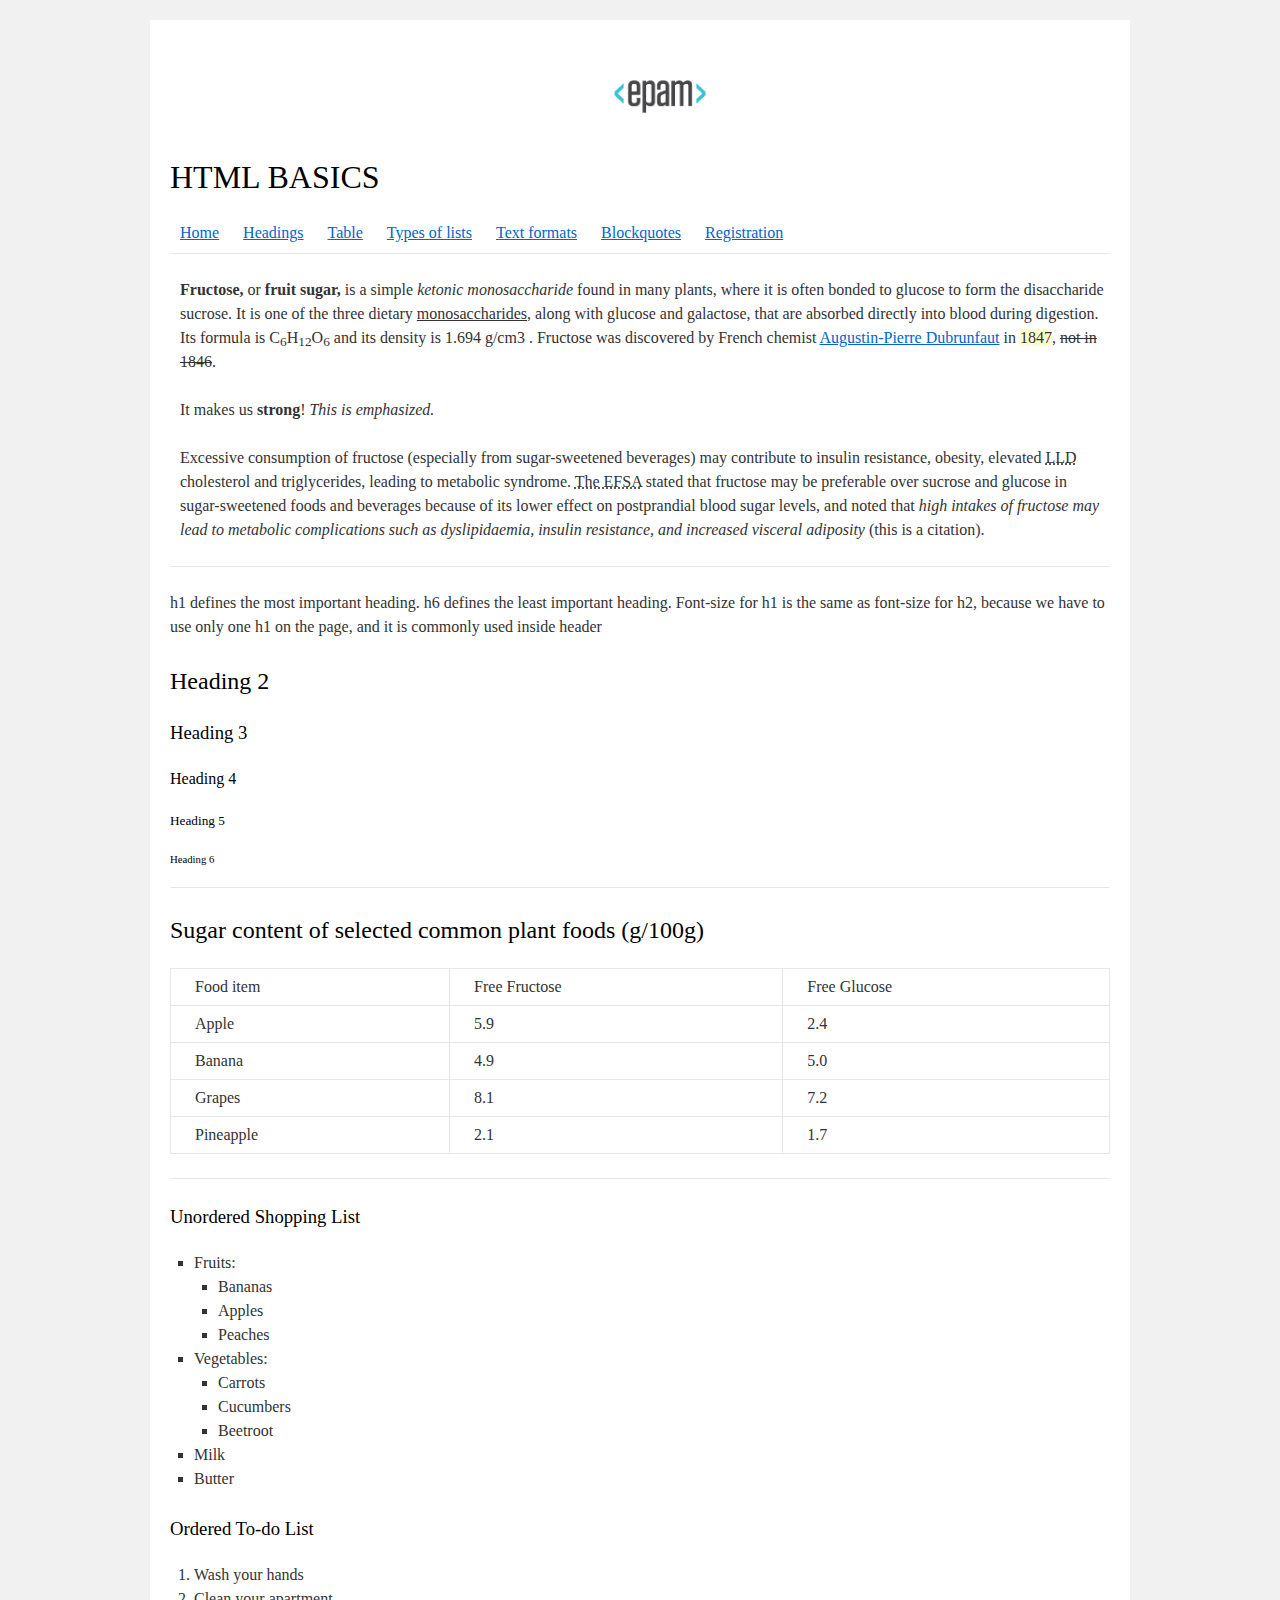
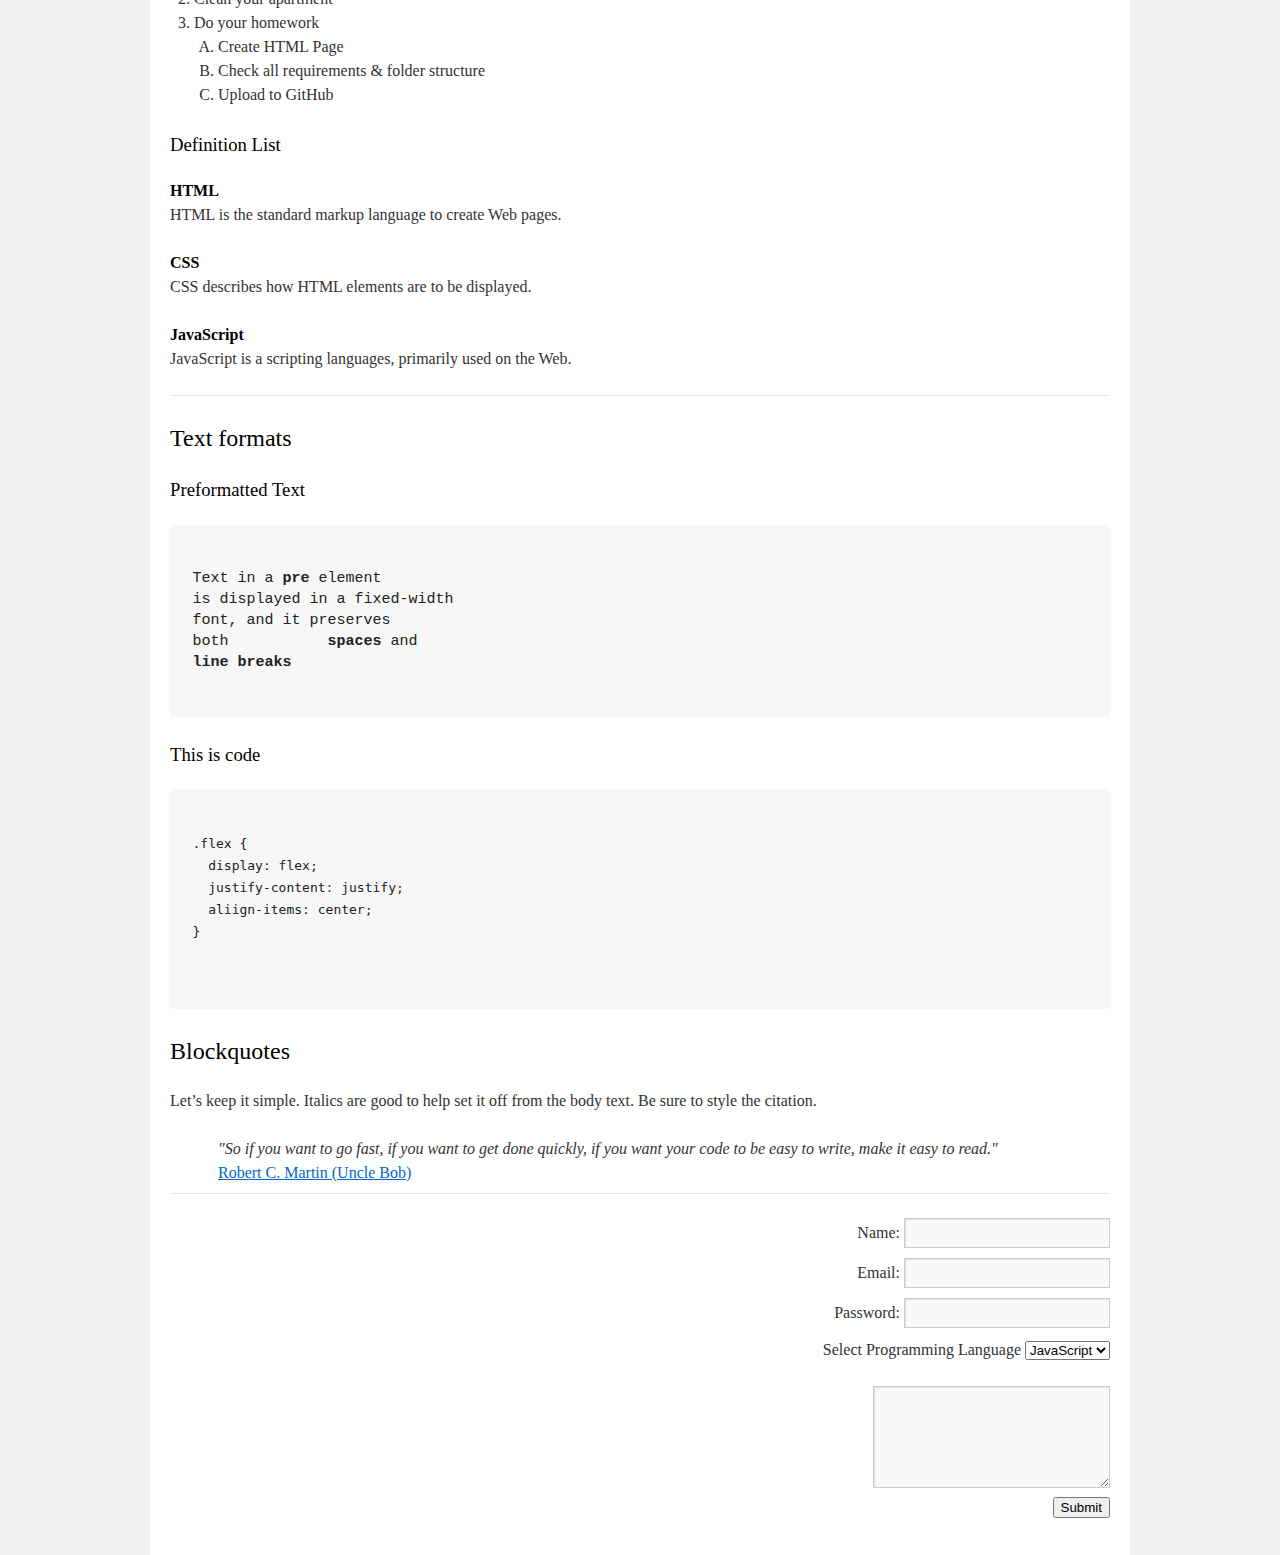
<file: FL13_HW1/homework/index.html>
<!DOCTYPE html>
<html lang="en">

<head>
  <meta charset="utf-8">
  <title>HTML Basics</title>
  <link rel="stylesheet" href="style.css">
</head>

<body>
  <div id="wrapper">
    <div id="main">
      <div id="container">
        <div id="content" role="main">
          <!-- TODO: Content goes here -->
          <div>
            <img src="./logo.png" alt="EPAM logo">
          </div>
          <h1>HTML BASICS</h1>
          <div>
            <nav>
              <a href="#main">Home</a>
              <a href="#headings">Headings</a>
              <a href="#table">Table</a>
              <a href="#typesOfList">Types of lists</a>
              <a href="#textFormats">Text formats</a>
              <a href="#blockquotes">Blockquotes</a>
              <a href="#registration">Registration</a>
            </nav>
          </div>
          <hr>
          <article aria-label="summary">
            <p>
              <b>Fructose,</b> or
              <b>fruit sugar,</b> is a simple
              <i>ketonic monosaccharide</i> found in many plants, where it is often bonded to glucose to form the disaccharide sucrose.
              It is one of the three dietary
              <u>monosaccharides</u>, along with glucose and galactose, that are absorbed directly into blood during digestion.
              Its formula is C<sub>6</sub>H<sub>12</sub>O<sub>6</sub> and its density is 1.694 g/cm3 .
              Fructose was discovered by French chemist
              <a href="#">Augustin-Pierre Dubrunfaut</a> in
              <ins>1847</ins>, <del>not in 1846</del>.
            </p>
            <p>
              It makes us <strong>strong</strong>!
              <em>This is emphasized.</em>
            </p>
            <p>
              Excessive consumption of fructose (especially from sugar-sweetened beverages) may contribute to insulin resistance, obesity, elevated
              <abbr title="Low-density lipoprotein">LLD</abbr> cholesterol and triglycerides, leading to metabolic syndrome.
              <abbr title="European Food Safety Authority">The EFSA</abbr> stated that fructose may be preferable over sucrose and glucose in sugar-sweetened foods and beverages because of its lower effect on postprandial blood sugar levels, and
              noted that <cite>high intakes of fructose may lead to metabolic complications such as dyslipidaemia, insulin resistance, and increased visceral adiposity</cite> (this is a citation).
            </p>
          </article>
          <hr>
          <div id="headings">
            <p>h1 defines the most important heading. h6 defines the least important heading. Font-size for h1 is the same as font-size for h2, because we have to use only one h1 on the page, and it is commonly used inside header</p>
            <h2>Heading 2</h2>
            <h3>Heading 3</h3>
            <h4>Heading 4</h4>
            <h5>Heading 5</h5>
            <h6>Heading 6</h6>
          </div>
          <hr>
          <div id="table">
            <h2>Sugar content of selected common plant foods (g/100g)</h2>
            <table>
              <thead>
                <tr>
                  <td>Food item</td>
                  <td>Free Fructose</td>
                  <td>Free Glucose</td>
                </tr>
              </thead>
              <tbody>
                <tr>
                  <td>Apple</td>
                  <td>5.9</td>
                  <td>2.4</td>
                </tr>
                <tr>
                  <td>Banana</td>
                  <td>4.9</td>
                  <td>5.0</td>
                </tr>
                <tr>
                  <td>Grapes</td>
                  <td>8.1</td>
                  <td>7.2</td>
                </tr>
                <tr>
                  <td>Pineapple</td>
                  <td>2.1</td>
                  <td>1.7</td>
                </tr>
              </tbody>
            </table>
          </div>
          <hr>
          <div id="typesOfList">
            <h3>Unordered Shopping List</h3>
            <ul>
              <li>
                Fruits:
                <ul>
                  <li>Bananas</li>
                  <li>Apples</li>
                  <li>Peaches</li>
                </ul>
              </li>
              <li>
                Vegetables:
                <ul>
                  <li>Carrots</li>
                  <li>Cucumbers</li>
                  <li>Beetroot</li>
                </ul>
              </li>
              <li>Milk</li>
              <li>Butter</li>
            </ul>
            <h3>Ordered To-do List</h3>
            <ol>
              <li>Wash your hands</li>
              <li>Clean your apartment</li>
              <li>
                Do your homework
                <ol  type="A">
                  <li>Create HTML Page</li>
                  <li>Check all requirements & folder structure</li>
                  <li>Upload to GitHub</li>
                </ol>
              </li>
            </ol>
            <h3>Definition List</h3>
            <dl>
              <dt>HTML</dt>
              <dd>HTML is the standard markup language to create Web pages.</dd>
              <dt>CSS</dt>
              <dd>CSS describes how HTML elements are to be displayed.</dd>
              <dt>JavaScript</dt>
              <dd>JavaScript is a scripting languages, primarily used on the Web.</dd>
            </dl>
          </div>
          <hr>
          <div id="textFormats">
            <h2>Text formats</h2>
            <h3>Preformatted Text</h3>
            <pre>

Text in a <b>pre</b> element
is displayed in a fixed-width
font, and it preserves
both           <b>spaces</b> and
<b>line breaks</b>
            </pre>
            <h3>This is code</h3>
            <pre>
              <code>
.flex {
  display: flex;
  justify-content: justify;
  aliign-items: center;
}  
            </code>
          </pre>
        </div>
          <div id="blockquotes">
            <h2>Blockquotes</h2>
            <p>Let’s keep it simple. Italics are good to help set it off from the body text. Be sure to style the citation.</p>
            <blockquote>
              <div>
                "So if you want to go fast, if you want to get done quickly, if you want your code to be easy to write, make it easy to read."
              </div>
              <cite><a href="#">Robert C. Martin (Uncle Bob)</a></cite>
            </blockquote>
          </div>
          <hr>
          <div id="registration">
            <form>
              <div>
                Name:
                <input type="text">
              </div>
              <div>
                Email:
                <input type="email">
              </div>
              <div>
                Password:
                <input type="password">
              </div>
              <div>
                Select Programming Language
                <select name="programmingLanguage">
                  <option value="JavaScript">JavaScript</option>
                  <option value=".Net">.Net</option>
                  <option value="Java">Java</option>
                </select>
              </div>
              <br>
              <div>
                <textarea cols="24" rows="4"></textarea>
              </div>
              <div>
                <button type="button">Submit</button>
              </div>
            </form>
          </div>
        </div>
      </div>
    </div>
  </div>
</body>
</html>
</file>
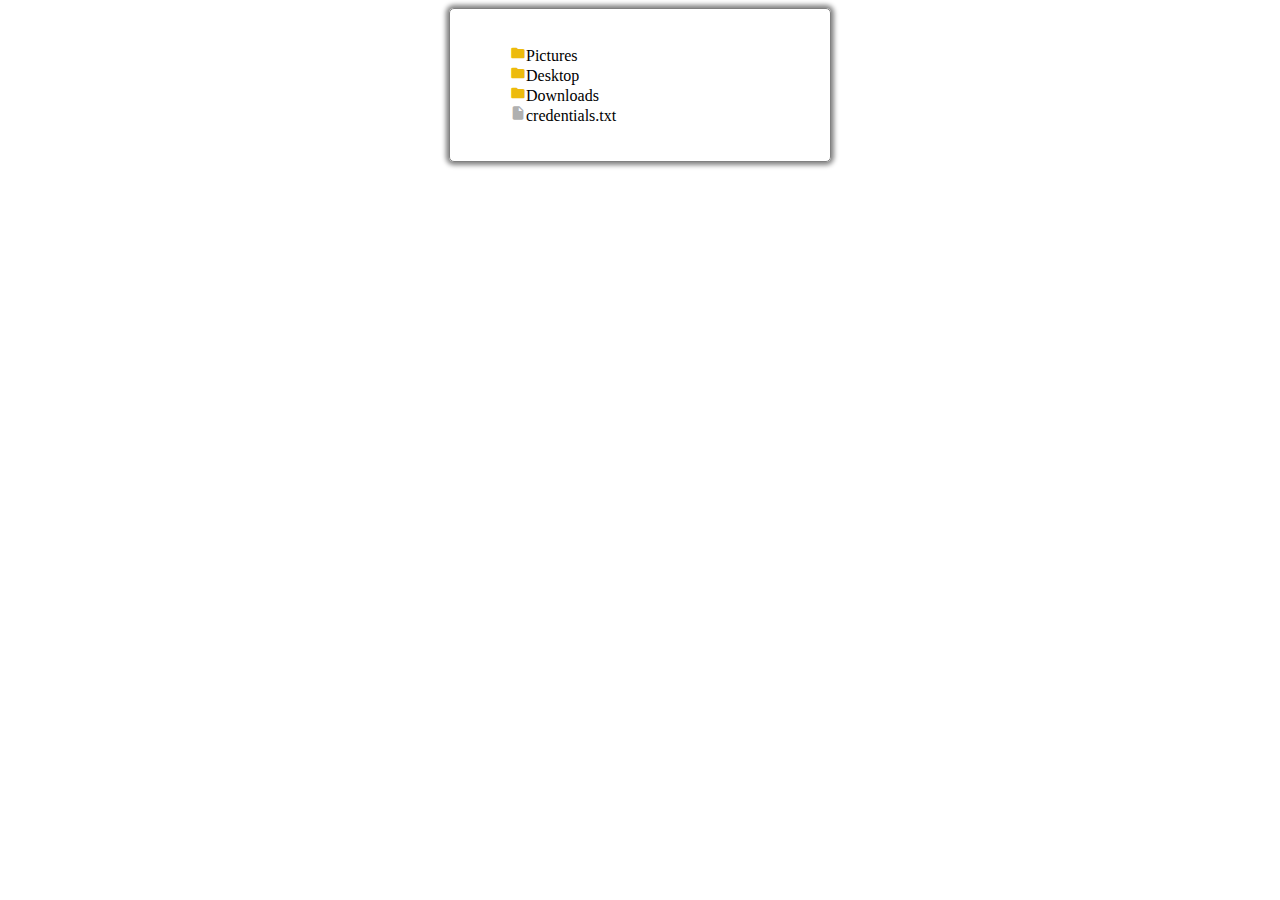
<file: FL13_HW11/homework/index.html>
<!-- DO NOT MODIFY THIS FILE -->
<!DOCTYPE html>
<html lang="en">
<head>
  <meta charset="UTF-8">
  <title>Homework 11 - DOM</title>
  <link rel="stylesheet" href="material-icons/material-icons.css">
  <link rel="stylesheet" href="styles.css">
</head>
<body>
  <div id="root"></div>

  <script src="./app.js"></script>
</body>
</html>
</file>
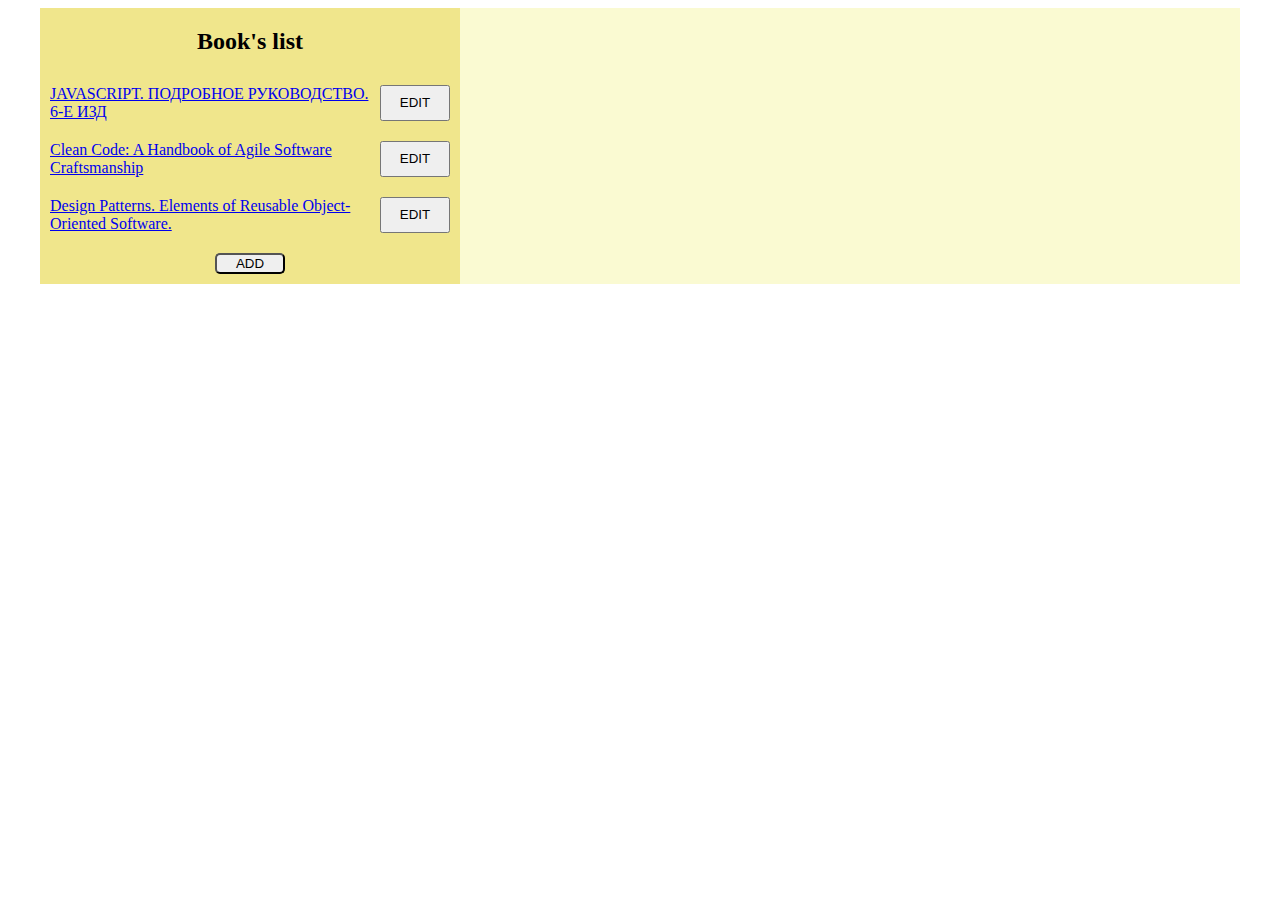
<file: FL13_HW12/homework/index.html>
<!DOCTYPE html>
<html lang="en">
<head>
  <meta charset="UTF-8">
  <title>Homework 12 - BOM</title>
  <link rel="stylesheet" href="styles.css">
</head>
<body>
  <div id="root"></div>
  <script src="./books.js"></script>
  <script src="./app.js"></script>
</body>
</html>
</file>
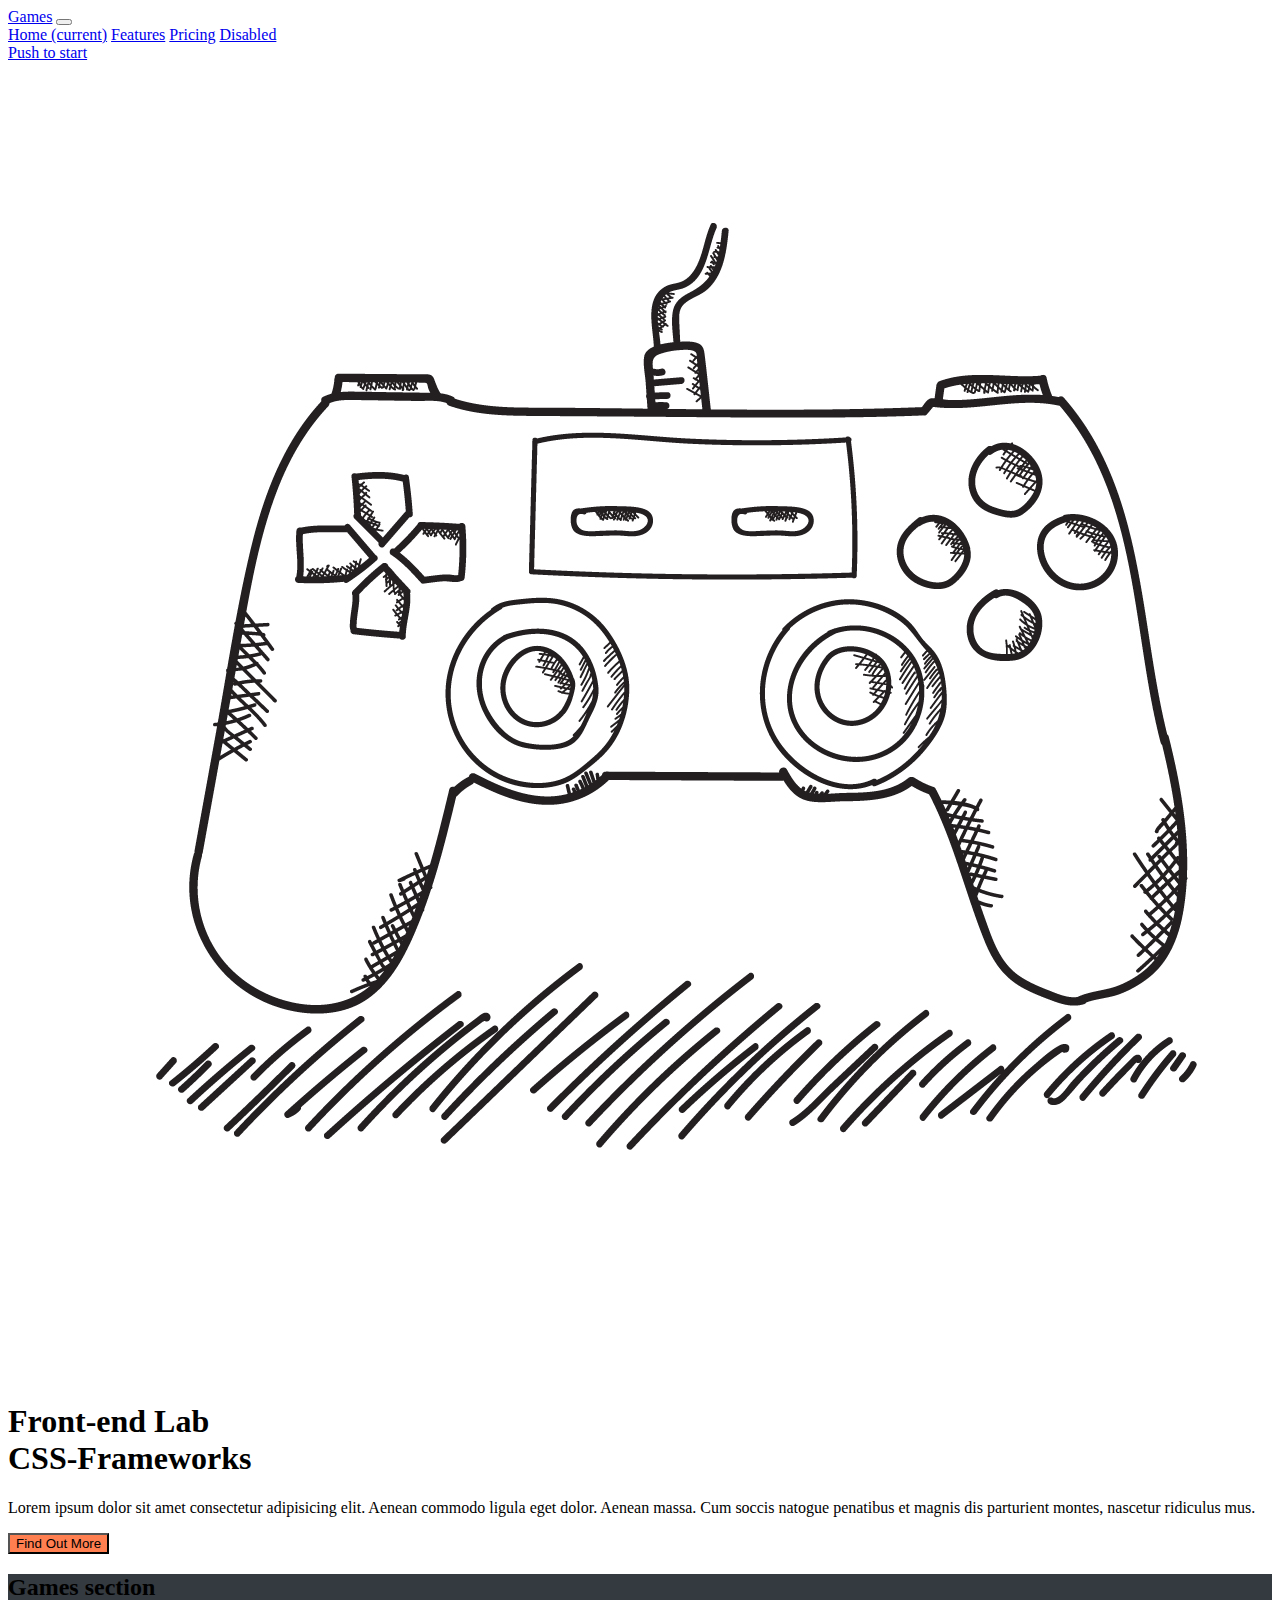
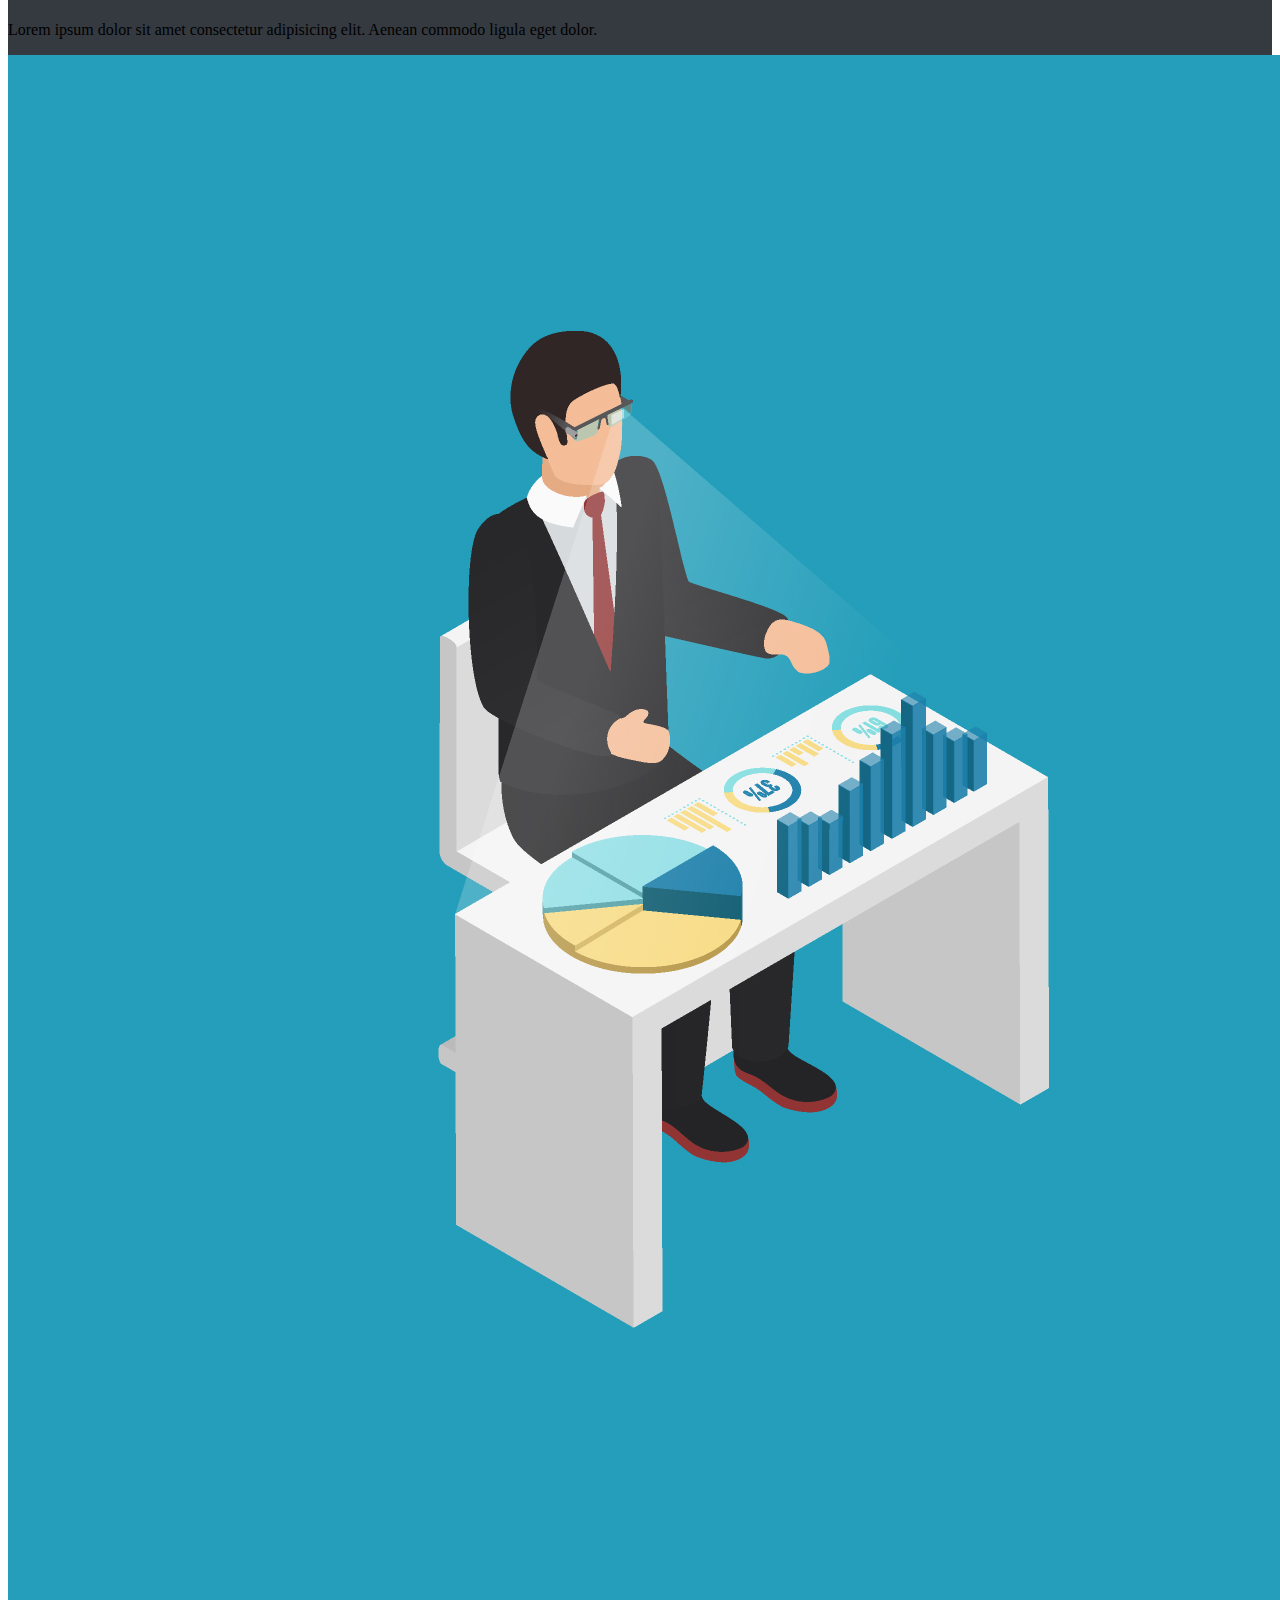
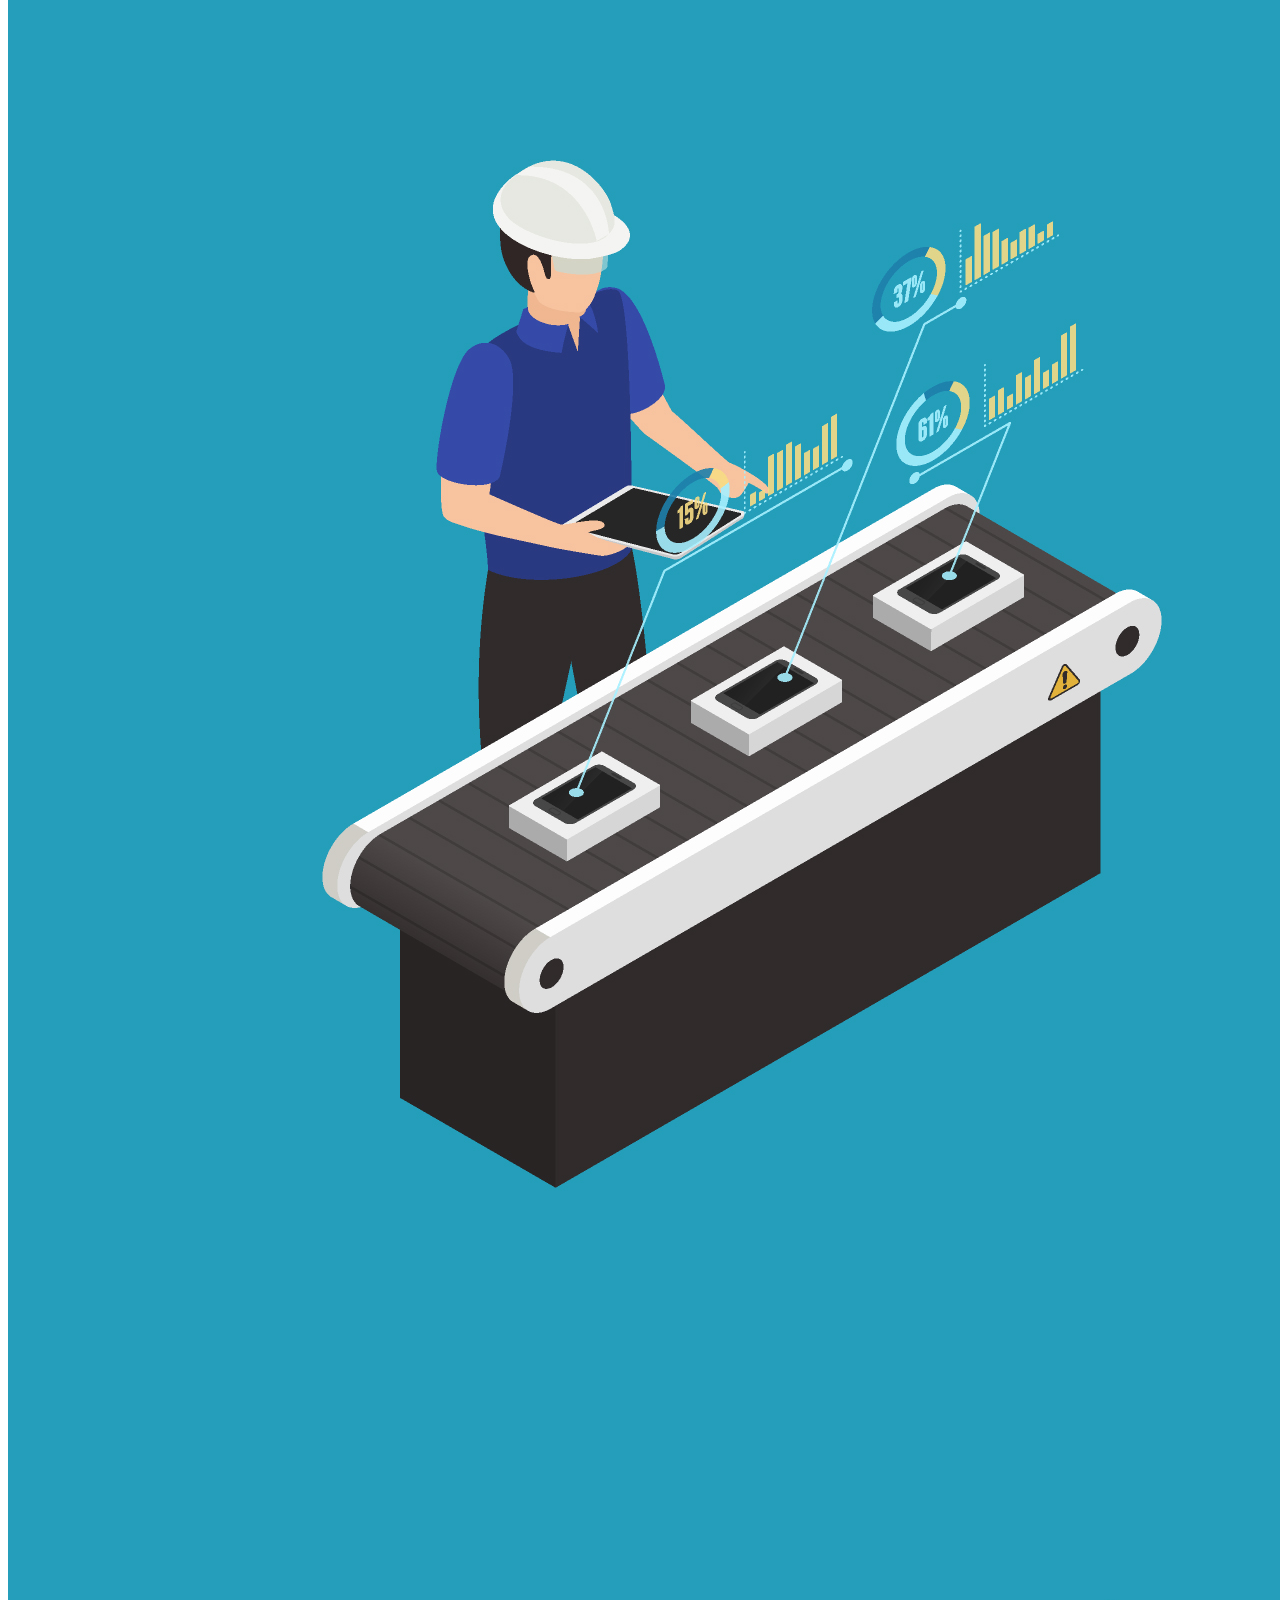
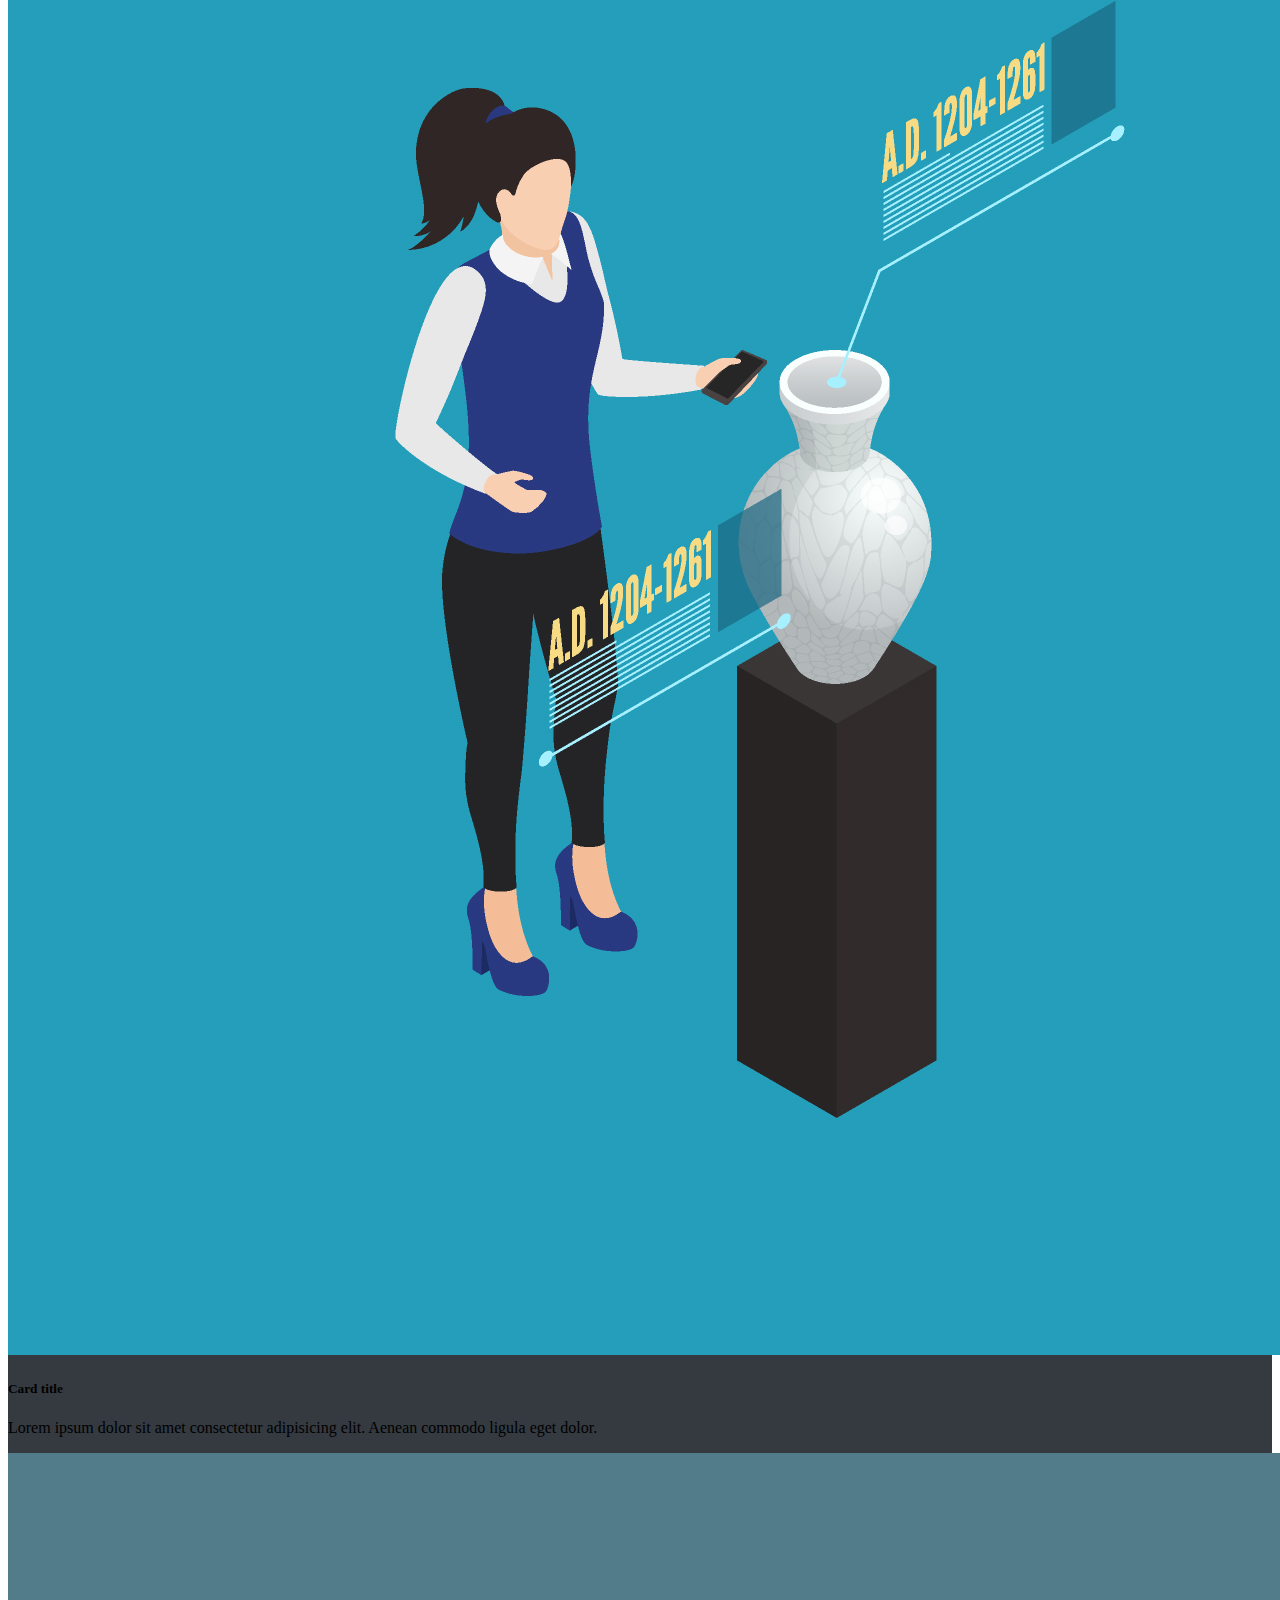
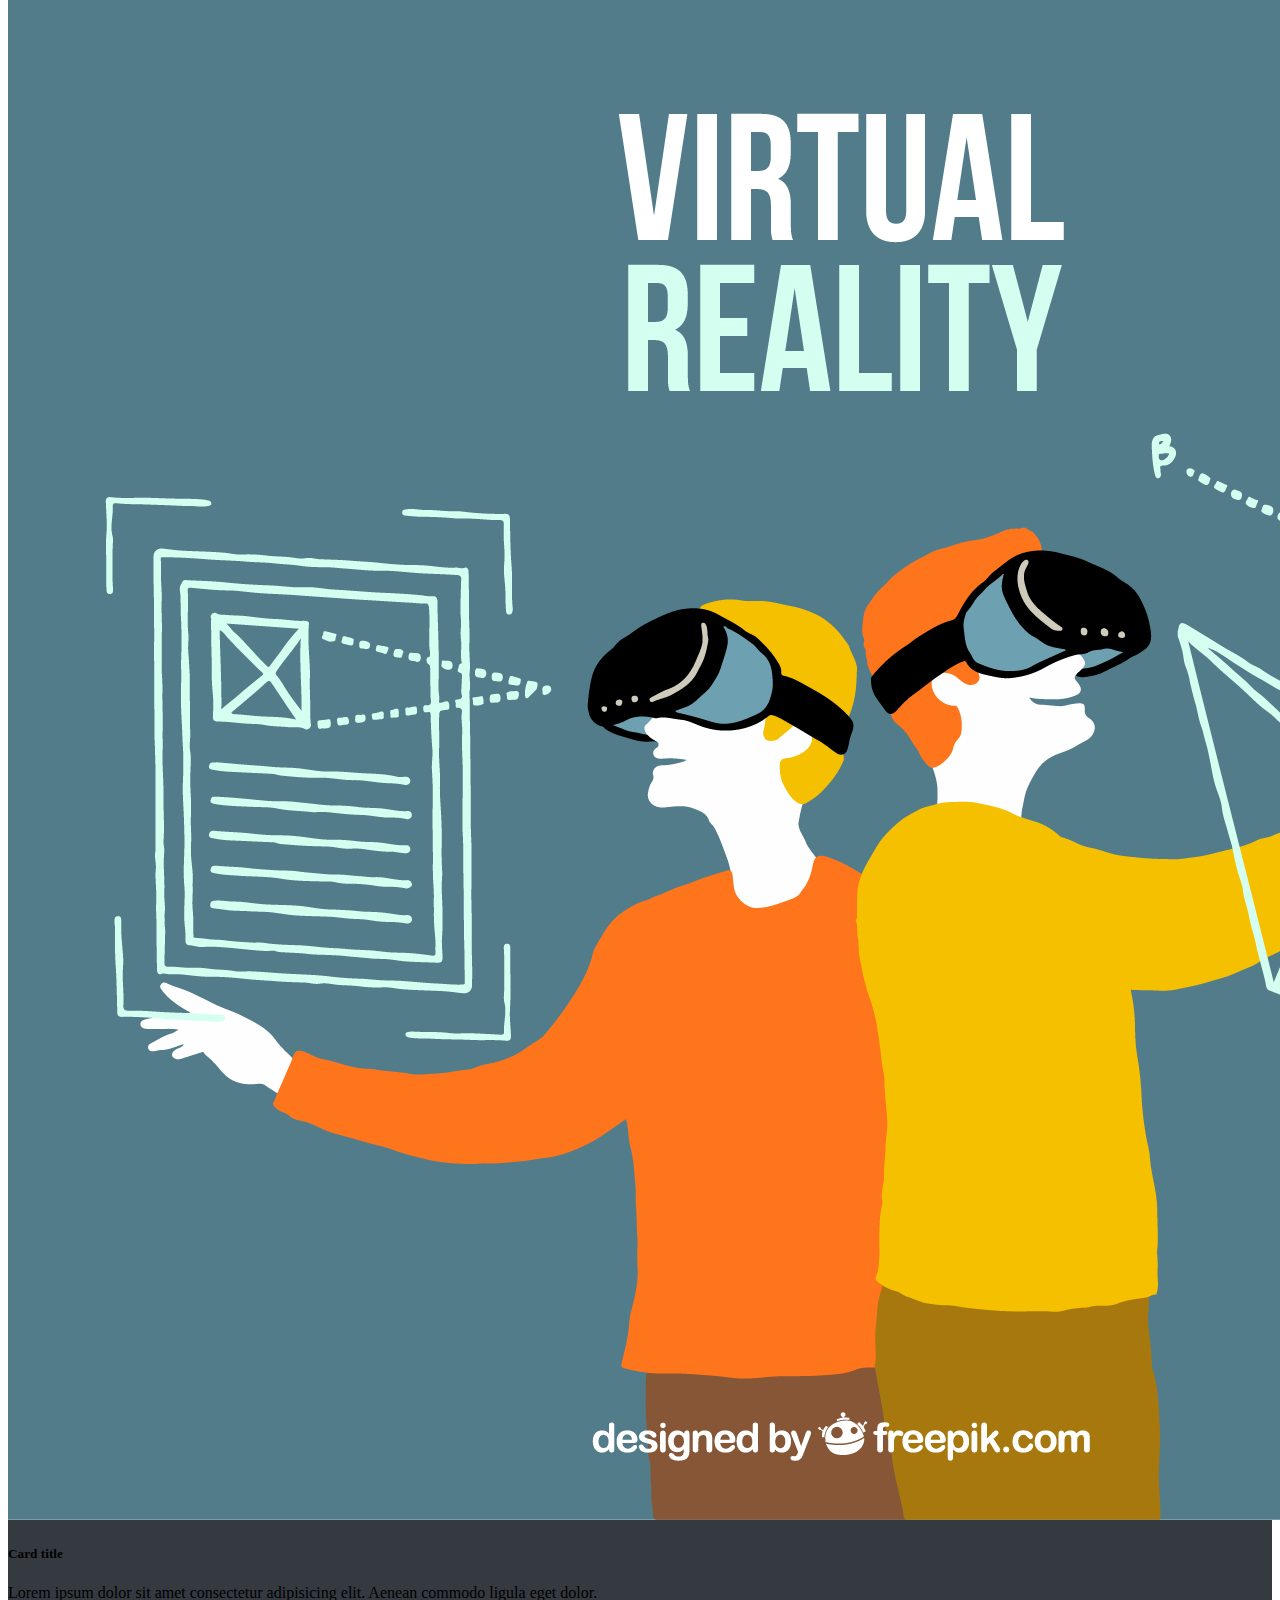
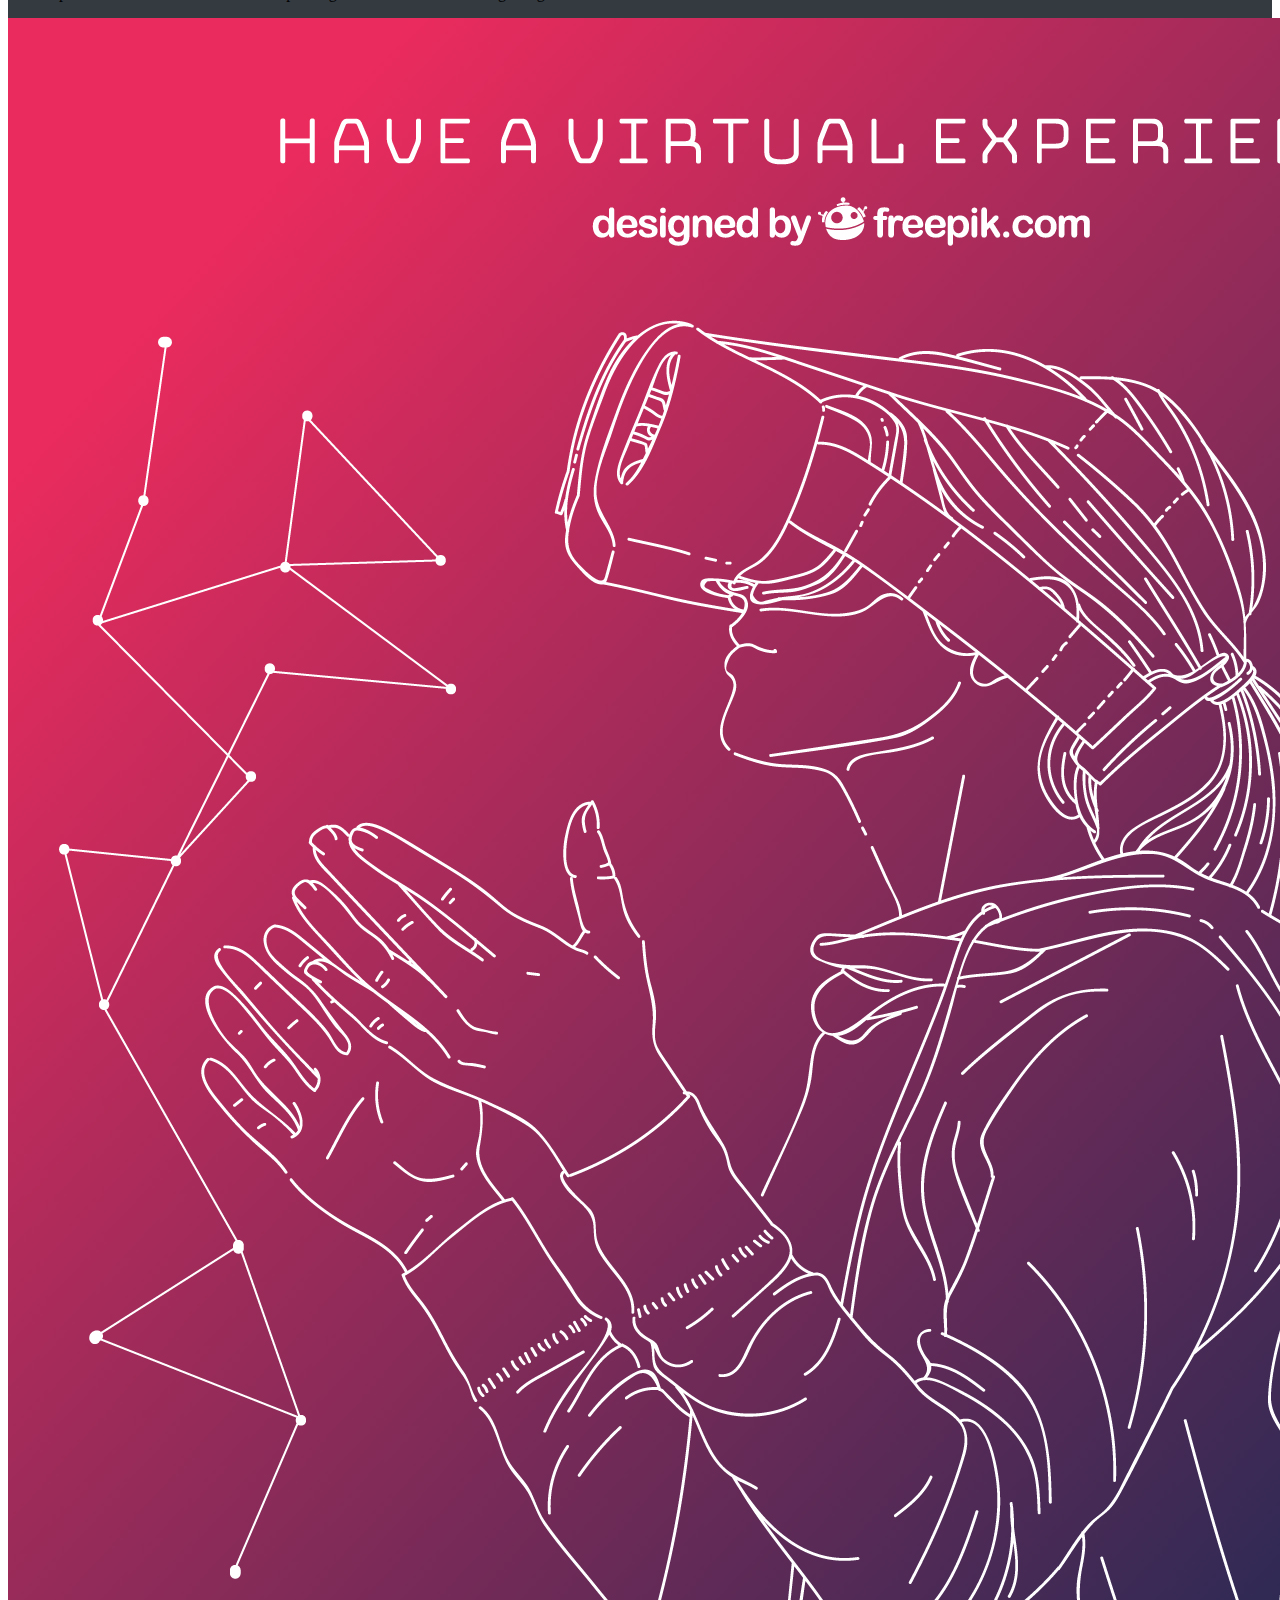
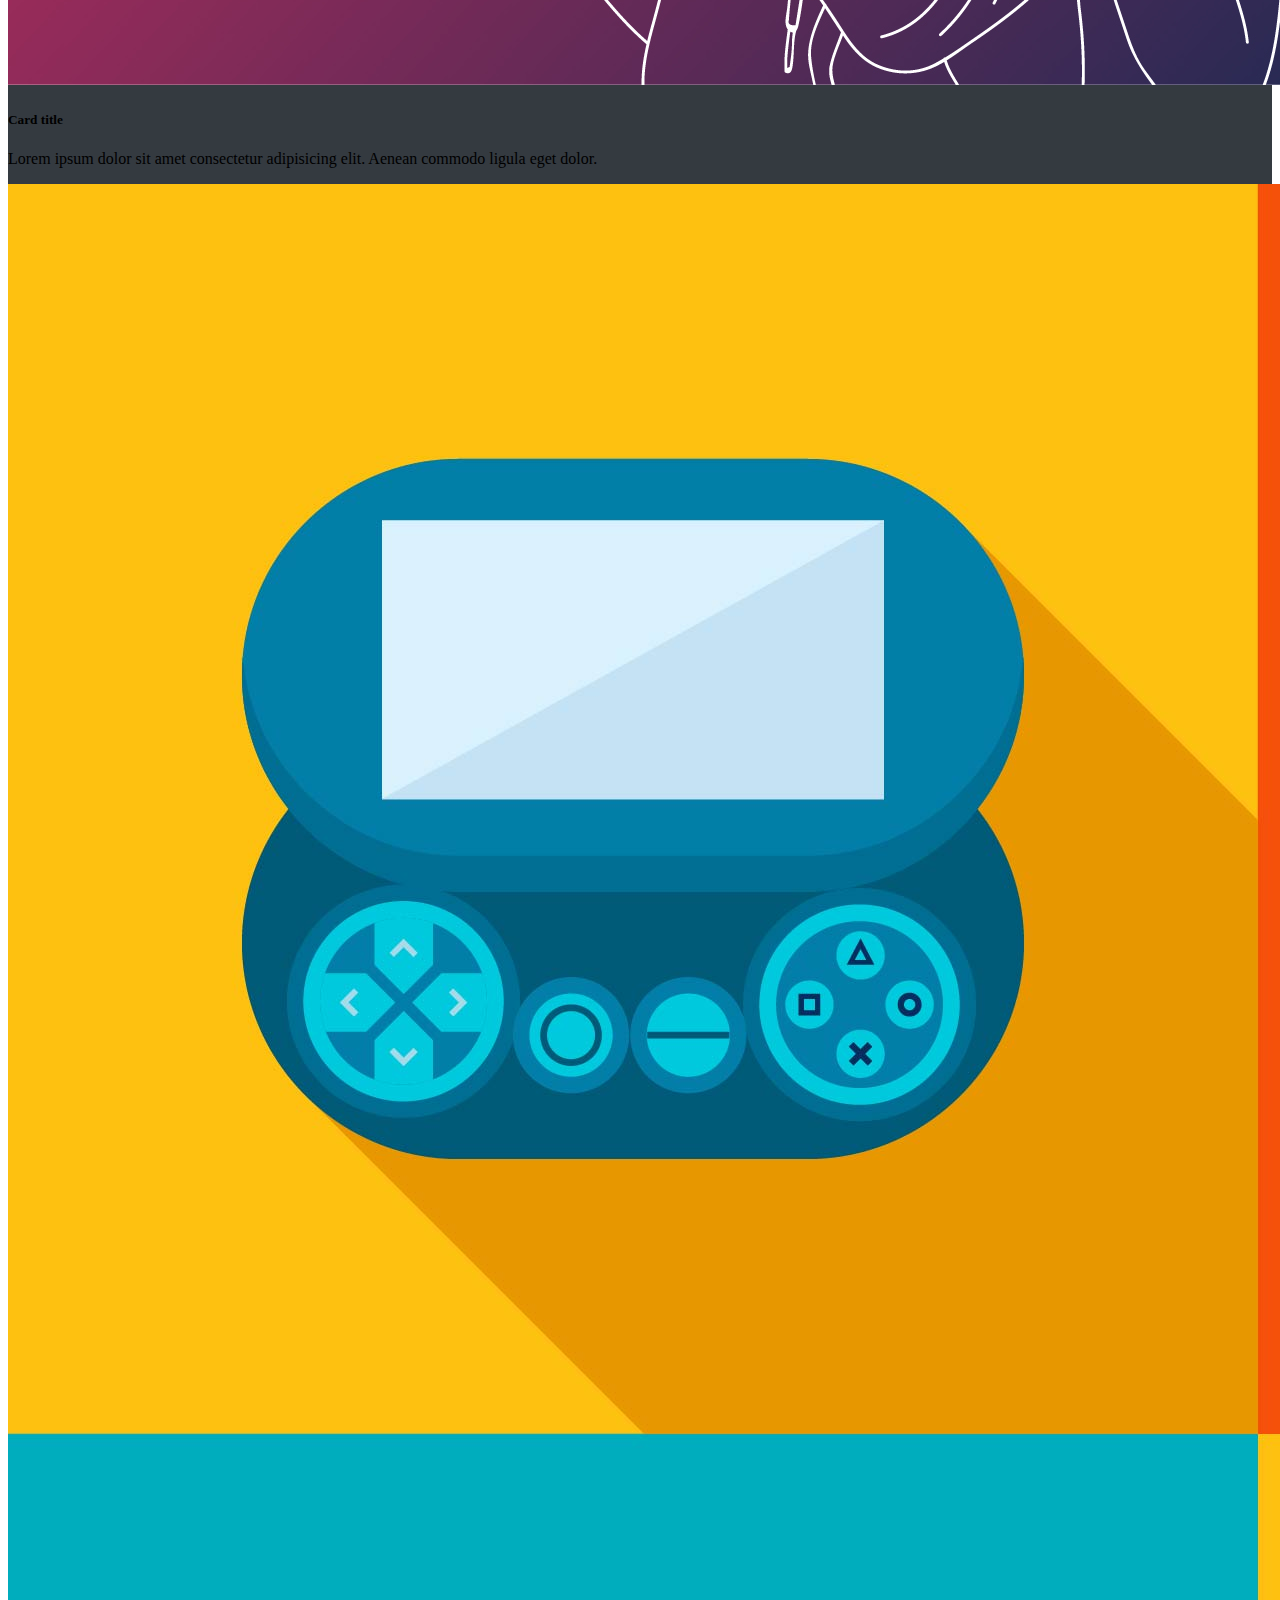
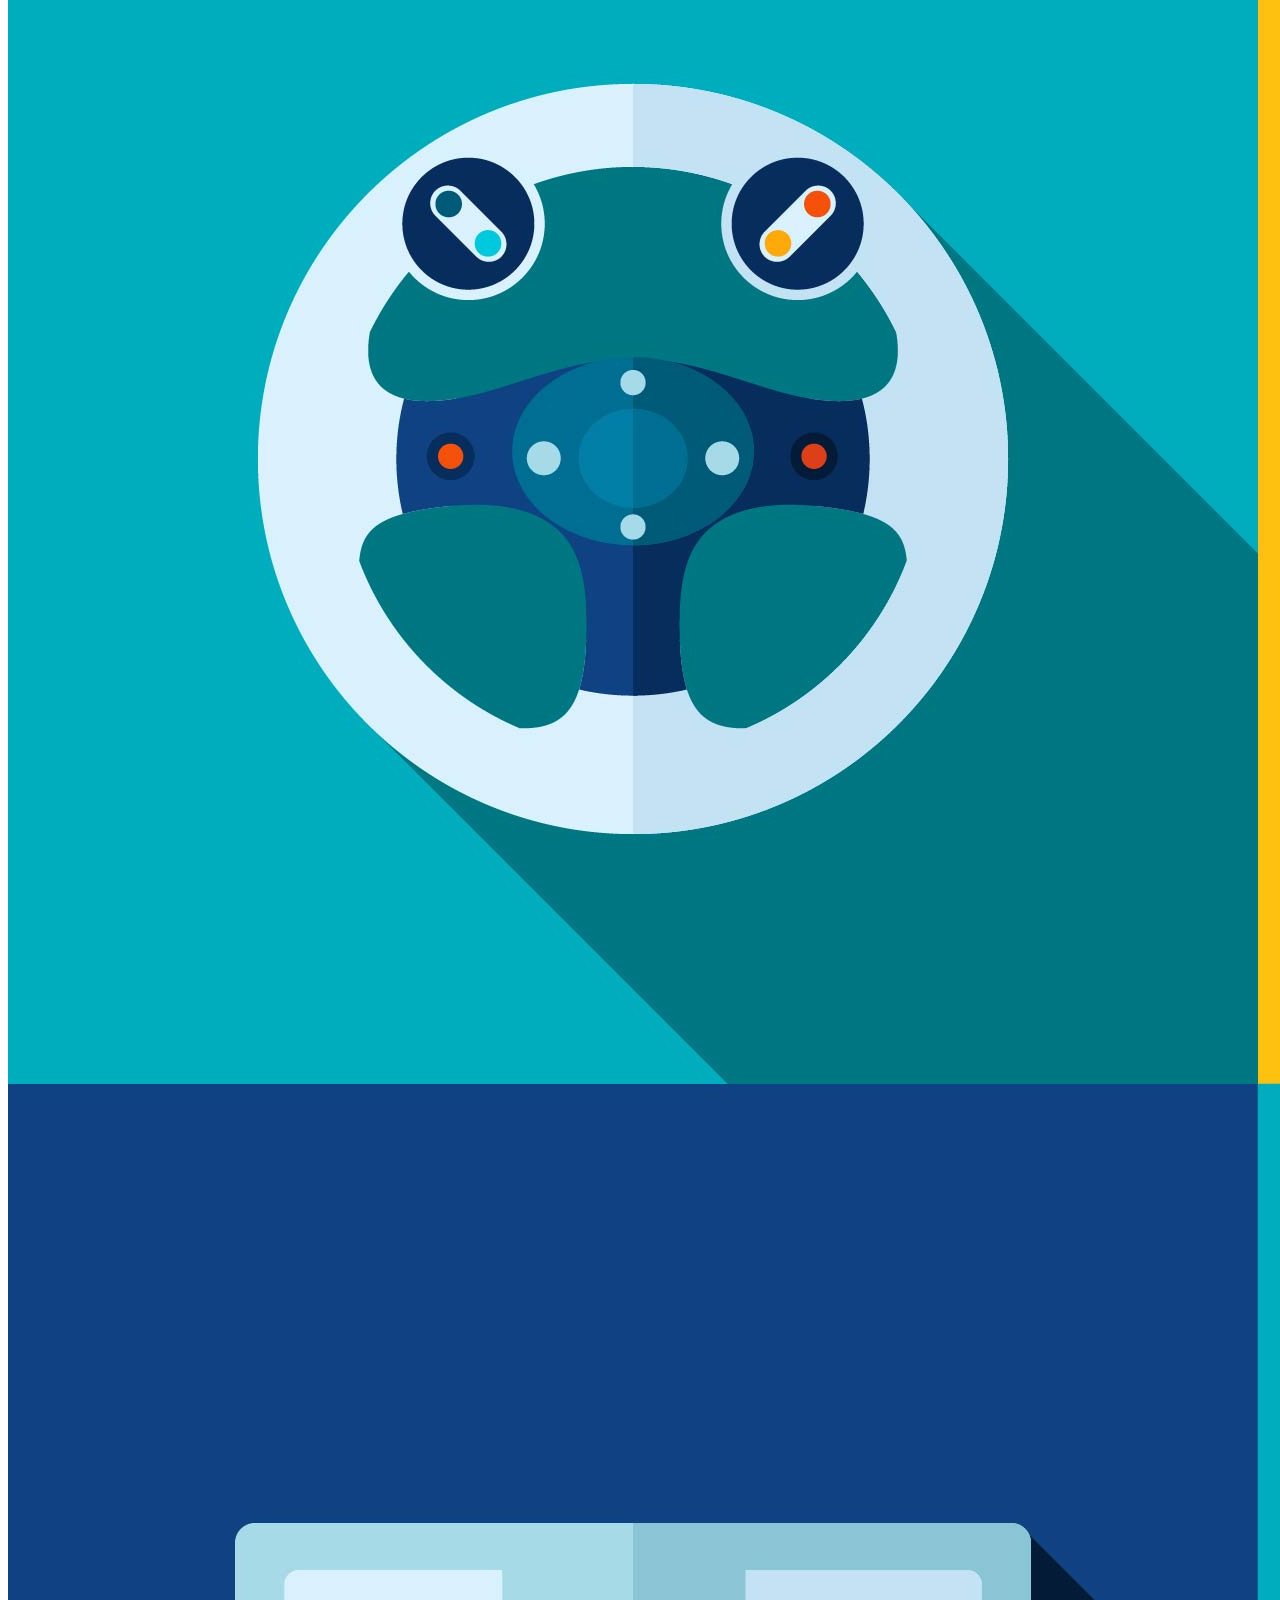
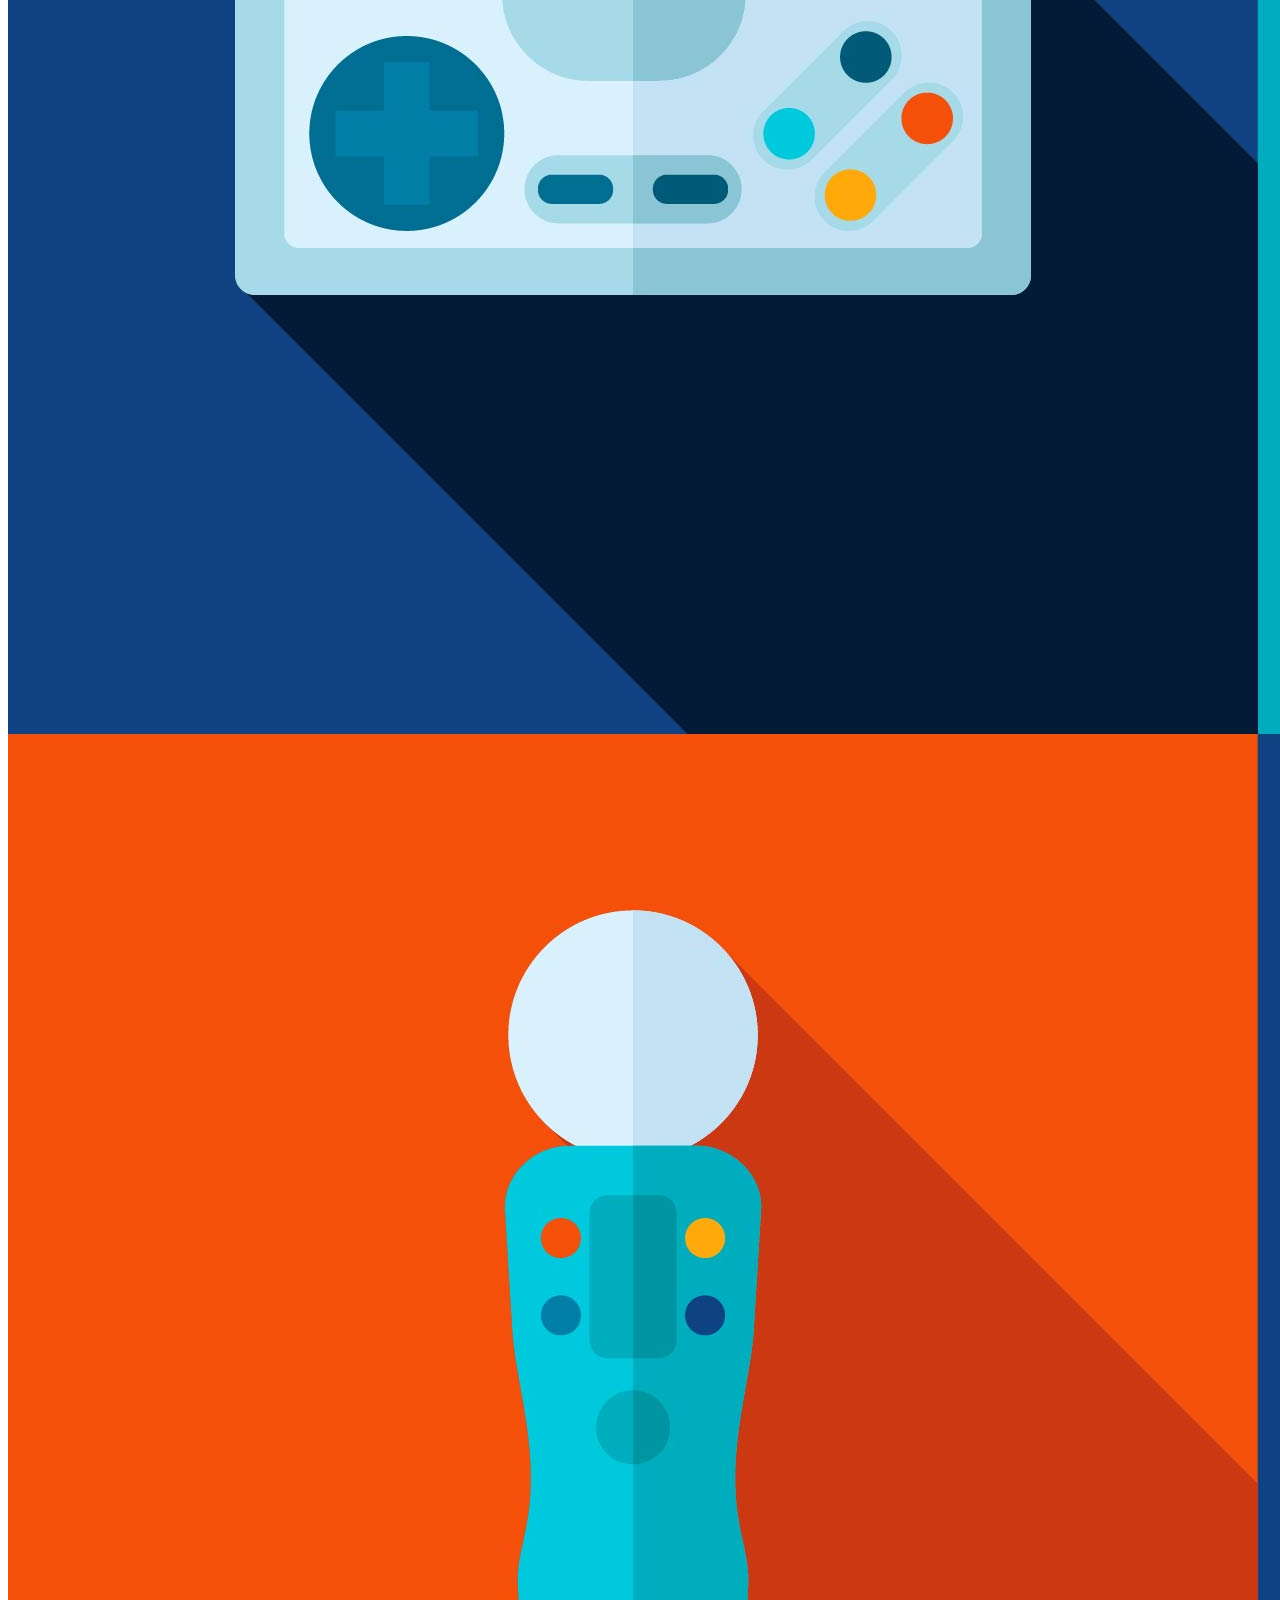
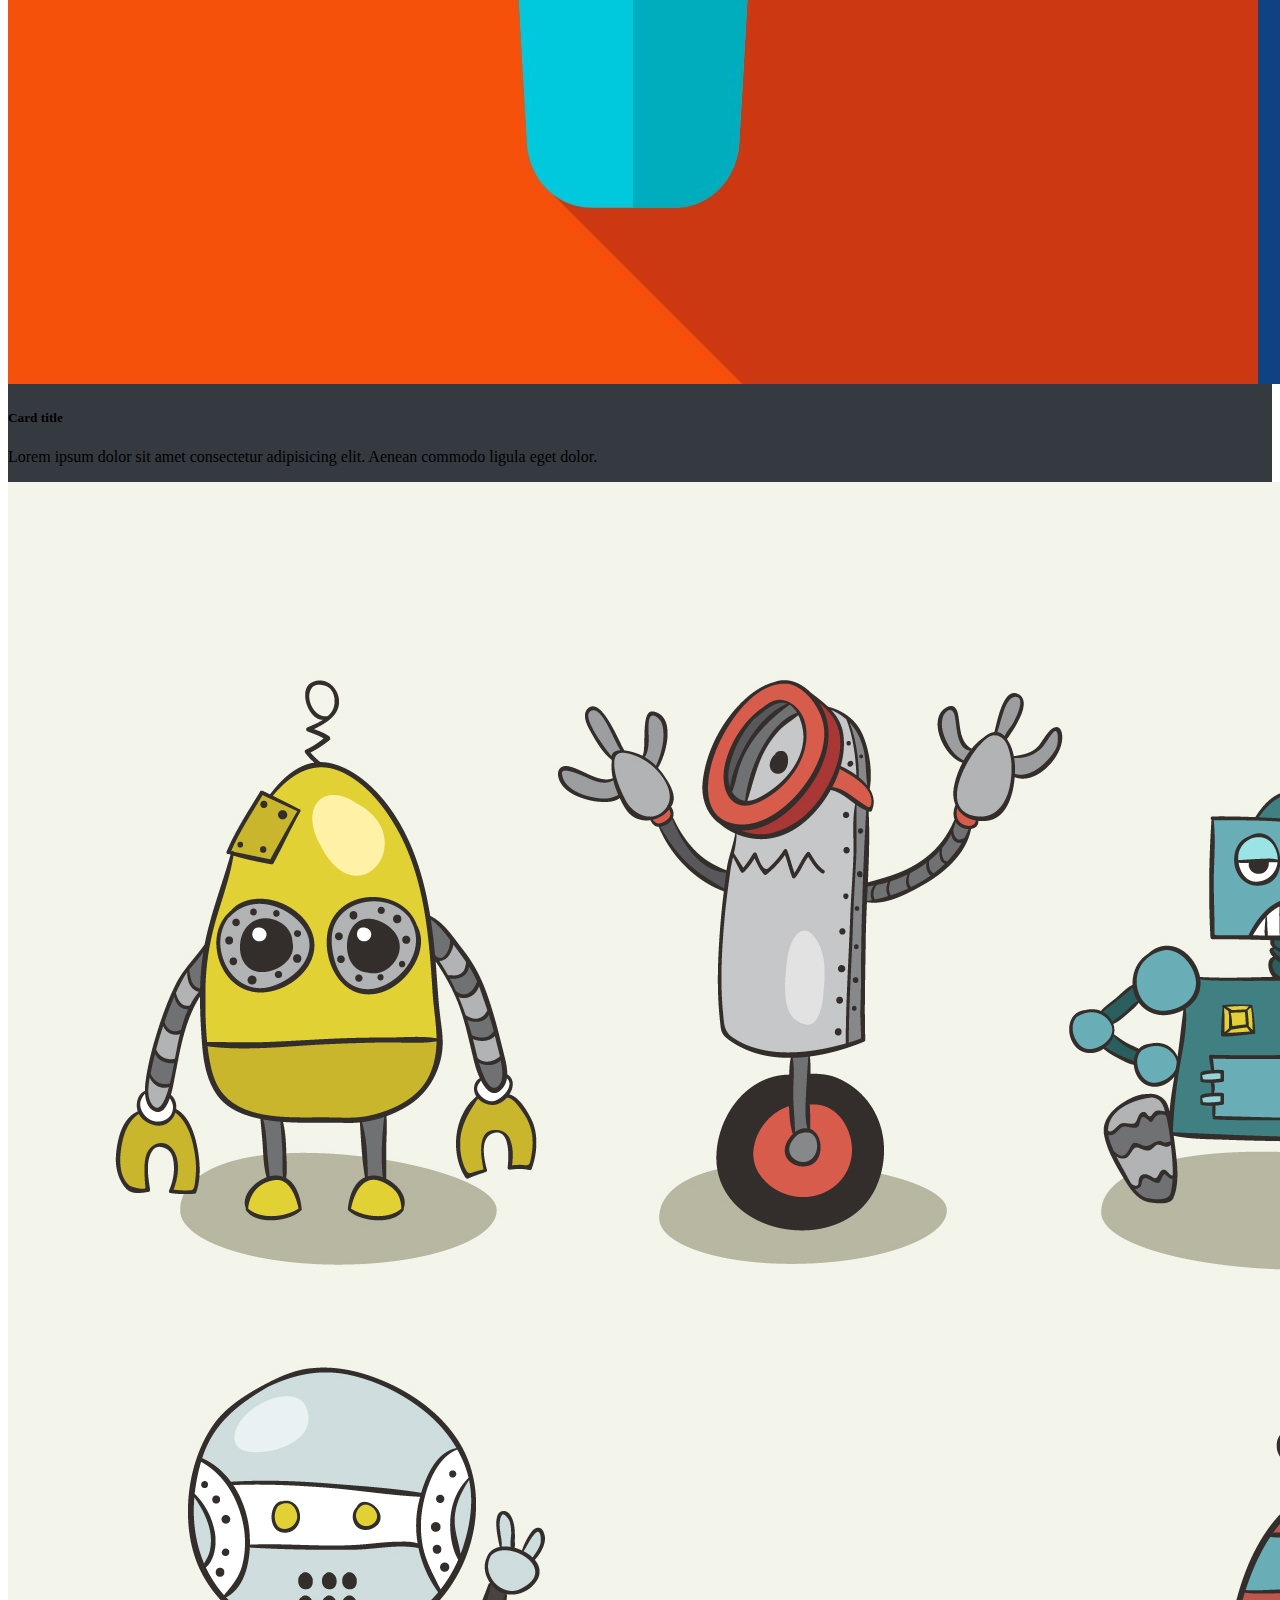
<file: FL13_HW13/homework/index.html>
<!doctype html>
<html lang="zxx">
  <head>
    <meta charset="utf-8">
    <meta name="viewport" content="width=device-width, initial-scale=1, shrink-to-fit=no">
    <link rel="stylesheet" href="https://stackpath.bootstrapcdn.com/bootstrap/4.5.0/css/bootstrap.min.css" integrity="sha384-9aIt2nRpC12Uk9gS9baDl411NQApFmC26EwAOH8WgZl5MYYxFfc+NcPb1dKGj7Sk" crossorigin="anonymous">
    <link rel="stylesheet" href="./css/styles.css">
    <title>Games</title>
  </head>
  <body>
    <div class="container">
      <nav class="navbar navbar-expand-lg d-flex justify-content-between navbar-light bg-wight px-0 col-12">
        <a class="navbar-brand font-weight-bold col-3 px-0" href="#">Games</a>
        <button class="navbar-toggler" type="button" data-toggle="collapse" data-target="#navbarNavAltMarkup" aria-controls="navbarNavAltMarkup" aria-expanded="false" aria-label="Toggle navigation">
          <span class="navbar-toggler-icon"></span>
        </button>
        <div class="collapse navbar-collapse justify-content-between col-lg-8 px-0" id="navbarNavAltMarkup">
          <div class="navbar-nav">
            <a class="nav-item nav-link text-dark" href="#">Home <span class="sr-only">(current)</span></a>
            <a class="nav-item nav-link text-dark" href="#">Features</a>
            <a class="nav-item nav-link text-dark" href="#">Pricing</a>
            <a class="nav-item nav-link text-dark disabled" href="#">Disabled</a>
          </div>
          <a class="d-block p-2 bg-dark text-white" href="#">Push to start</a>
        </div>
      </nav>
      <div class="row row-cols-12 flex-lg-row-reverse">
        <figure class="figure col-12 col-lg-7">
          <img src="./assets/hero-5.jpg" class="figure-img img-fluid" alt="...">
        </figure>
        <div class="griting-block container border-0 align-self-center mb-5 col-12 col-lg-5">
          <h1 class="griting-block__title">Front-end Lab<br>CSS-Frameworks</h1>
          <p class="griting-block__text">Lorem ipsum dolor sit amet consectetur adipisicing elit. Aenean commodo ligula eget dolor. Aenean massa. Cum soccis natogue penatibus et magnis dis parturient montes, nascetur ridiculus mus.</p>
          <button type="button" class="griting-block__btn_corporative btn btn-lg mt-3 text-white">Find Out More</button>
        </div>
      </div>
    </div>
    <div>
      <div class="game-section_datk container py-5 text-white text-center">
        <h2 class="game-section__title">Games section</h2>
        <p class="game-section__description mx-auto col-12 col-md-8 col-lg-6">Lorem ipsum dolor sit amet consectetur adipisicing elit. Aenean commodo ligula eget dolor.</p>
        <div class="game-section__cards-section row row-cols-1 row-cols-md-2 row-cols-lg-3">
          <div class="game-section__card_small col mb-3">
            <div class="card text-center border-0 bg-transparent mt-4">
              <img src="./assets/1.jpg" class="card-img-top" alt="...">
              <div class="card-body">
                <h5 class="card-title">Card title</h5>
                <p class="card-text">Lorem ipsum dolor sit amet consectetur adipisicing elit. Aenean commodo ligula eget dolor.</p>
              </div>
            </div>
          </div>
          <div class="game-section__card_small col mb-3">
            <div class="card text-center border-0 bg-transparent mt-4">
              <img src="./assets/2.jpg" class="card-img-top" alt="...">
              <div class="card-body">
                <h5 class="card-title">Card title</h5>
                <p class="card-text">Lorem ipsum dolor sit amet consectetur adipisicing elit. Aenean commodo ligula eget dolor.</p>
              </div>
            </div>
          </div>
          <div class="game-section__card_small col mb-3">
            <div class="card text-center border-0 bg-transparent mt-4">
              <img src="./assets/3.jpg" class="card-img-top" alt="...">
              <div class="card-body">
                <h5 class="card-title">Card title</h5>
                <p class="card-text">Lorem ipsum dolor sit amet consectetur adipisicing elit. Aenean commodo ligula eget dolor.</p>
              </div>
            </div>
          </div>
          <div class="game-section__card_small col mb-3">
            <div class="card text-center border-0 bg-transparent mt-4">
              <img src="./assets/4.jpg" class="card-img-top" alt="...">
              <div class="card-body">
                <h5 class="card-title">Card title</h5>
                <p class="card-text">Lorem ipsum dolor sit amet consectetur adipisicing elit. Aenean commodo ligula eget dolor.</p>
              </div>
            </div>
          </div>
          <div class="game-section__card_small  col mb-3">
            <div class="card text-center border-0 bg-transparent mt-4">
              <img src="./assets/5.jpg" class="card-img-top" alt="...">
              <div class="card-body">
                <h5 class="card-title">Card title</h5>
                <p class="card-text">Lorem ipsum dolor sit amet consectetur adipisicing elit. Aenean commodo ligula eget dolor.</p>
              </div>
            </div>
          </div>
          <div class="game-section__card_small col mb-3">
            <div class="card text-center border-0 bg-transparent mt-4">
              <img src="./assets/6.jpg" class="card-img-top" alt="...">
              <div class="card-body">
                <h5 class="card-title">Card title</h5>
                <p class="card-text">Lorem ipsum dolor sit amet consectetur adipisicing elit. Aenean commodo ligula eget dolor.</p>
              </div>
            </div>
          </div>
        </div>
      </div>
    </div>
    <div class="game-section_light container py-5 text-center">
      <h2 class="game-section__title">Games section</h2>
      <p class="game-section__description mx-auto col-12 col-md-8">Lorem ipsum dolor sit amet consectetur adipisicing elit.</p>
      <div class="game-section__card-section row row-cols-1 row-cols-lg-2">
        <div class="game-section__card_big  col mb-4">
          <div class="card border-0 bg-transparent mt-4">
            <img src="./assets/7.jpg" class="card-img-top shadow" alt="...">
            <div class="card-body">
              <h5 class="card-title">Card title</h5>
              <p class="card-text">Lorem ipsum dolor sit amet consectetur adipisicing elit. Aenean commodo ligula eget dolor.</p>
            </div>
          </div>
        </div>
        <div class="game-section__card_big col mb-4">
          <div class="card border-0 bg-transparent mt-4">
            <img src="./assets/8.jpg" class="card-img-top shadow" alt="...">
            <div class="card-body">
              <h5 class="card-title">Card title</h5>
              <p class="card-text">Lorem ipsum dolor sit amet consectetur adipisicing elit. Aenean commodo ligula eget dolor.</p>
            </div>
          </div>
        </div>
        <div class="game-section__card_big col mb-4">
          <div class="card border-0 bg-transparent mt-4">
            <img src="./assets/9.jpg" class="card-img-top shadow" alt="...">
            <div class="card-body">
              <h5 class="card-title">Card title</h5>
              <p class="card-text">Lorem ipsum dolor sit amet consectetur adipisicing elit. Aenean commodo ligula eget dolor.</p>
            </div>
          </div>
        </div>
        <div class="game-section__card_big col mb-4">
          <div class="card border-0 bg-transparent mt-4">
            <img src="./assets/10.jpg" class="card-img-top shadow" alt="...">
            <div class="card-body">
              <h5 class="card-title">Card title</h5>
              <p class="card-text">Lorem ipsum dolor sit amet consectetur adipisicing elit. Aenean commodo ligula eget dolor.</p>
            </div>
          </div>
        </div>
      </div><div class="row row-cols-1 row-cols-md-2">
        <div class="game-section__card_big col mb-4">
          <div class="card border-0 bg-transparent mt-4">
            <img src="./assets/11.jpg" class="card-img-top shadow" alt="...">
            <div class="card-body">
              <h5 class="card-title">Card title</h5>
              <p class="card-text">Lorem ipsum dolor sit amet consectetur adipisicing elit. Aenean commodo ligula eget dolor.</p>
            </div>
          </div>
        </div>
        <div class="game-section__card_big col mb-4">
          <div class="card border-0 bg-transparent mt-4">
            <img src="./assets/12.jpg" class="card-img-top shadow" alt="...">
            <div class="card-body">
              <h5 class="card-title">Card title</h5>
              <p class="card-text">Lorem ipsum dolor sit amet consectetur adipisicing elit. Aenean commodo ligula eget dolor.</p>
            </div>
          </div>
        </div>
    </div>
  </div>
  <div class="footer_dark">
    <div class="container py-2 text-white">
      <div class="row row-cols-1 row-cols-lg-2">
        <div class="col">
          <div class="card border-0 bg-transparent">
            <div class="card-body px-0 py-3">
              <h5 class="footer__header-info card-title">Subscribe</h5>
              <p class="footer__text-info card-text">Lorem ipsum dolor sit amet consectetur adipisicing elit. Aenean commodo ligula eget dolor.</p>
            </div>
          </div>
        </div>
        <div class="footer__subscribing-form col">
          <div class="card border-0 bg-transparent">
            <div class="card-body px-0 py-3">
              <form class="subscribing-form">
                <div class="form-group">
                  <input type="email" class="subscribing-form__email-input form-control" id="exampleFormControlInput1" placeholder="Email Address">
                  <button type="button" class="subscribing-form__btn_corporative btn btn-block mt-2">Subscribe</button>
                </div>
              </form>
            </div>
          </div>
        </div>
      </div>
      <p class="footer__date-rights text-center">Ⓒ2020 Front-end Lab</p>
    </div>
  </div>








    <!-- Optional JavaScript -->
    <!-- jQuery first, then Popper.js, then Bootstrap JS -->
    <script src="https://code.jquery.com/jquery-3.4.1.slim.min.js" integrity="sha384-J6qa4849blE2+poT4WnyKhv5vZF5SrPo0iEjwBvKU7imGFAV0wwj1yYfoRSJoZ+n" crossorigin="anonymous"></script>
    <script src="https://cdn.jsdelivr.net/npm/popper.js@1.16.0/dist/umd/popper.min.js" integrity="sha384-Q6E9RHvbIyZFJoft+2mJbHaEWldlvI9IOYy5n3zV9zzTtmI3UksdQRVvoxMfooAo" crossorigin="anonymous"></script>
    <script src="https://stackpath.bootstrapcdn.com/bootstrap/4.4.1/js/bootstrap.min.js" integrity="sha384-wfSDF2E50Y2D1uUdj0O3uMBJnjuUD4Ih7YwaYd1iqfktj0Uod8GCExl3Og8ifwB6" crossorigin="anonymous"></script>
  </body>
</html>
</file>
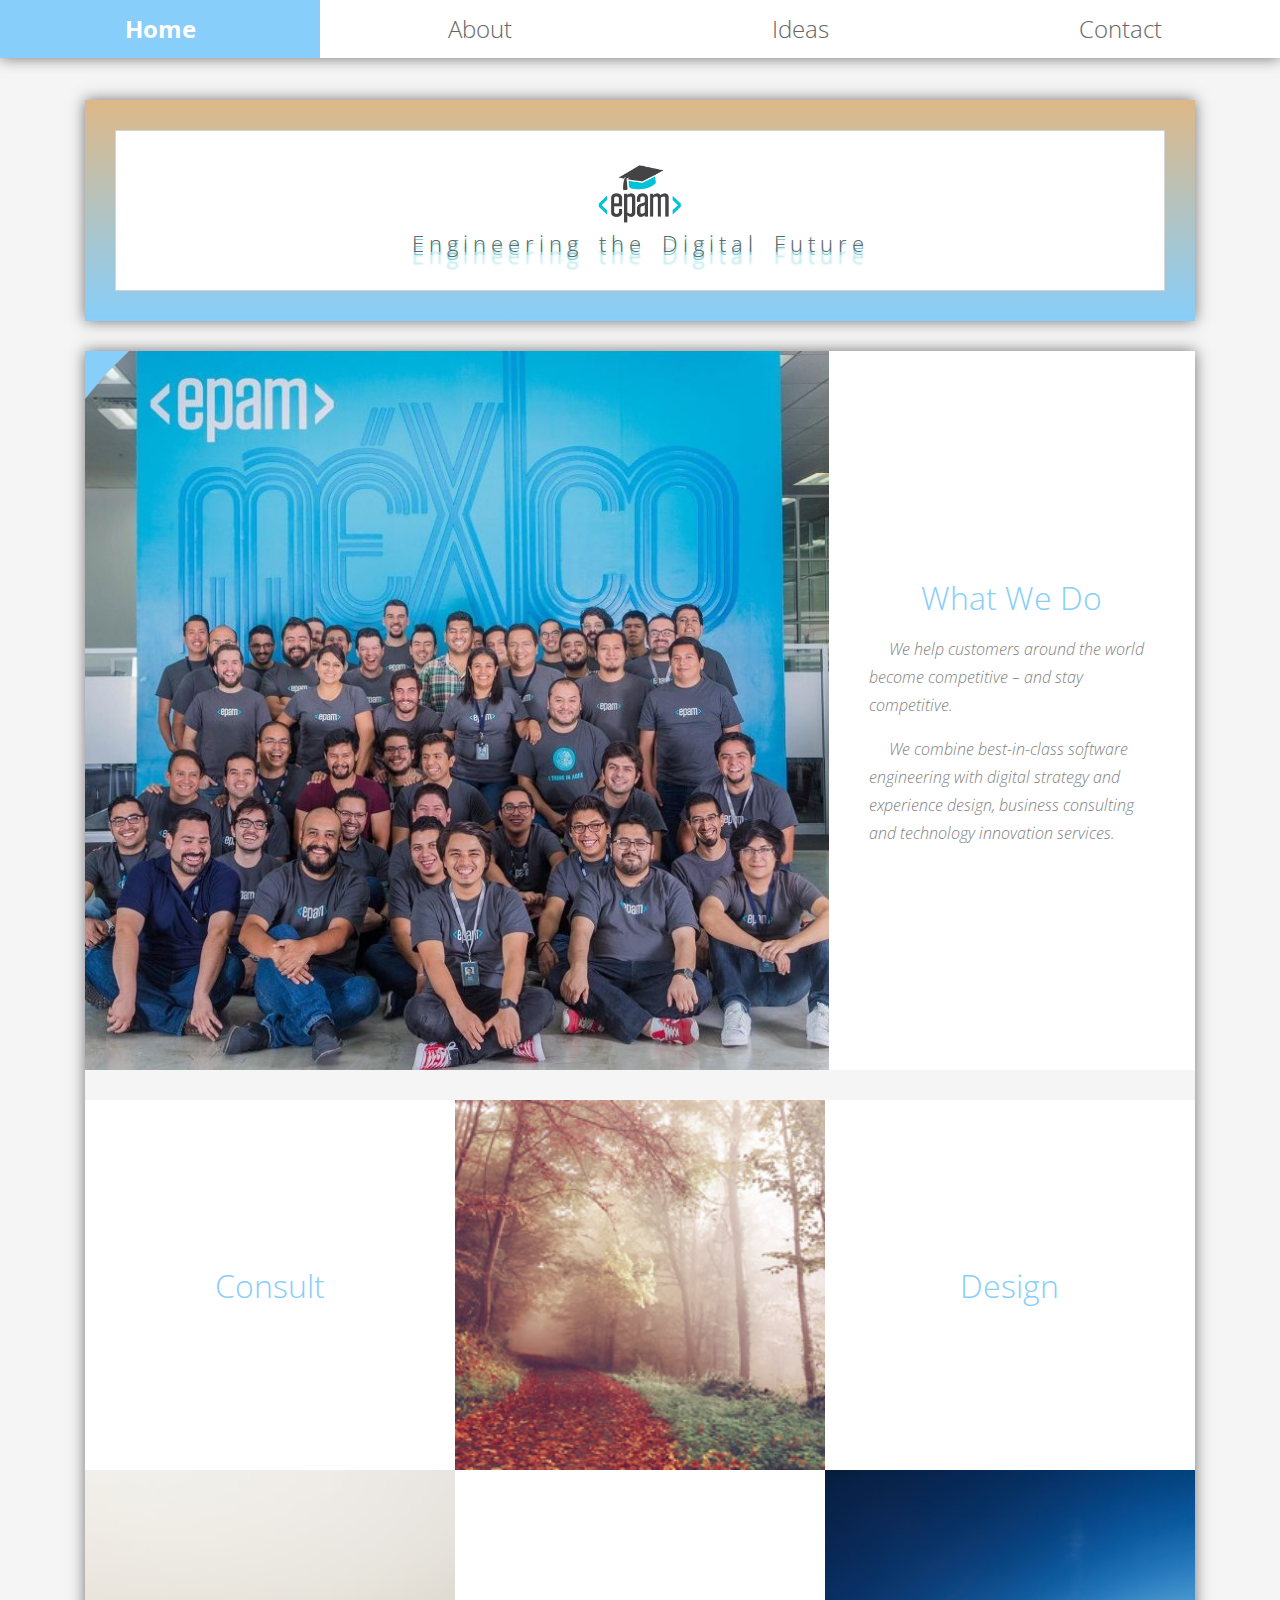
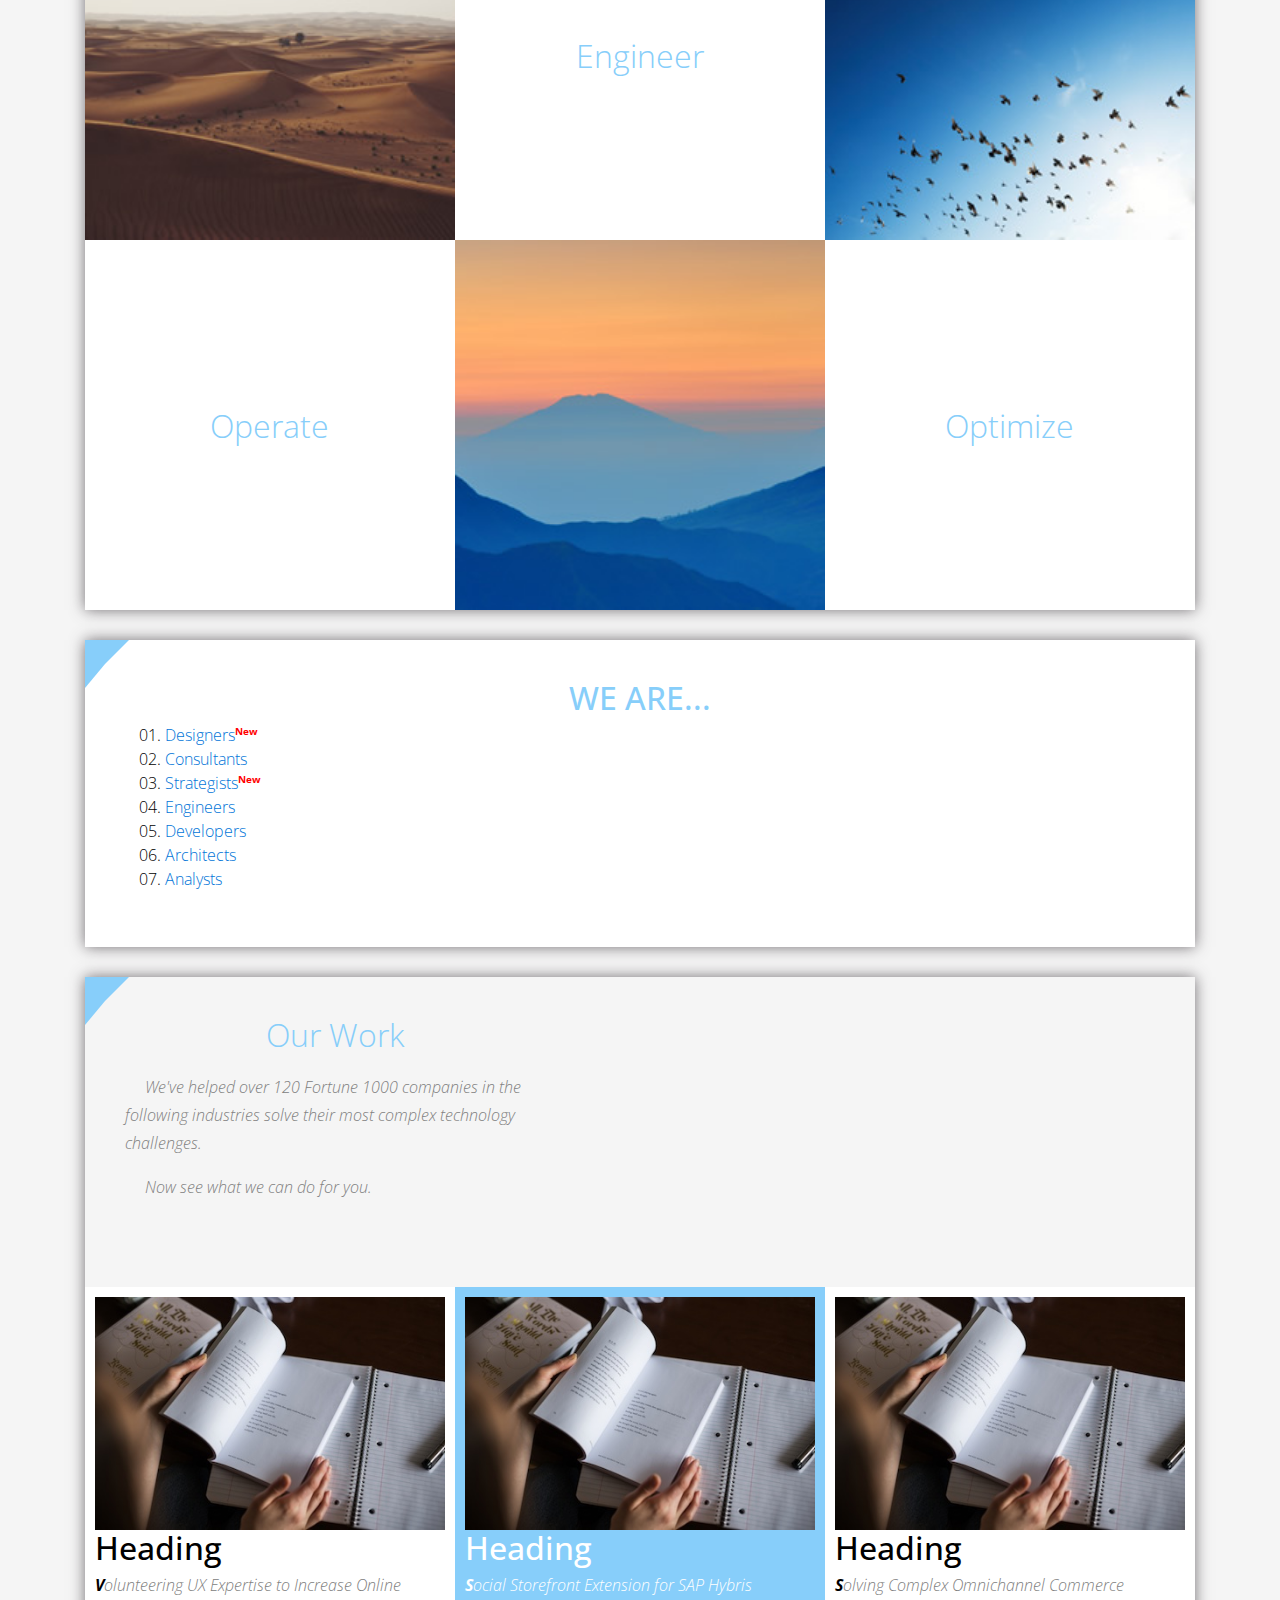
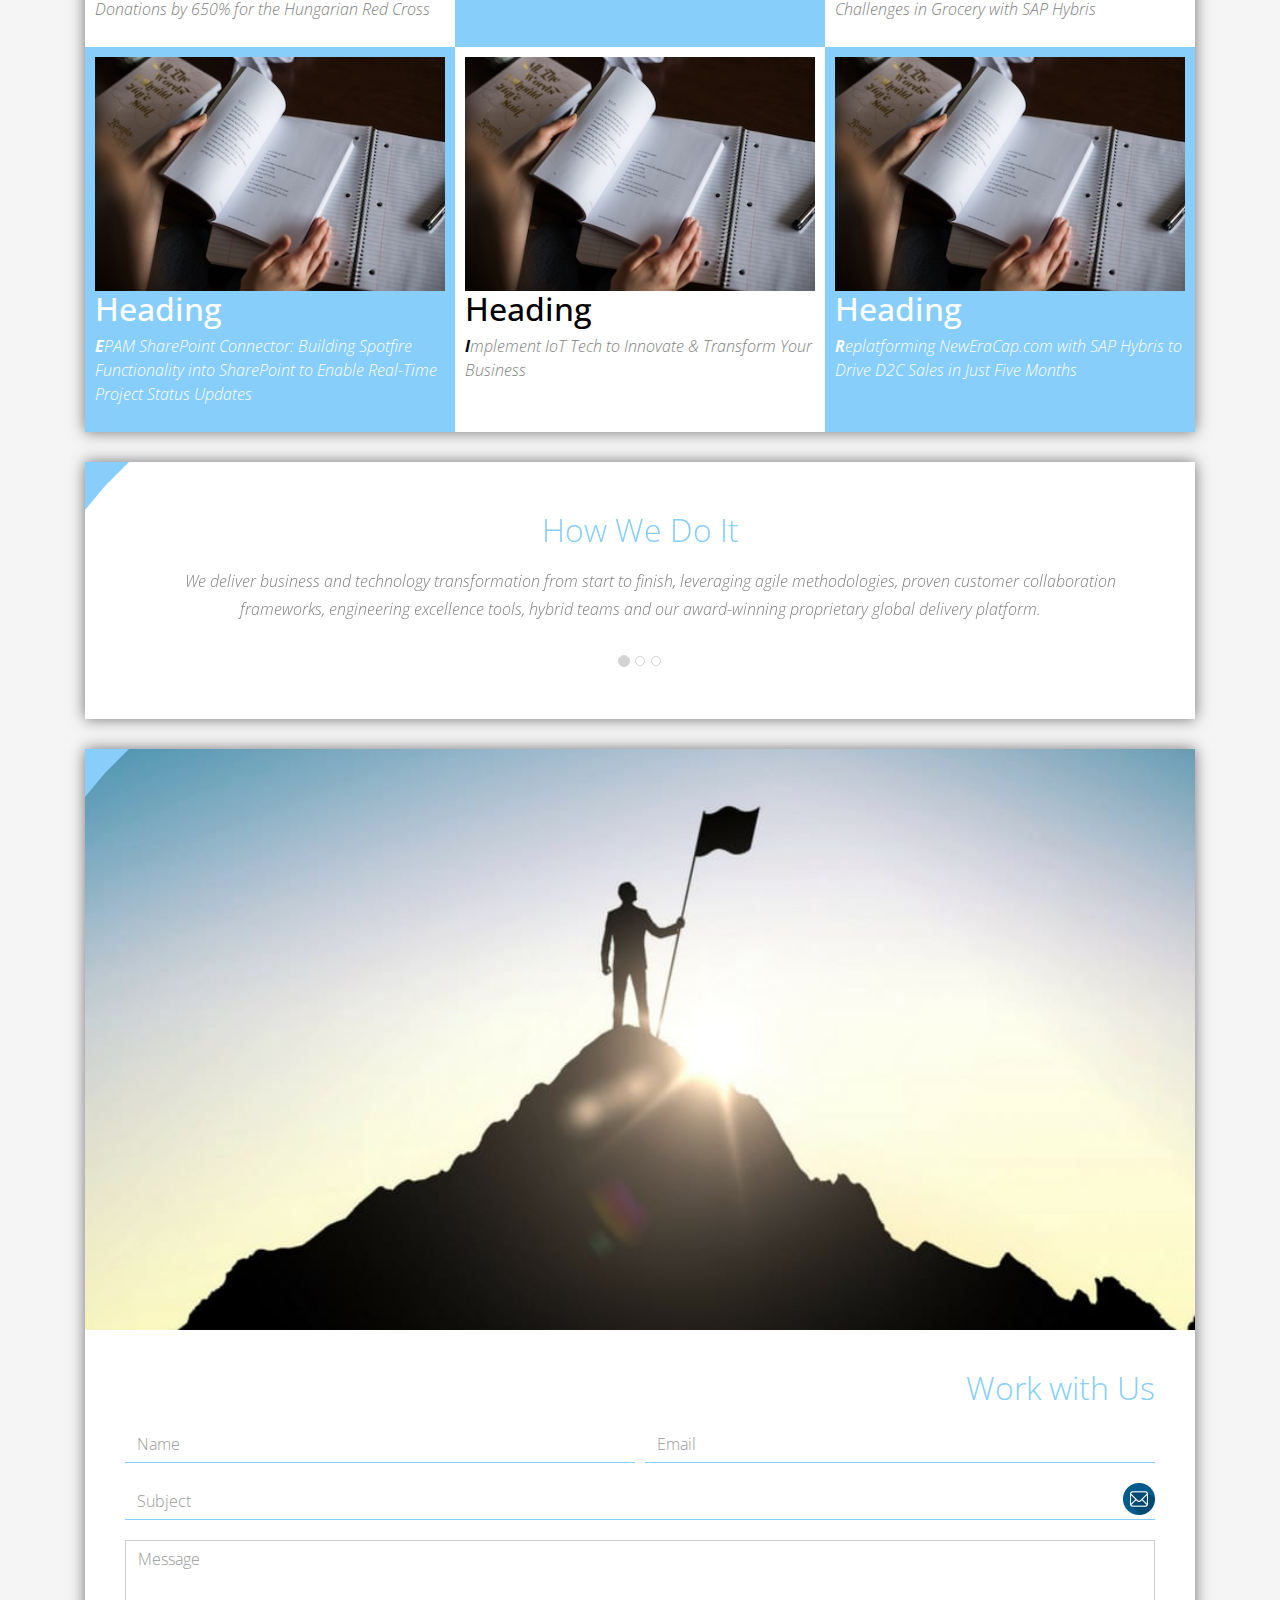
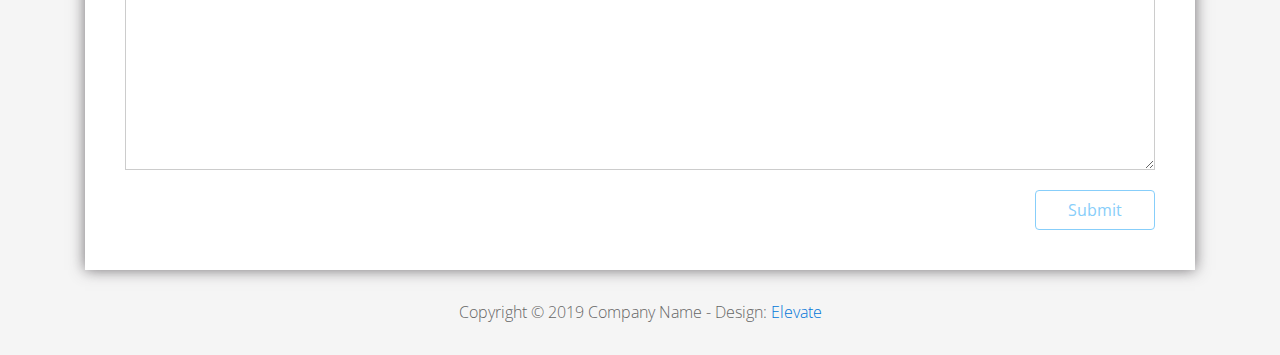
<file: FL13_HW2/homework/index.html>
<!DOCTYPE html>
<html lang="en">
<head>
  <meta charset="utf-8">
  <meta http-equiv="X-UA-Compatible" content="IE=edge">
  <meta name="viewport" content="width=device-width, initial-scale=1">

  <title>CSS Basics HW</title>



  <!-- load stylesheets -->
  <link rel="stylesheet" href="http://fonts.googleapis.com/css?family=Open+Sans:300,400">
  <!-- Google web font "Open Sans" -->
  <link rel="stylesheet" href="css/bootstrap.min.css">
  <!-- Bootstrap style -->
  <link rel="stylesheet" href="css/general.css">
  <link rel="stylesheet" href="css/style.css">
  <!-- Templatemo style -->
</head>

<body>
<div class="container">

  <div class="tm-sidebar">
    <nav class="tm-main-nav">
      <ul>
        <li class="tm-nav-item"><a href="#home" class="tm-nav-item-link">Home</a></li>
        <li class="tm-nav-item"><a href="#about" class="tm-nav-item-link">About</a></li>
        <li class="tm-nav-item"><a href="#ideas" class="tm-nav-item-link">Ideas</a></li>
        <li class="tm-nav-item"><a href="#contact" class="tm-nav-item-link">Contact</a></li>
      </ul>
    </nav>
  </div>

  <div class="tm-main-content">

    <div id="home" class="tm-content-box tm-content-header margin-b-10">
      <div class="tm-banner">
        <div class="tm-banner-inner">
          <img src="img/epam_logo.png" width="100" alt="">
          <p class="tm-banner-text">Engineering the Digital Future</p>
        </div>
      </div>
    </div>

    <section>
      <div class="tm-content-box flex-2-col">

        <div class="padding-medium flex-item tm-team-description-container flex-item">
          <h2 class="tm-section-title">What We Do</h2>
          <p class="tm-section-description">We help customers around the world become competitive – and stay competitive.</p>
          <p class="tm-section-description"> We combine best-in-class software engineering with digital strategy and experience design, business consulting and technology innovation services.</p>
        </div>
        <div class="flex-item tm-team-img">
          <img src="img/epam-mexico.jpg" alt="epam-mexico">
        </div>

      </div>

      <div id="about" class="tm-content-box">

        <ul class="boxes gallery-container">
          <li class="box box-bg">
            <h2 class="tm-section-title tm-section-title-box tm-box-bg-title">Consult</h2>
          </li>
          <li class="box">
            <a href="img/idea-large-01.jpg">
              <img src="img/idea-01.jpg" alt="Image" class="img-fluid thumbnail box-img">
            </a>
          </li>
          <li class="box box-bg">
            <h2 class="tm-section-title tm-section-title-box tm-box-bg-title">Design</h2>
          </li>
          <li class="box">
            <a href="img/idea-large-02.jpg">
              <img src="img/idea-02.jpg" alt="Image" class="img-fluid thumbnail box-img">
            </a>
          </li>
          <li class="box box-bg">
            <h2 class="tm-section-title tm-section-title-box tm-box-bg-title">Engineer</h2>
          </li>
          <li class="box">
            <a href="img/idea-large-03.jpg">
              <img src="img/idea-03.jpg" alt="Image" class="img-fluid thumbnail box-img">
            </a>
          </li>
          <li class="box box-bg">
            <h2 class="tm-section-title tm-section-title-box tm-box-bg-title">Operate</h2>
          </li>
          <li class="box">
            <a href="img/idea-large-04.jpg">
              <img src="img/idea-04.jpg" alt="Image" class="img-fluid thumbnail box-img">
            </a>
          </li>
          <li class="box box-bg">
            <h2 class="tm-section-title tm-section-title-box tm-box-bg-title">Optimize</h2>
          </li>
        </ul>

      </div>

    </section>

    <!-- slider -->
    <section class="heading tm-content-box">
      <div class="padding-medium">
        <h2> WE ARE...</h2>
        <ol>
          <li><a href="index.html" class="text">Designers</a></li>
          <li><a href="index.html">Consultants</a></li>
          <li><a href="#" class="text">Strategists</a></li>
          <li><a href="#">Engineers</a></li>
          <li><a href="#">Developers</a></li>
          <li><a href="#">Architects</a></li>
          <li><a href="#">Analysts</a></li>
        </ol>
      </div>
    </section>

    <section class="blocks">
      <div class="padding-medium flex-item tm-team-description-container">
        <h2 class="tm-section-title">Our Work</h2>
        <p class="tm-section-description">We've helped over 120 Fortune 1000 companies in the following industries solve their most complex technology challenges. </p>
        <p class="tm-section-description"> Now see what we can do for you.</p>
      </div>
      <div class="tm-content-box flex-2-col">
      </div>
      <div  class="tm-content-box">
        <ul class="boxes gallery-container">
          <li class="box box-work">
            <img src="img/study.jpeg" alt="Image" class="img-fluid">
            <div>
              <h2>Heading</h2>
              <p>Volunteering UX Expertise to Increase Online Donations by 650% for the Hungarian Red Cross</p>
            </div>
          </li>
          <li class="box box-work">
            <img src="img/study.jpeg" alt="Image" class="img-fluid">
            <div>
              <h2>Heading</h2>
              <p>Social Storefront Extension for SAP Hybris</p>
            </div>
          </li>
          <li class="box box-work">
            <img src="img/study.jpeg" alt="Image" class="img-fluid">
            <div>
              <h2>Heading</h2>
              <p>Solving Complex Omnichannel Commerce Challenges in Grocery with SAP Hybris</p>
            </div>
          </li>
          <li class="box box-work">
            <img src="img/study.jpeg" alt="Image" class="img-fluid">
            <div>
              <h2>Heading</h2>
              <p>EPAM SharePoint Connector: Building Spotfire Functionality into SharePoint to Enable Real-Time Project Status Updates</p>
            </div>
          </li>
          <li class="box box-work">
            <img src="img/study.jpeg" alt="Image" class="img-fluid">
            <div>
              <h2>Heading</h2>
              <p>Implement IoT Tech to Innovate &amp; Transform Your Business</p>
            </div>
          </li>
          <li class="box box-work">
            <img src="img/study.jpeg" alt="Image" class="img-fluid">
            <div>
              <h2>Heading</h2>
              <p>Replatforming NewEraCap.com with SAP Hybris to Drive D2C Sales in Just Five Months</p>
            </div>
          </li>
        </ul>

      </div>
    </section>

    <section id="ideas">
      <div id="tmCarousel" class="carousel slide tm-content-box" data-ride="carousel">

        <ol class="carousel-indicators">
          <li data-target="#tmCarousel" data-slide-to="0" class="active"></li>
          <li data-target="#tmCarousel" data-slide-to="1" class=""></li>
          <li data-target="#tmCarousel" data-slide-to="2" class=""></li>
        </ol>

        <div class="carousel-inner" role="listbox">

          <div class="carousel-item active">
            <div class="carousel-content">
              <div class="flex-item">
                <h2 class="tm-section-title">How We Do It</h2>
                <p class="tm-section-description carousel-description">We deliver business and technology transformation from start to finish, leveraging agile methodologies, proven customer collaboration frameworks, engineering excellence tools, hybrid teams and our award-winning proprietary global delivery platform.</p>
              </div>
            </div>
          </div>

          <div class="carousel-item">
            <div class="carousel-content">
              <div class="flex-item">
                <h2 class="tm-section-title">Our Clients</h2>
                <p class="tm-section-description carousel-description">Lorem ipsum dolor sit amet,
                  consectetur adipiscing elit. Quisque vel nisi pharetra nibh varius pharetra ac
                  sagittis nisi. Etiam pharetra vestibulum hendrerit. Pellentesque interdum metus
                  sed massa rutrum.</p>
              </div>
            </div>
          </div>

          <div class="carousel-item">
            <div class="carousel-content">
              <div class="flex-item">
                <h2 class="tm-section-title">Our Projects</h2>
                <p class="tm-section-description carousel-description">Donec ex libero, fringilla
                  vitae purus sit amet, rhoncus pharetra lorem. Pellentesque id sem id lacus
                  ultricies vehicula. Aliquam rutrum mi non. Pellentesque interdum metus sed massa
                  rutrum.</p>
              </div>
            </div>
          </div>

        </div>

      </div>
    </section>

    <section class="tm-content-box">
      <img src="img/contact-us.jpg" alt="Contact image" class="img-fluid img-contact-us">

      <div id="contact" class="padding-medium">
        <h2 class="tm-section-title">Work with Us</h2>
        <form action="#contact" method="get" class="contact-form">

          <div class="form-group col-xs-12 col-sm-12 col-md-6 col-lg-6 form-group-2-col-left">
            <input type="text" id="contact_name" name="contact_name" class="form-control"
                   placeholder="Name" required/>
          </div>
          <div class="form-group col-xs-12 col-sm-12 col-md-6 col-lg-6 form-group-2-col-right mandatory-field">
            <input type="email" id="contact_email" name="contact_email" class="form-control"
                   placeholder="Email" required/>
          </div>
          <div class="form-group">
            <input type="text" id="contact_subject" name="contact_subject" class="form-control"
                   placeholder="Subject" required/>
          </div>
          <div class="form-group">
            <textarea id="contact_message" name="contact_message" class="form-control" rows="9"
                      placeholder="Message" required></textarea>
          </div>

          <button type="submit" class="btn btn-primary submit-btn">Submit</button>

        </form>
      </div>
    </section>

    <footer class="tm-footer">
      <p class="text-xs-center">Copyright &copy; 2019 Company Name

        - Design: <a rel="nofollow" href="http://www.templatemo.com/tm-481-elevate"
                     target="_parent">Elevate</a></p>
    </footer>

  </div>

</div>

</body>
</html>
</file>
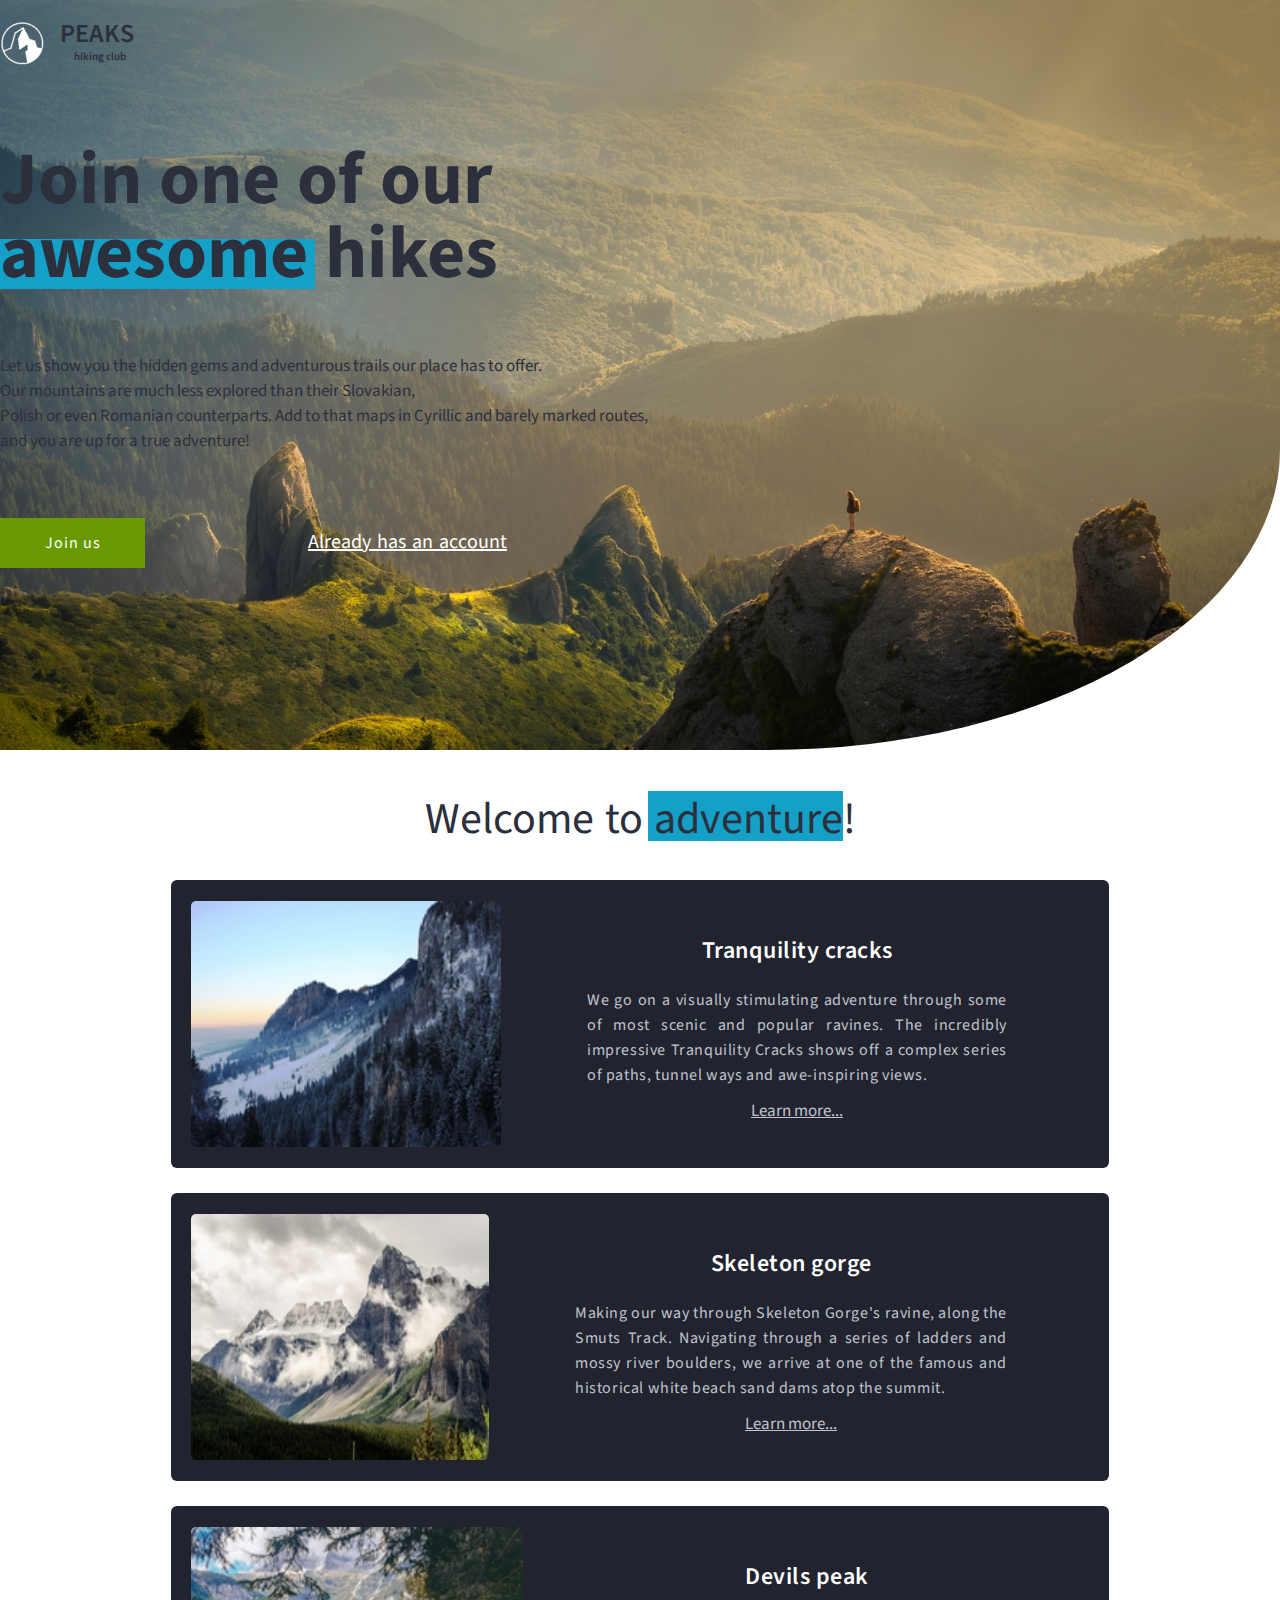
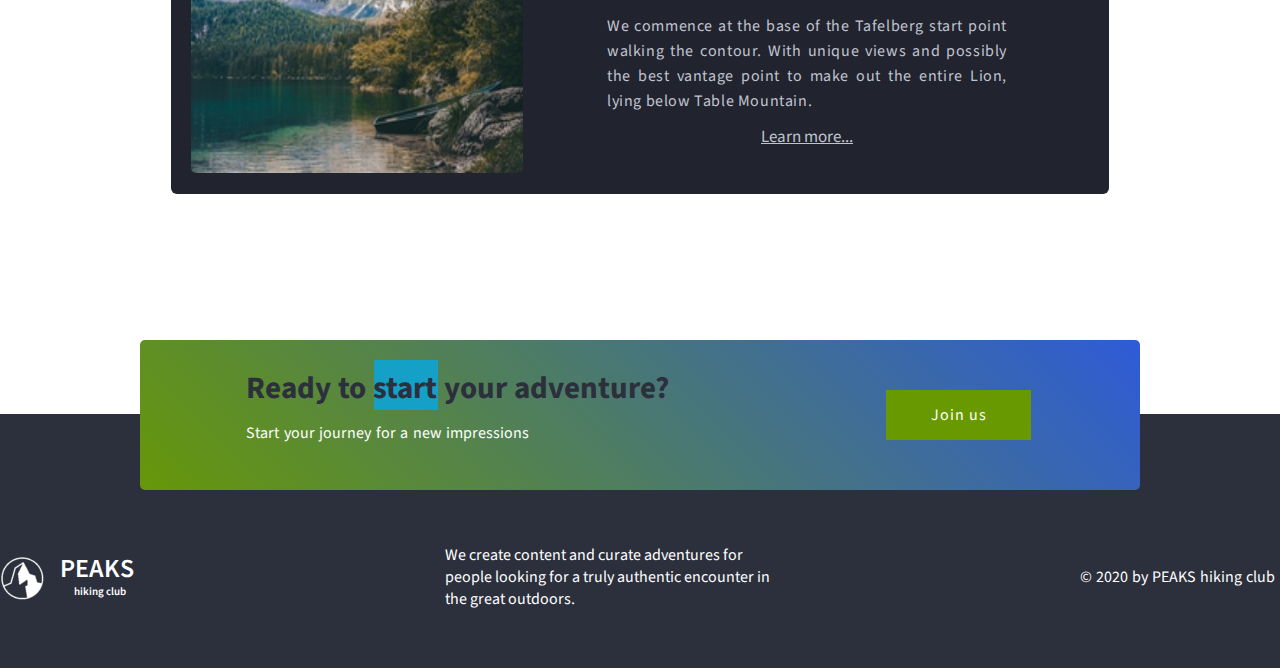
<file: FL13_HW3/homework/index.html>
<!DOCTYPE html>
<html lang="en">

<head>
    <meta charset="UTF-8">
    <meta name="viewport" content="width=device-width, initial-scale=1.0">
    <meta http-equiv="X-UA-Compatible" content="ie=edge">
    <link href="https://fonts.googleapis.com/css?family=Hind:400,600%7CSource+Sans+Pro:400,600,700%7CFresca"
          rel="stylesheet"/>

    <!-- Styles should be switched here: -->

    <link rel="stylesheet" type="text/css" href="css/style1.css">
    <!--     <link rel="stylesheet" type="text/css" href="css/style2.css">-->

    <title>PEAKS hiking club</title>
</head>

<body>
<header class="header">
    <div class="header-wrap">
        <div class="landing-logo">
            <img src="img/m-logo.png" alt="logo"/>
            <p>PEAKS<span>hiking club</span></p>
        </div>
        <p class="header_heading">
            Join one of our awesome hikes
        </p>
        <p class="header_text">
            Let us show you the hidden gems and adventurous trails our place has to offer.
            Our mountains are much less explored than their Slovakian,
            Polish or even Romanian counterparts. Add to that maps in Cyrillic and barely marked routes,
            and you are up for a true adventure!
        </p>
        <div>
            <button class="header_button">Join us</button>
            <a href="#" class="login">Already has an account</a>
        </div>
    </div>
</header>
<main class="section">
    <p class="section_text">
        Welcome to adventure!
    </p>
    <div class="section_card_wrap">
        <div class="section_card">
            <img class="section_card_img"
                 src="img/m-1.jpg"
                 alt="experts"/>
            <div class="section_card_right_container">
                <p class="section_card_heading">
                    Tranquility cracks
                </p>
                <p class="section_card_text">
                    We go on a visually stimulating adventure through some of most scenic and popular ravines.
                    The incredibly impressive Tranquility Cracks shows off a complex series of paths, tunnel ways and
                    awe-inspiring views.
                </p>
                <a href="#" class="section_link">Learn more...</a>
            </div>
        </div>
        <div class="section_card">
            <img class="section_card_img"
                 src="img/m-2.jpg"
                 alt="content formats"/>
            <div class="section_card_right_container">
                <p class="section_card_heading">
                    Skeleton gorge
                </p>
                <p class="section_card_text">
                    Making our way through Skeleton Gorge's ravine, along the Smuts Track.
                    Navigating through a series of ladders and mossy river boulders, we arrive at one of the famous and
                    historical white beach sand dams atop the summit.
                </p>
                <a href="#" class="section_link">Learn more...</a>
            </div>
        </div>
        <div class="section_card">
            <img class="section_card_img"
                 src="img/m-3.jpg"
                 alt="certificate"/>
            <div class="section_card_right_container">
                <p class="section_card_heading">
                    Devils peak
                </p>
                <p class="section_card_text">
                    We commence at the base of the Tafelberg start point walking the contour.
                    With unique views and possibly the best vantage point to make out the entire Lion, lying below Table
                    Mountain.
                </p>
                <a href="#" class="section_link">Learn more...</a>
            </div>
        </div>
    </div>
    <div class="section_banner">
        <div class="section_banner_text_wrap">
            <p class="section_banner_heading">
                Ready to start your adventure?
            </p>
            <p class="section_banner_text">
                Start your journey for a new impressions
            </p>
        </div>
        <button class="section_banner_button">Join us</button>
    </div>
</main>
<footer class="footer">
    <div class="footer-wrap">
        <div class="footer_logo landing-logo">
            <img src="img/m-logo.png" alt="logo"/>
            <p>PEAKS<span>hiking club</span></p>
        </div>
        <p class="footer_text">
            We create content and curate adventures for people looking for a truly authentic encounter in the great
            outdoors.
        </p>
        <span class="footer-cr">
          &copy; 2020 by PEAKS hiking club
        </span>
    </div>
</footer>
</body>

</html>
</file>
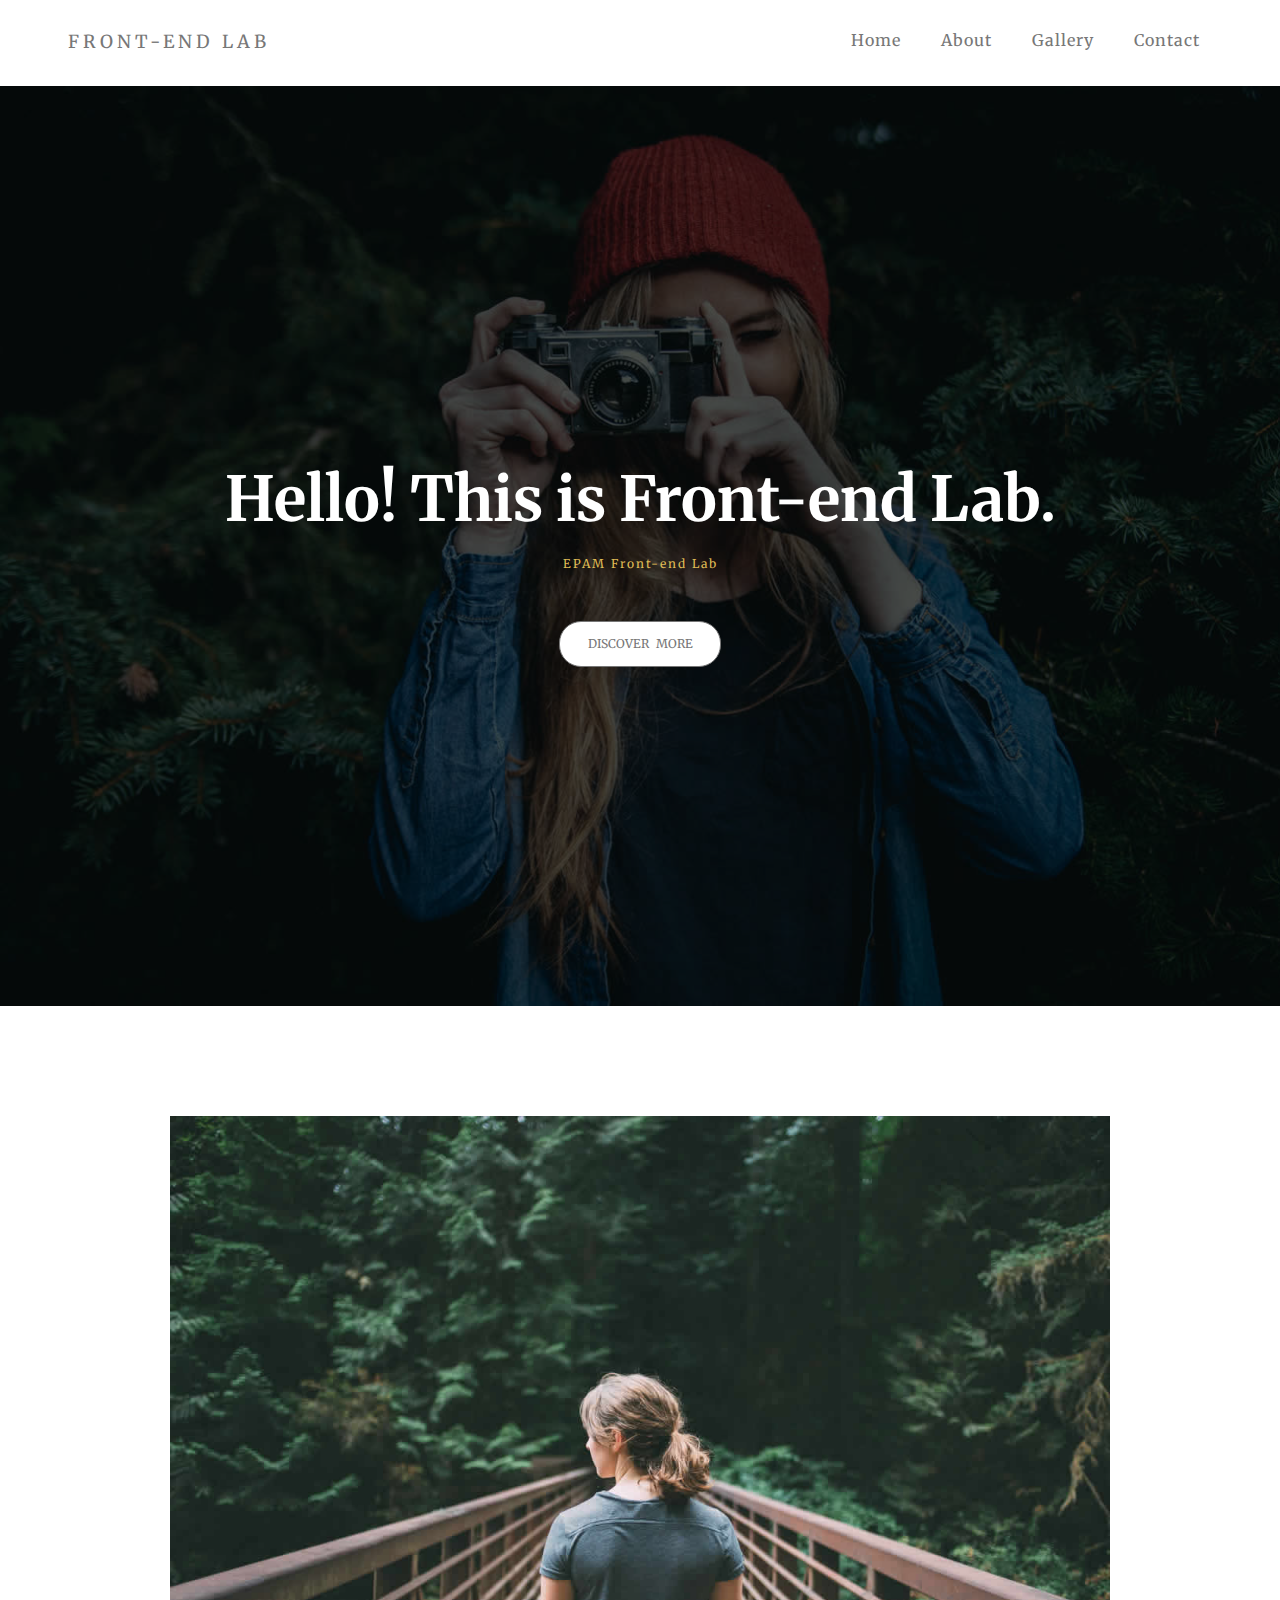
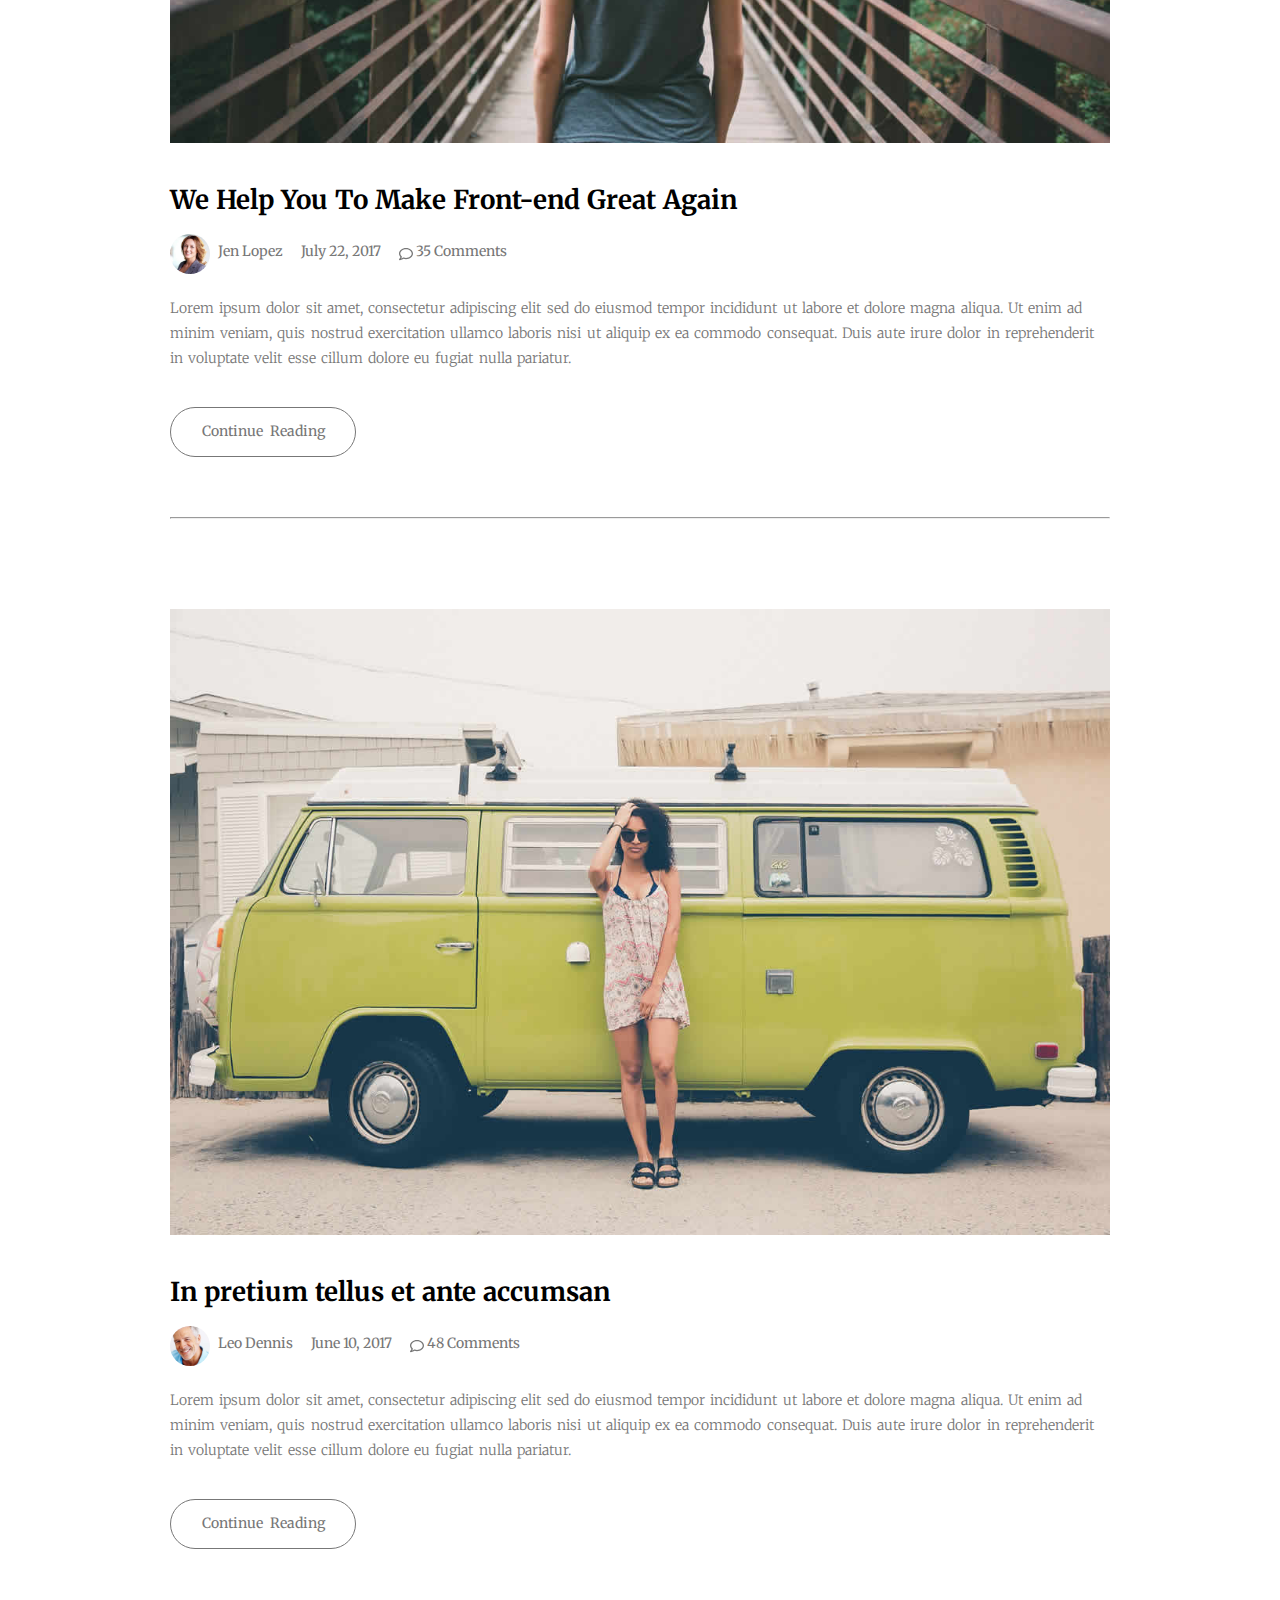
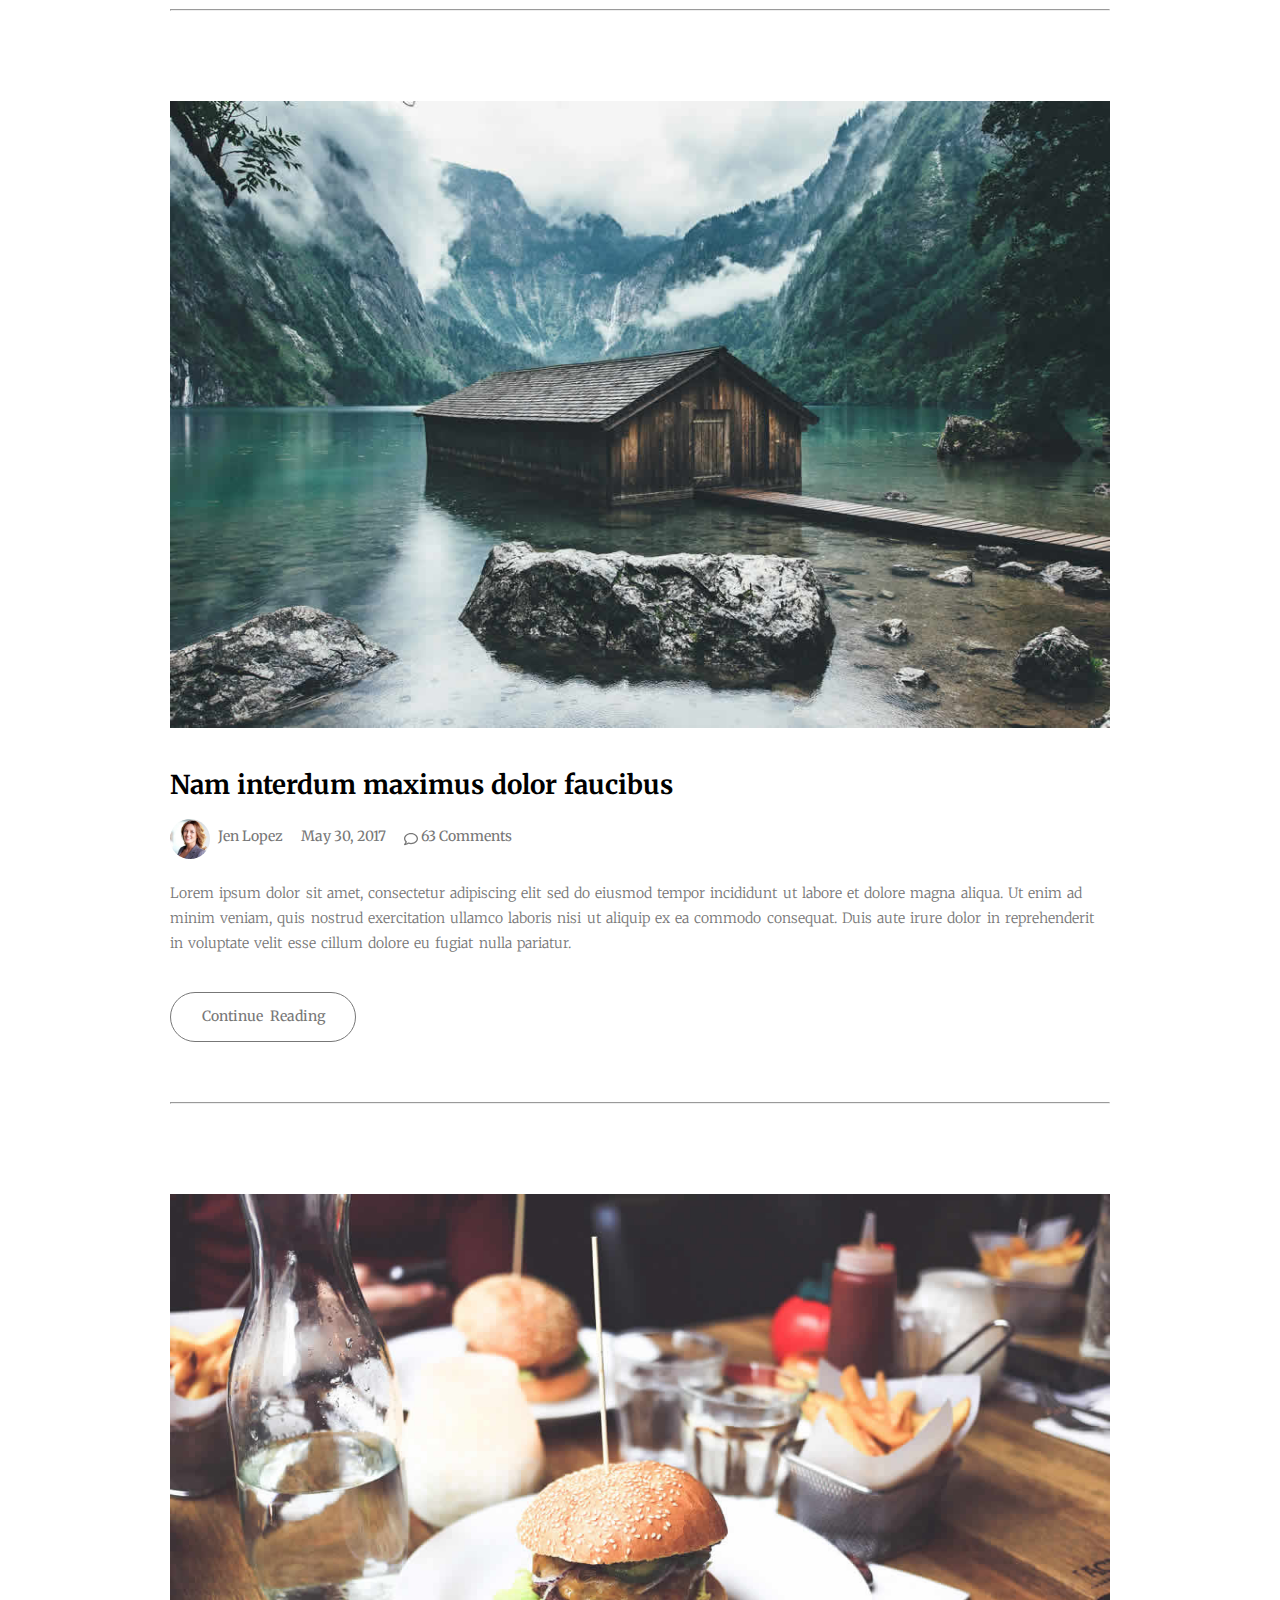
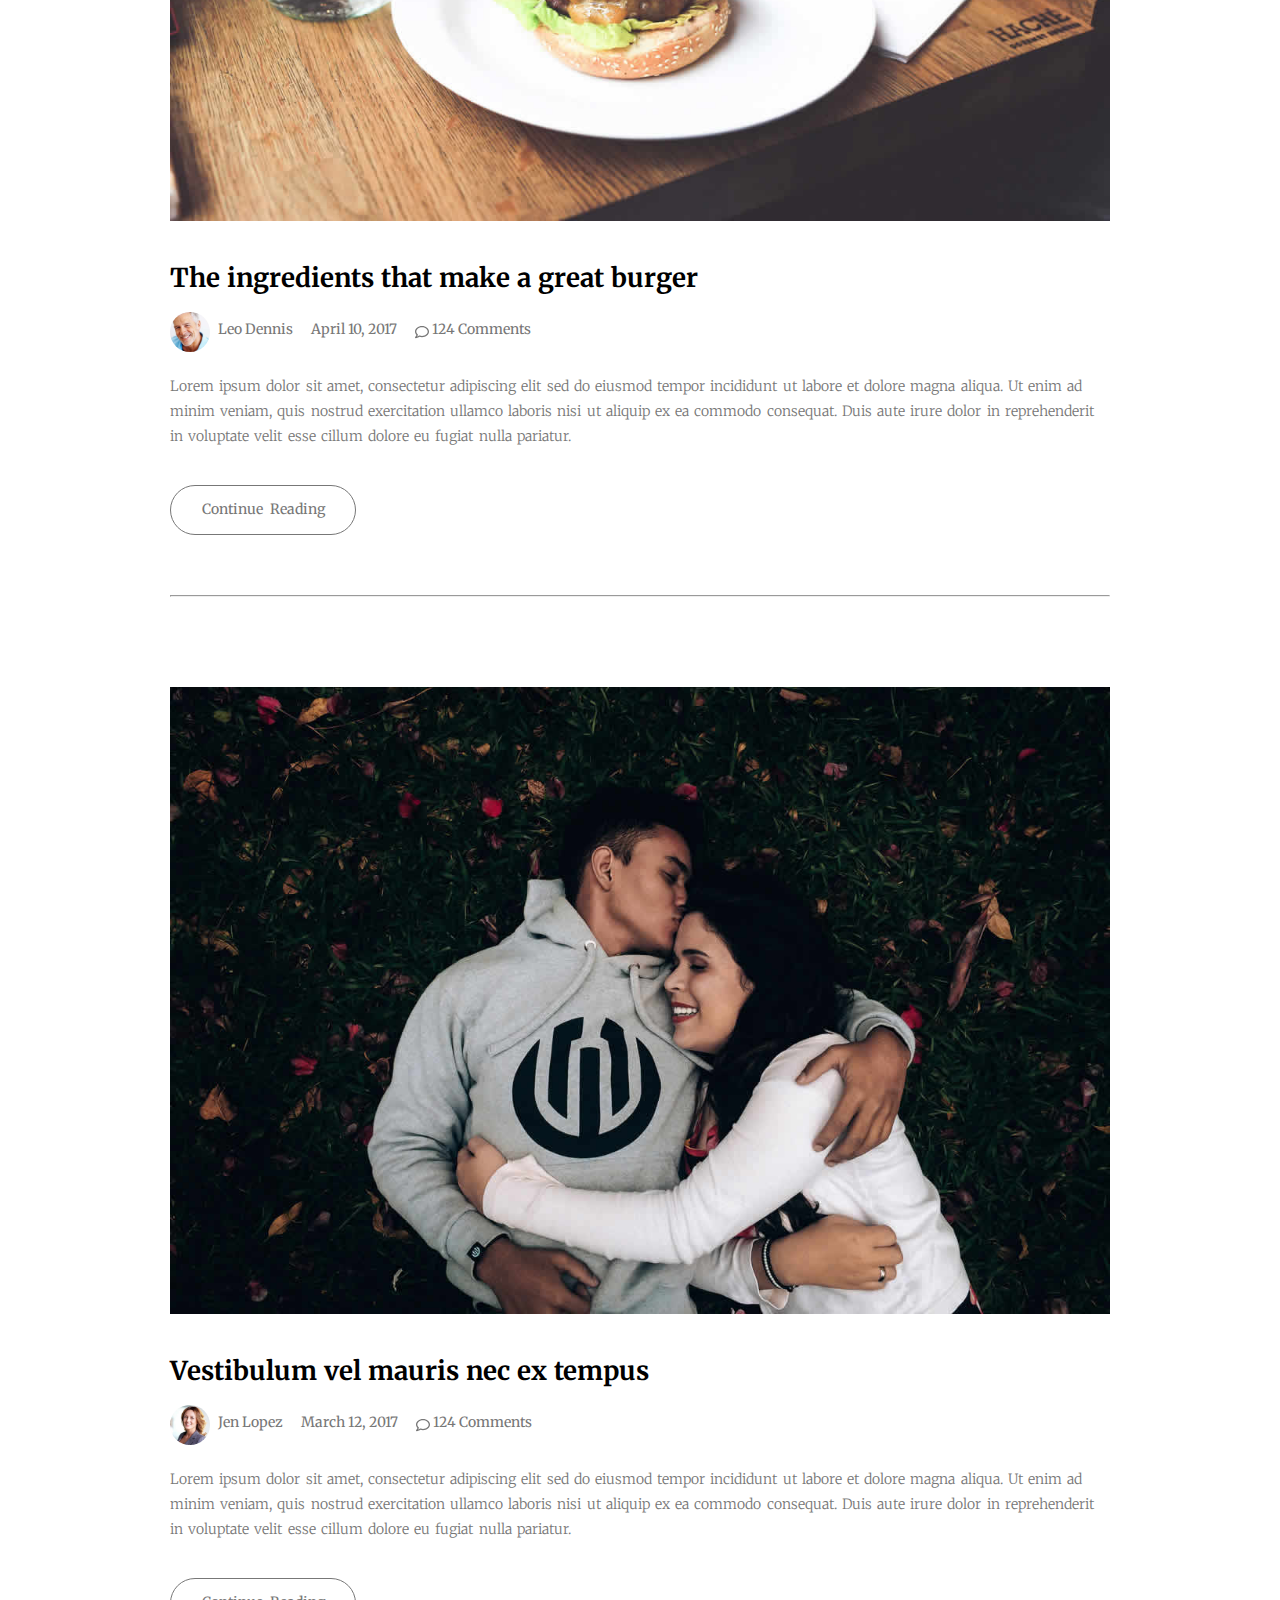
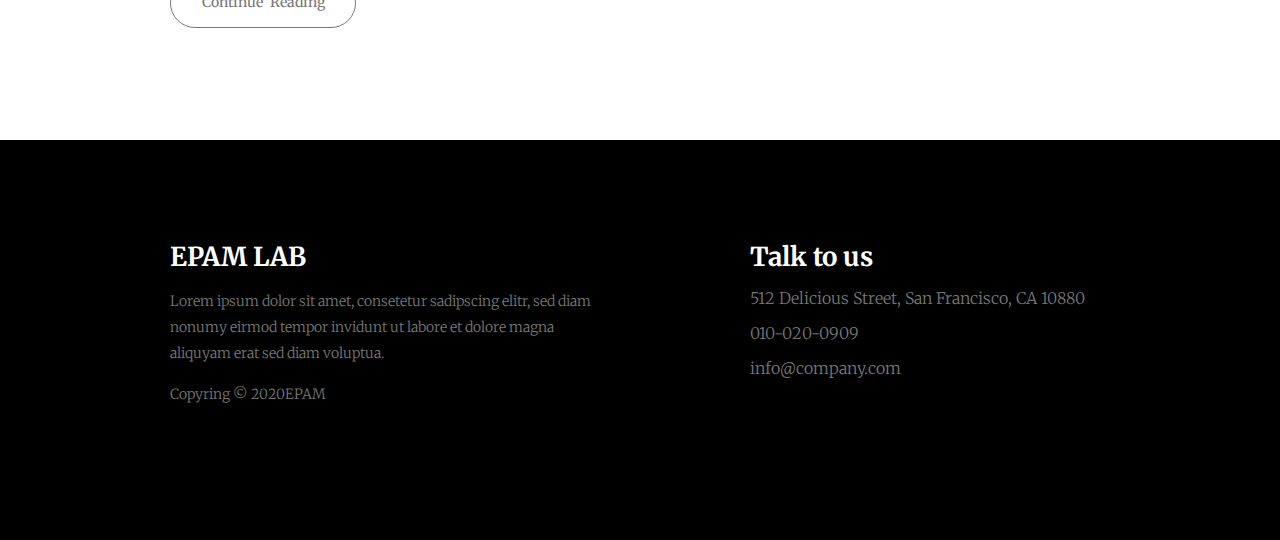
<file: FL13_HW4/homework/index.html>
<!DOCTYPE html>
<html lang="zxx">
<head>
	<meta charset="UTF-8">
	<meta name="viewport" content="width=device-width, initial-scale=1.0">
	<link href="https://fonts.googleapis.com/css2?family=Merriweather:ital,wght@0,300;0,400;0,700;0,900;1,300;1,400;1,700;1,900&display=swap" rel="stylesheet">
	<link rel="stylesheet" href="./css/style.css">
	<title>Front-end Lab</title>
</head>
<body>
	<div class="header">
		<div class="header-nav-container">
			<span class="header-logo">Front-end Lab</span>
			<nav class="main-nav">
				<ul>
					<li class="nav-tim"><a href="#">Home</a></li>
					<li class="nav-tim"><a href="#">About</a></li>
					<li class="nav-tim"><a href="#">Gallery</a></li>
					<li class="nav-tim"><a href="#">Contact</a></li>
				</ul>
			</nav>	
		</div>
		<div class="greeting-container">
			<div class="greeting-container-inner">
				<h1 class="greeting-container-header">Hello! This is Front-end Lab.</h1>
				<p>EPAM Front-end Lab</p>
				<div class="go-to-action"><a href="#">Discover More</a></div>	
			</div>
		</div>
	</div>
	<div class="main-block">
		<div class="main-container">
			<div class="info-card">
				<img src="./img/blog-image1.jpg" alt="about the picture">
				<div class="info-card-articlePart">
					<h2 class="info-card-articleHeader">We Help You To Make Front-end Great Again</h2>
					<div class="info-card-aboutArticle">
						<div class="info-card-article-imgBlock">
							<img class="info-card-article-authorImg" src="./img/author-image1.jpg" alt="author name">
						</div>
						<div class="info-card-about-author-textBlock">
							<span class="article-author-name">Jen Lopez</span>
							<span class="article-date">July 22, 2017</span>
							<svg aria-hidden="true" focusable="false" data-prefix="far" data-icon="comment" class="svg-inline--fa fa-comment fa-w-16" role="img" xmlns="http://www.w3.org/2000/svg" viewBox="0 0 512 512"><path fill="currentColor" d="M256 32C114.6 32 0 125.1 0 240c0 47.6 19.9 91.2 52.9 126.3C38 405.7 7 439.1 6.5 439.5c-6.6 7-8.4 17.2-4.6 26S14.4 480 24 480c61.5 0 110-25.7 139.1-46.3C192 442.8 223.2 448 256 448c141.4 0 256-93.1 256-208S397.4 32 256 32zm0 368c-26.7 0-53.1-4.1-78.4-12.1l-22.7-7.2-19.5 13.8c-14.3 10.1-33.9 21.4-57.5 29 7.3-12.1 14.4-25.7 19.9-40.2l10.6-28.1-20.6-21.8C69.7 314.1 48 282.2 48 240c0-88.2 93.3-160 208-160s208 71.8 208 160-93.3 160-208 160z"></path></svg>
							<span class="numberOfComments">35 Comments</span>		
						</div>
					</div>
					<div class="info-card-articleFragment">
						Lorem ipsum dolor sit amet, consectetur adipiscing elit sed do eiusmod tempor incididunt ut labore et dolore magna aliqua. Ut enim ad minim veniam, quis nostrud exercitation ullamco laboris nisi ut aliquip ex ea commodo consequat. Duis aute irure dolor in reprehenderit in voluptate velit esse cillum dolore eu fugiat nulla pariatur.
					</div>
					<div class="go-to-action"><a href="#">Continue Reading</a></div>
				</div>
			</div>
			<hr>
			<div class="info-card">
				<img src="./img/blog-image2.jpg" alt="about the picture">
				<div class="info-card-articlePart">
					<h2 class="info-card-articleHeader">In pretium tellus et ante accumsan</h2>
					<div class="info-card-aboutArticle">
						<div class="info-card-article-imgBlock">
							<img class="info-card-article-authorImg" src="./img/author-image2.jpg" alt="author name">
						</div>
						<div class="info-card-about-author-textBlock">
							<span class="article-author-name">Leo Dennis</span>
							<span class="article-date">June 10, 2017</span>
							<svg aria-hidden="true" focusable="false" data-prefix="far" data-icon="comment" class="svg-inline--fa fa-comment fa-w-16" role="img" xmlns="http://www.w3.org/2000/svg" viewBox="0 0 512 512"><path fill="currentColor" d="M256 32C114.6 32 0 125.1 0 240c0 47.6 19.9 91.2 52.9 126.3C38 405.7 7 439.1 6.5 439.5c-6.6 7-8.4 17.2-4.6 26S14.4 480 24 480c61.5 0 110-25.7 139.1-46.3C192 442.8 223.2 448 256 448c141.4 0 256-93.1 256-208S397.4 32 256 32zm0 368c-26.7 0-53.1-4.1-78.4-12.1l-22.7-7.2-19.5 13.8c-14.3 10.1-33.9 21.4-57.5 29 7.3-12.1 14.4-25.7 19.9-40.2l10.6-28.1-20.6-21.8C69.7 314.1 48 282.2 48 240c0-88.2 93.3-160 208-160s208 71.8 208 160-93.3 160-208 160z"></path></svg>
							<span class="numberOfComments">48 Comments</span>	
						</div>
					</div>
					<div class="info-card-articleFragment">
						Lorem ipsum dolor sit amet, consectetur adipiscing elit sed do eiusmod tempor incididunt ut labore et dolore magna aliqua. Ut enim ad minim veniam, quis nostrud exercitation ullamco laboris nisi ut aliquip ex ea commodo consequat. Duis aute irure dolor in reprehenderit in voluptate velit esse cillum dolore eu fugiat nulla pariatur.
					</div>
					<div class="go-to-action"><a href="#">Continue Reading</a></div>
				</div>
			</div>
			<hr>
			<div class="info-card">
				<img src="./img/blog-image3.jpg" alt="about the picture">
				<div class="info-card-articlePart">
					<h2 class="info-card-articleHeader">Nam interdum maximus dolor faucibus</h2>
					<div class="info-card-aboutArticle">
						<div class="info-card-article-imgBlock">
							<img class="info-card-article-authorImg" src="./img/author-image1.jpg" alt="author name">
						</div>
						<div class="info-card-about-author-textBlock">
							<span class="article-author-name">Jen Lopez</span>
							<span class="article-date">May 30, 2017</span>
							<svg aria-hidden="true" focusable="false" data-prefix="far" data-icon="comment" class="svg-inline--fa fa-comment fa-w-16" role="img" xmlns="http://www.w3.org/2000/svg" viewBox="0 0 512 512"><path fill="currentColor" d="M256 32C114.6 32 0 125.1 0 240c0 47.6 19.9 91.2 52.9 126.3C38 405.7 7 439.1 6.5 439.5c-6.6 7-8.4 17.2-4.6 26S14.4 480 24 480c61.5 0 110-25.7 139.1-46.3C192 442.8 223.2 448 256 448c141.4 0 256-93.1 256-208S397.4 32 256 32zm0 368c-26.7 0-53.1-4.1-78.4-12.1l-22.7-7.2-19.5 13.8c-14.3 10.1-33.9 21.4-57.5 29 7.3-12.1 14.4-25.7 19.9-40.2l10.6-28.1-20.6-21.8C69.7 314.1 48 282.2 48 240c0-88.2 93.3-160 208-160s208 71.8 208 160-93.3 160-208 160z"></path></svg>
							<span class="numberOfComments">63 Comments</span>	
						</div>
					</div>
					<div class="info-card-articleFragment">
						Lorem ipsum dolor sit amet, consectetur adipiscing elit sed do eiusmod tempor incididunt ut labore et dolore magna aliqua. Ut enim ad minim veniam, quis nostrud exercitation ullamco laboris nisi ut aliquip ex ea commodo consequat. Duis aute irure dolor in reprehenderit in voluptate velit esse cillum dolore eu fugiat nulla pariatur.
					</div>
					<div class="go-to-action"><a href="#">Continue Reading</a></div>
				</div>
			</div>
			<hr>
			<div class="info-card">
				<img src="./img/blog-image4.jpg" alt="about the picture">
				<div class="info-card-articlePart">
					<h2 class="info-card-articleHeader">The ingredients that make a great burger</h2>
					<div class="info-card-aboutArticle">
						<div class="info-card-article-imgBlock">
							<img class="info-card-article-authorImg" src="./img/author-image2.jpg" alt="author name">
						</div>
						<div class="info-card-about-author-textBlock">
							<span class="article-author-name">Leo Dennis</span>
							<span class="article-date">April 10, 2017</span>
							<svg aria-hidden="true" focusable="false" data-prefix="far" data-icon="comment" class="svg-inline--fa fa-comment fa-w-16" role="img" xmlns="http://www.w3.org/2000/svg" viewBox="0 0 512 512"><path fill="currentColor" d="M256 32C114.6 32 0 125.1 0 240c0 47.6 19.9 91.2 52.9 126.3C38 405.7 7 439.1 6.5 439.5c-6.6 7-8.4 17.2-4.6 26S14.4 480 24 480c61.5 0 110-25.7 139.1-46.3C192 442.8 223.2 448 256 448c141.4 0 256-93.1 256-208S397.4 32 256 32zm0 368c-26.7 0-53.1-4.1-78.4-12.1l-22.7-7.2-19.5 13.8c-14.3 10.1-33.9 21.4-57.5 29 7.3-12.1 14.4-25.7 19.9-40.2l10.6-28.1-20.6-21.8C69.7 314.1 48 282.2 48 240c0-88.2 93.3-160 208-160s208 71.8 208 160-93.3 160-208 160z"></path></svg>
							<span class="numberOfComments">124 Comments</span>	
						</div>
					</div>
					<div class="info-card-articleFragment">
						Lorem ipsum dolor sit amet, consectetur adipiscing elit sed do eiusmod tempor incididunt ut labore et dolore magna aliqua. Ut enim ad minim veniam, quis nostrud exercitation ullamco laboris nisi ut aliquip ex ea commodo consequat. Duis aute irure dolor in reprehenderit in voluptate velit esse cillum dolore eu fugiat nulla pariatur.
					</div>
					<div class="go-to-action"><a href="#">Continue Reading</a></div>
				</div>
			</div>
			<hr>
			<div class="info-card">
				<img src="./img/blog-image5.jpg" alt="about the picture">
				<div class="info-card-articlePart">
					<h2 class="info-card-articleHeader">Vestibulum vel mauris nec ex tempus</h2>
					<div class="info-card-aboutArticle">
						<div class="info-card-article-imgBlock">
							<img class="info-card-article-authorImg" src="./img/author-image1.jpg" alt="author name">
						</div>
						<div class="info-card-about-author-textBlock">
							<span class="article-author-name">Jen Lopez</span>
							<span class="article-date">March 12, 2017</span>
							<svg aria-hidden="true" focusable="false" data-prefix="far" data-icon="comment" class="svg-inline--fa fa-comment fa-w-16" role="img" xmlns="http://www.w3.org/2000/svg" viewBox="0 0 512 512"><path fill="currentColor" d="M256 32C114.6 32 0 125.1 0 240c0 47.6 19.9 91.2 52.9 126.3C38 405.7 7 439.1 6.5 439.5c-6.6 7-8.4 17.2-4.6 26S14.4 480 24 480c61.5 0 110-25.7 139.1-46.3C192 442.8 223.2 448 256 448c141.4 0 256-93.1 256-208S397.4 32 256 32zm0 368c-26.7 0-53.1-4.1-78.4-12.1l-22.7-7.2-19.5 13.8c-14.3 10.1-33.9 21.4-57.5 29 7.3-12.1 14.4-25.7 19.9-40.2l10.6-28.1-20.6-21.8C69.7 314.1 48 282.2 48 240c0-88.2 93.3-160 208-160s208 71.8 208 160-93.3 160-208 160z"></path></svg>
							<span class="numberOfComments">124 Comments</span>	
						</div>
					</div>
					<div class="info-card-articleFragment">
						Lorem ipsum dolor sit amet, consectetur adipiscing elit sed do eiusmod tempor incididunt ut labore et dolore magna aliqua. Ut enim ad minim veniam, quis nostrud exercitation ullamco laboris nisi ut aliquip ex ea commodo consequat. Duis aute irure dolor in reprehenderit in voluptate velit esse cillum dolore eu fugiat nulla pariatur.
					</div>
					<div class="go-to-action"><a href="#">Continue Reading</a></div>
				</div>
			</div>
		</div>
	</div>
	<div class="footer">
		<div class="footer-content">
			<div class="footer-left-block">
				<h2>EPAM LAB</h2>
				<p>
					Lorem ipsum dolor sit amet, consetetur sadipscing elitr, sed diam nonumy eirmod tempor invidunt ut labore et dolore magna aliquyam erat sed diam voluptua.
				</p>
				<p class="copyProtection">Copyring &copy; 2020EPAM</p>
			</div>
			<div class="footer-right-block">
				<h2>Talk to us</h2>
				<p>512 Delicious Street, San Francisco, CA 10880</p>
				<p>010-020-0909</p>
				<p>info@company.com</p>
			</div>	
		</div>
	</div>
</body>
</html>
</file>
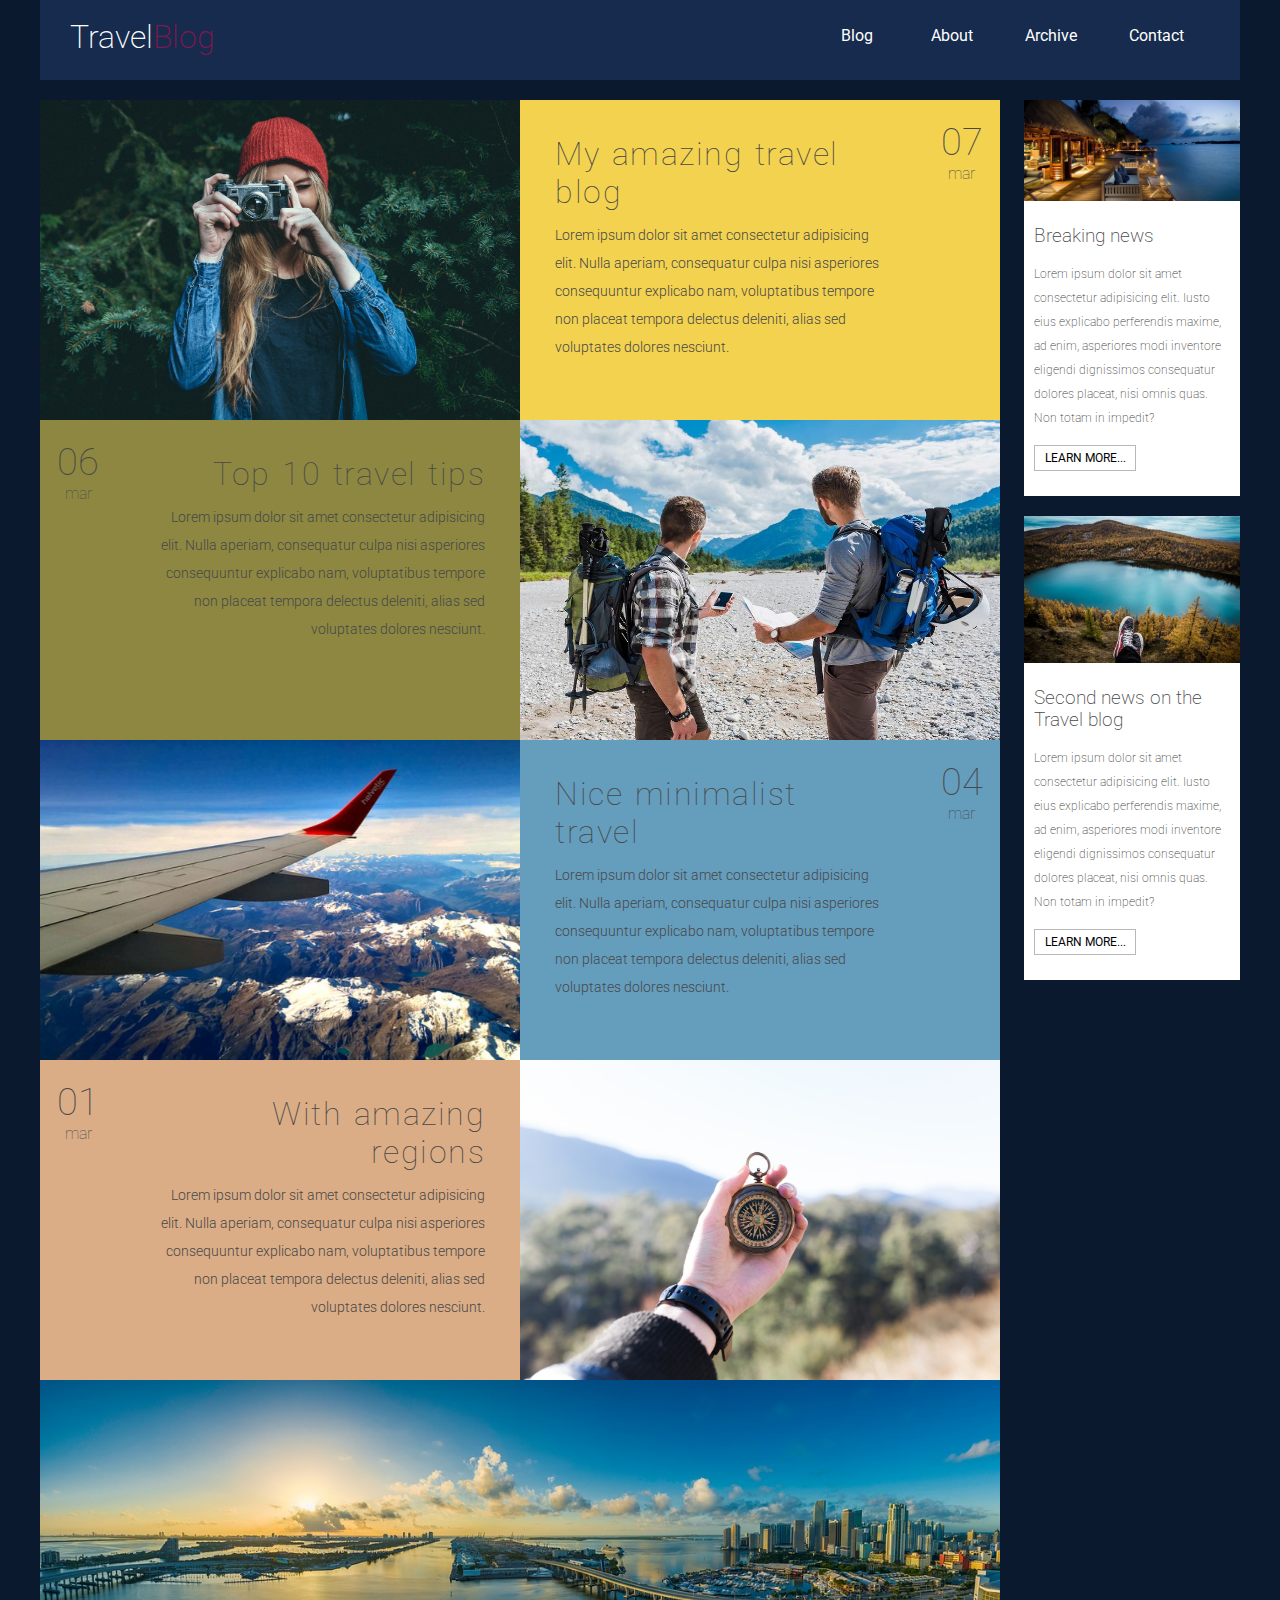
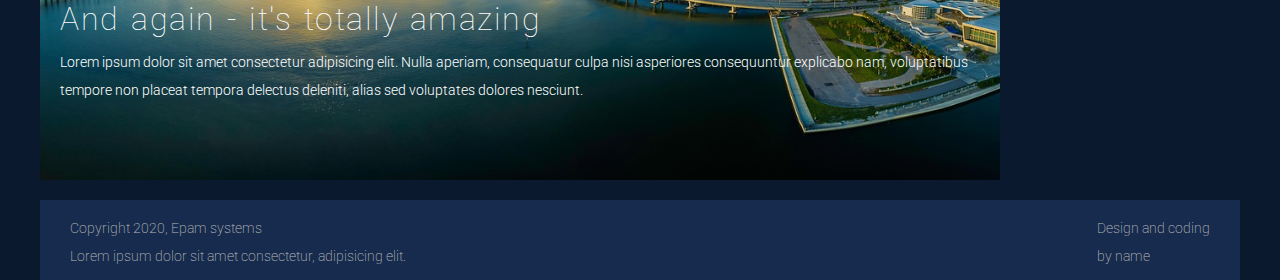
<file: FL13_HW5/homework/index.html>
<!DOCTYPE html>
<html lang="en">
<head>
  <meta charset="UTF-8">
  <meta name="viewport" content="width=device-width, initial-scale=1.0">
  <meta http-equiv="X-UA-Compatible" content="ie=edge">
  <link rel="stylesheet" href="./css/styles.css">
  <link href='https://fonts.googleapis.com/css?family=Roboto:400,100,300,700&subset=latin,latin-ext' rel='stylesheet' type='text/css'>      
  <title>Responsive</title>
</head>
  <body>
    <div class="header">
      <div class="header-content">
        <div class="logo">Travel<span>Blog</span></div>
        <div class="nav-menu">
          <button class="menu-btn"><svg aria-hidden="true" focusable="false" data-prefix="fas" data-icon="bars" class="svg-inline--fa fa-bars fa-w-14" role="img" xmlns="http://www.w3.org/2000/svg" viewBox="0 0 448 512"><path fill="#fff" d="M16 132h416c8.837 0 16-7.163 16-16V76c0-8.837-7.163-16-16-16H16C7.163 60 0 67.163 0 76v40c0 8.837 7.163 16 16 16zm0 160h416c8.837 0 16-7.163 16-16v-40c0-8.837-7.163-16-16-16H16c-8.837 0-16 7.163-16 16v40c0 8.837 7.163 16 16 16zm0 160h416c8.837 0 16-7.163 16-16v-40c0-8.837-7.163-16-16-16H16c-8.837 0-16 7.163-16 16v40c0 8.837 7.163 16 16 16z"></path></svg></button>
          <ul class="menu-list">
            <li class="menu-element"><a href="#">Blog</a></li>
            <li class="menu-element"><a href="#">About</a></li>
            <li class="menu-element"><a href="#">Archive</a></li>
            <li class="menu-element"><a href="#">Contact</a></li>
          </ul>
        </div>
      </div>
    </div>
    <div class="main-container">
      <div class="main-content">
        <div class="main-block">
          <div class="post">
            <div class="post-imgBlock">
              <img src="./img/post1.jpg" alt="">
            </div>
            <div class="post-infoBlock">
              <div class="post-infoBlock-description">
                <h2 class="post-infoBlock-header">My amazing travel blog</h2>
                <p class="post-infoBlock-text">
                  Lorem ipsum dolor sit amet consectetur adipisicing elit. Nulla aperiam, consequatur culpa nisi asperiores
                  consequuntur explicabo nam, voluptatibus tempore non placeat tempora delectus deleniti, alias sed voluptates
                  dolores nesciunt.
                </p>  
              </div>
              <div class="post-dateBlock">
                <div class="post-dateBlock-number">07</div>
                <div class="post-dateBlock-month">mar</div>
              </div>
            </div>
          </div>
          <div class="post">
            <div class="post-imgBlock">
              <img src="./img/post2.jpg" alt="">
            </div>
            <div class="post-infoBlock">
              <div class="post-infoBlock-description">
                <h2 class="post-infoBlock-header">Top 10 travel tips</h2>
                <p class="post-infoBlock-text">
                  Lorem ipsum dolor sit amet consectetur adipisicing elit. Nulla aperiam, consequatur culpa nisi asperiores
                  consequuntur explicabo nam, voluptatibus tempore non placeat tempora delectus deleniti, alias sed voluptates
                  dolores nesciunt.
                </p>  
              </div>
              <div class="post-dateBlock">
                <div class="post-dateBlock-number">06</div>
                <div class="post-dateBlock-month">mar</div>
              </div>
            </div>
          </div>
          <div class="post">
            <div class="post-imgBlock">
              <img src="./img/post3.jpg" alt="">
            </div>
            <div class="post-infoBlock">
              <div class="post-infoBlock-description">
                <h2 class="post-infoBlock-header">Nice minimalist travel</h2>
                <p class="post-infoBlock-text">
                  Lorem ipsum dolor sit amet consectetur adipisicing elit. Nulla aperiam, consequatur culpa nisi asperiores
                  consequuntur explicabo nam, voluptatibus tempore non placeat tempora delectus deleniti, alias sed voluptates
                  dolores nesciunt.
                </p>  
              </div>
              <div class="post-dateBlock">
                <div class="post-dateBlock-number">04</div>
                <div class="post-dateBlock-month">mar</div>
              </div>
            </div>
          </div>
          <div class="post">
            <div class="post-imgBlock">
              <img src="./img/post4.jpg" alt="">
            </div>
            <div class="post-infoBlock">
              <div class="post-infoBlock-description">
                <h2 class="post-infoBlock-header">With amazing regions</h2>
                <p class="post-infoBlock-text">
                  Lorem ipsum dolor sit amet consectetur adipisicing elit. Nulla aperiam, consequatur culpa nisi asperiores
                  consequuntur explicabo nam, voluptatibus tempore non placeat tempora delectus deleniti, alias sed voluptates
                  dolores nesciunt.
                </p>  
              </div>
              <div class="post-dateBlock">
                <div class="post-dateBlock-number">01</div>
                <div class="post-dateBlock-month">mar</div>
              </div>
            </div>
          </div>
          <div class="post full-size-post">
            <!-- <img src="./img/post5.jpg" alt=""> -->
            <div class="full-size-post-infoBlock">
              <h2 class="full-size-post-header">And again - it's totally amazing</h2>
              <p class="full-size-post-text">
                Lorem ipsum dolor sit amet consectetur adipisicing elit. Nulla aperiam, consequatur culpa nisi asperiores
                consequuntur explicabo nam, voluptatibus tempore non placeat tempora delectus deleniti, alias sed voluptates
                dolores nesciunt.
              </p>                
            </div>
          </div>
        </div>
        <div class="sidebar">
          <div class="sidebar-news">
            <div class="news-img">
              <img src="./img/news1.jpg" alt="">
            </div>
            <div class="news-infoBlock">
              <h3 class="news-infoBlock-header">Breaking news</h3>
              <p class="news-infoBlock-text">
                Lorem ipsum dolor sit amet consectetur adipisicing elit. Iusto eius explicabo perferendis maxime, ad enim,
                asperiores modi inventore eligendi dignissimos consequatur dolores placeat, nisi omnis quas. Non totam in
                impedit?
              </p>
              <div class="news-infoBlock-redirect"><a href="#">Learn more...</a></div>
            </div>
          </div>
          <div class="sidebar-news">
            <div class="news-img">
              <img src="./img/news2.jpg" alt="">
            </div>
            <div class="news-infoBlock">
              <h3 class="news-infoBlock-header">Second news on the Travel blog</h3>
              <p class="news-infoBlock-text">
                Lorem ipsum dolor sit amet consectetur adipisicing elit. Iusto eius explicabo perferendis maxime, ad enim,
                asperiores modi inventore eligendi dignissimos consequatur dolores placeat, nisi omnis quas. Non totam in
                impedit?
              </p>
              <div class="news-infoBlock-redirect"><a href="#">Learn more...</a></div>
            </div>
          </div>
        </div>  
      </div>
    </div>
    <div class="footer">
      <div class="footer-content">
        <div class="footer-rightsBlock">
          <p>Copyright 2020, Epam systems</p>
          <p>Lorem ipsum dolor sit amet consectetur, adipisicing elit.</p>
        </div>
        <div class="footer-author">
          <p>Design and coding</p>
          <p>by name</p>
        </div>
      </div>
    </div>
  </body>
</html>
</file>
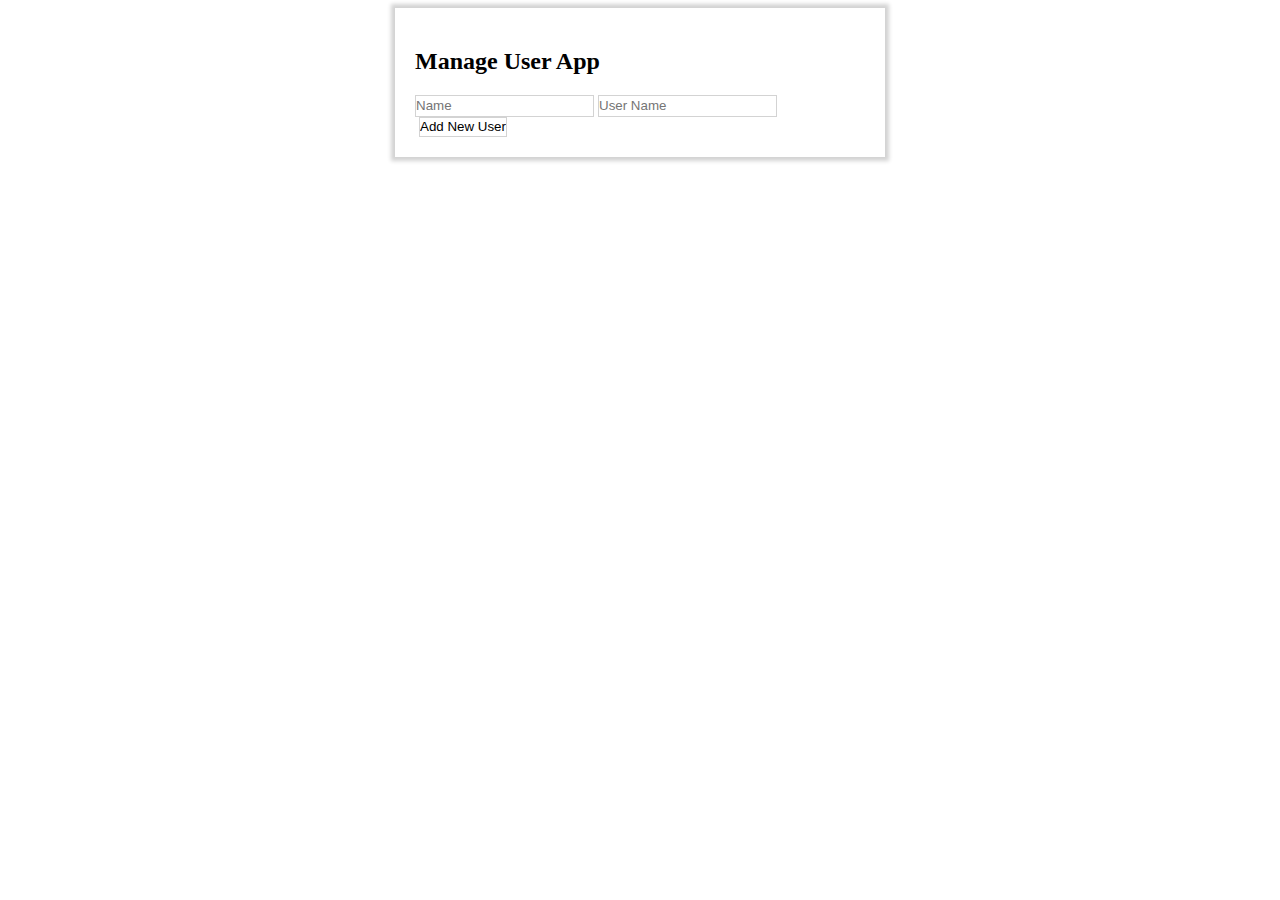
<file: FL13_HW16/homework/app/index.html>
<!DOCTYPE html>
<html lang="en">
<head>
  <meta charset="UTF-8">
  <meta name="viewport" content="width=device-width, initial-scale=1.0">
  <link rel="stylesheet" type="text/css" href="./styles/index.css">
  <title>UserList</title>
</head>
<body>
  <div id="app-container"></div>
  <script src="./js/index.js"></script>
</body>
</html>
</file>
<file: FL13_HW1/homework/style.css>
html,body,div,span,applet,object,iframe,h1,h2,h3,h4,h5,h6,p,blockquote,pre,a,abbr,acronym,address,big,cite,code,del,dfn,em,font,img,ins,kbd,q,s,samp,small,strike,strong,sub,sup,tt,var,b,u,i,center,dl,dt,dd,ol,ul,li,fieldset,form,label,legend,table,caption,tbody,tfoot,thead,tr,th,td{background:transparent;border:0;margin:0;padding:0;vertical-align:baseline}body{line-height:1}h1,h2,h3,h4,h5,h6{clear:both;font-weight:normal}ol,ul{list-style:none}blockquote{quotes:none}blockquote:before,blockquote:after{content:'';content:none}del{text-decoration:line-through}table{border-collapse:collapse;border-spacing:0}a img{border:0}#container{float:left;margin:0 -240px 0 0;width:100%}#primary,#secondary{float:right;overflow:hidden;width:220px}#secondary{clear:right}#footer{clear:both;width:100%}.one-column #content{margin:0 auto;width:640px}.single-attachment #content{margin:0 auto;width:900px}body,input,textarea,.page-title span,.pingback a.url{font-family:Georgia,"Bitstream Charter",serif}h3#comments-title,h3#reply-title,#access .menu,#access div.menu ul,#cancel-comment-reply-link,.form-allowed-tags,#site-info,#site-title,#wp-calendar,.comment-meta,.comment-body tr th,.comment-body thead th,.entry-content label,.entry-content tr th,.entry-content thead th,.entry-meta,.entry-title,.entry-utility,#respond label,.navigation,.page-title,.pingback p,.reply,.widget-title,.wp-caption-text{font-family:"Helvetica Neue",Arial,Helvetica,"Nimbus Sans L",sans-serif}input[type="submit"]{font-family:"Helvetica Neue",Arial,Helvetica,"Nimbus Sans L",sans-serif}pre{font-family:"Courier 10 Pitch",Courier,monospace}code{font-family:Monaco,Consolas,"Andale Mono","DejaVu Sans Mono",monospace}#access .menu-header,div.menu,#colophon,#branding,#main,#wrapper{margin:0 auto;width:940px}#wrapper{background:#fff;margin-top:20px;padding:0 20px}#footer-widget-area{overflow:hidden}#footer-widget-area .widget-area{float:left;margin-right:20px;width:220px}#footer-widget-area #fourth{margin-right:0}#site-info{float:left;font-size:14px;font-weight:bold;width:700px}#site-generator{float:right;width:220px}body{background:#f1f1f1}body,input,textarea{color:#666;font-size:12px;line-height:18px}hr{background-color:#e7e7e7;border:0;clear:both;height:1px;margin-bottom:18px}p{margin-bottom:18px}ul{list-style:square;margin:0 0 18px 1.5em}ol{list-style:decimal;margin:0 0 18px 1.5em}ol ol{list-style:upper-alpha}ol ol ol{list-style:lower-roman}ol ol ol ol{list-style:lower-alpha}ul ul,ol ol,ul ol,ol ul{margin-bottom:0}dl{margin:0 0 24px 0}dt{font-weight:bold}dd{margin-bottom:18px}strong{font-weight:bold}cite,em,i{font-style:italic}big{font-size:131.25%}ins{background:#ffc;text-decoration:none}blockquote{font-style:italic;padding:0 3em}blockquote cite,blockquote em,blockquote i{font-style:normal}pre{background:#f7f7f7;color:#222;line-height:18px;margin-bottom:18px;overflow:auto;padding:1.5em}abbr,acronym{cursor:help}sup,sub{height:0;line-height:1;position:relative;vertical-align:baseline}sup{bottom:1ex}sub{top:.5ex}small{font-size:smaller}input{margin-bottom:10px}input[type="text"],input[type="password"],input[type="email"],input[type="url"],input[type="number"],textarea{background:#f9f9f9;border:1px solid #ccc;box-shadow:inset 1px 1px 1px rgba(0,0,0,0.1);-moz-box-shadow:inset 1px 1px 1px rgba(0,0,0,0.1);-webkit-box-shadow:inset 1px 1px 1px rgba(0,0,0,0.1);padding:2px}a:link{color:#06c}a:visited{color:#743399}a:active,a:hover{color:#ff4b33}.screen-reader-text{clip:rect(1px,1px,1px,1px);overflow:hidden;position:absolute !important;height:1px;width:1px}#header{padding:30px 0 0 0}#site-title{float:left;font-size:30px;line-height:36px;margin:0 0 18px 0;width:700px}#site-title a{color:#000;font-weight:bold;text-decoration:none}#site-description{color:#000;clear:right;float:right;font-style:italic;margin:15px 0 18px 0;opacity:.65;width:220px}#branding img{border-top:4px solid #000;border-bottom:1px solid #000;display:block;float:left}#access{background:#000;display:block;float:left;margin:0 auto;width:940px}#access .menu-header,div.menu{font-size:13px;margin-left:12px;width:928px}#access .menu-header ul,div.menu ul{list-style:none;margin:0}#access .menu-header li,div.menu li{float:left;position:relative}#access a{color:#aaa;display:block;line-height:38px;padding:0 10px;text-decoration:none}#access ul ul{box-shadow:0 3px 3px rgba(0,0,0,0.2);-moz-box-shadow:0 3px 3px rgba(0,0,0,0.2);-webkit-box-shadow:0 3px 3px rgba(0,0,0,0.2);display:none;position:absolute;top:38px;left:0;float:left;width:180px;z-index:99999}#access ul ul li{min-width:180px}#access ul ul ul{left:100%;top:0}#access ul ul a{background:#333;line-height:1em;padding:10px;width:160px;height:auto}#access li:hover>a,#access ul ul:hover>a{background:#333;color:#fff}#access ul li:hover>ul{display:block}#access ul li.current_page_item>a,#access ul li.current_page_ancestor>a,#access ul li.current-menu-ancestor>a,#access ul li.current-menu-item>a,#access ul li.current-menu-parent>a{color:#fff}* html #access ul li.current_page_item a,* html #access ul li.current_page_ancestor a,* html #access ul li.current-menu-ancestor a,* html #access ul li.current-menu-item a,* html #access ul li.current-menu-parent a,* html #access ul li a:hover{color:#fff}#main{clear:both;overflow:hidden;padding:40px 0 0 0}#content{margin-bottom:36px}#content,#content input,#content textarea{color:#333;font-size:16px;line-height:24px}#content p,#content ul,#content ol,#content dd,#content pre,#content hr{margin-bottom:24px}#content ul ul,#content ol ol,#content ul ol,#content ol ul{margin-bottom:0}#content pre,#content kbd,#content tt,#content var{font-size:15px;line-height:21px}#content code{font-size:13px}#content dt,#content th{color:#000}#content h1,#content h2,#content h3,#content h4,#content h5,#content h6{color:#000;line-height:1.5em;margin:0 0 20px 0}#content table{border:1px solid #e7e7e7;margin:0 -1px 24px 0;text-align:left;width:100%}#content tr th,#content thead th{color:#777;font-size:12px;font-weight:bold;line-height:18px;padding:9px 24px;border-right:1px solid #e7e7e7}#content tr td{border-top:1px solid #e7e7e7;padding:6px 24px;border-right:1px solid #e7e7e7}#content tr.odd td{background:#f2f7fc}.hentry{margin:0 0 48px 0}.home .sticky{background:#f2f7fc;border-top:4px solid #000;margin-left:-20px;margin-right:-20px;padding:18px 20px}.single .hentry{margin:0 0 36px 0}.page-title{color:#000;font-size:14px;font-weight:bold;margin:0 0 36px 0}.page-title span{color:#333;font-size:16px;font-style:italic;font-weight:normal}.page-title a:link,.page-title a:visited{color:#777;text-decoration:none}.page-title a:active,.page-title a:hover{color:#ff4b33}#content .entry-title{color:#000;font-size:21px;font-weight:bold;line-height:1.3em;margin-bottom:0}.entry-title a:link,.entry-title a:visited{color:#000;text-decoration:none}.entry-title a:active,.entry-title a:hover{color:#ff4b33}.entry-meta{color:#777;font-size:12px}.entry-meta abbr,.entry-utility abbr{border:0}.entry-meta abbr:hover,.entry-utility abbr:hover{border-bottom:1px dotted #666}.single-author .by-author{position:absolute !important;clip:rect(1px 1px 1px 1px);clip:rect(1px,1px,1px,1px)}.entry-content,.entry-summary{clear:both;padding:12px 0 0 0}.entry-content .more-link{white-space:nowrap}#content .entry-summary p:last-child{margin-bottom:12px}.entry-content fieldset{border:1px solid #e7e7e7;margin:0 0 24px 0;padding:24px}.entry-content fieldset legend{background:#fff;color:#000;font-weight:bold;padding:0 24px}.entry-content input{margin:0 0 24px 0}.entry-content input.file,.entry-content input.button{margin-right:24px}.entry-content label{color:#777;font-size:12px}.entry-content select{margin:0 0 24px 0}.entry-content sup,.entry-content sub{font-size:10px}.entry-content blockquote.left{float:left;margin-left:0;margin-right:24px;text-align:right;width:33%}.entry-content blockquote.right{float:right;margin-left:24px;margin-right:0;text-align:left;width:33%}.page-link{clear:both;color:#000;font-weight:bold;line-height:48px;word-spacing:.5em}.page-link a:link,.page-link a:visited{background:#f1f1f1;color:#333;font-weight:normal;padding:.5em .75em;text-decoration:none}.home .sticky .page-link a{background:#d9e8f7}.page-link a:active,.page-link a:hover{color:#ff4b33}body.page .edit-link{clear:both;display:block}#entry-author-info{background:#f2f7fc;border-top:4px solid #000;clear:both;font-size:14px;line-height:20px;margin:24px 0;overflow:hidden;padding:18px 20px}#entry-author-info #author-avatar{background:#fff;border:1px solid #e7e7e7;float:left;height:60px;margin:0 -104px 0 0;padding:11px}#entry-author-info #author-description{float:left;margin:0 0 0 104px}#entry-author-info h2{color:#000;font-size:100%;font-weight:bold;margin-bottom:0}.entry-utility{clear:both;color:#777;font-size:12px;line-height:18px}.entry-meta a,.entry-utility a{color:#777}.entry-meta a:hover,.entry-utility a:hover{color:#ff4b33}#content .video-player{padding:0}.format-standard .wp-video,.format-standard .wp-audio-shortcode,.format-audio .wp-audio-shortcode,.format-standard .video-player{margin-bottom:24px}.home #content .format-aside p,.home #content .category-asides p{font-size:14px;line-height:20px;margin-bottom:10px;margin-top:0}.format-gallery .size-thumbnail img,.category-gallery .size-thumbnail img{border:10px solid #f1f1f1;margin-bottom:0}.format-gallery .gallery-thumb,.category-gallery .gallery-thumb{float:left;margin-right:20px;margin-top:-4px}.home #content .format-gallery .entry-utility,.home #content .category-gallery .entry-utility{padding-top:4px}.attachment .entry-content .entry-caption{font-size:140%;margin-top:24px}.attachment .entry-content .nav-previous a:before{content:'\2190\00a0'}.attachment .entry-content .nav-next a:after{content:'\00a0\2192'}#content img.size-auto,#content img.size-full,#content img.size-large,#content img.size-medium,#content .entry-attachment img,#content .widget-container img{max-width:100%;height:auto}#ie8 #content img.size-auto,#ie8 #content img.size-full,#ie8 #content img.size-large,#ie8 #content img.size-medium,#ie8 #content .entry-attachment img{width:auto}.alignleft,img.alignleft{display:inline;float:left;margin-right:24px;margin-top:4px}.alignright,img.alignright{display:inline;float:right;margin-left:24px;margin-top:4px}.aligncenter,img.aligncenter{clear:both;display:block;margin-left:auto;margin-right:auto}img.alignleft,img.alignright,img.aligncenter{margin-bottom:12px}.wp-caption{background:#f1f1f1;line-height:18px;margin-bottom:20px;max-width:100%;padding:4px;text-align:center}.wp-caption img{margin:5px 5px 0;max-width:622px}.wp-caption p.wp-caption-text{color:#777;font-size:12px;margin:5px}.wp-smiley{margin:0}.gallery{margin:0 auto 18px}.gallery .gallery-item{float:left;margin-top:0;text-align:center}.gallery-columns-1 .gallery-item{width:100%}.gallery-columns-2 .gallery-item{width:50%}.gallery-columns-3 .gallery-item{width:33%}.gallery-columns-4 .gallery-item{width:25%}.gallery-columns-5 .gallery-item{width:20%}.gallery-columns-6 .gallery-item{width:16%}.gallery-columns-7 .gallery-item{width:14%}.gallery-columns-8 .gallery-item{width:12%}.gallery-columns-9 .gallery-item{width:11%}.gallery-columns-1 img{max-width:620px}.gallery-columns-2 img{max-width:288px}.gallery-columns-3 img{max-width:177px}.gallery-columns-4 img{max-width:122px}.gallery-columns-5 img{max-width:88px}.gallery-columns-6 img{max-width:66px}.gallery-columns-7 img{max-width:50px}.gallery-columns-8 img{max-width:39px}.gallery-columns-9 img{max-width:29px}.gallery-item img{height:auto}.gallery-columns-2 .attachment-medium{max-width:92%;height:auto}.gallery-columns-4 .attachment-thumbnail{max-width:84%;height:auto}.gallery .gallery-caption{color:#777;font-size:12px;margin:0 0 12px}.gallery dl{margin:0}.gallery img{border:10px solid #f1f1f1}.gallery br+br{display:none}#content .entry-attachment img{display:block;margin:0 auto}.navigation{color:#777;font-size:12px;line-height:18px;overflow:hidden}.navigation a:link,.navigation a:visited{color:#777;text-decoration:none}.navigation a:active,.navigation a:hover{color:#ff4b33}.nav-previous{float:left;width:50%}.nav-next{float:right;text-align:right;width:50%}#nav-above{margin:0 0 18px 0}#nav-above{display:none}.paged #nav-above,.single #nav-above{display:block}#nav-below{margin:-18px 0 0 0}#comments{clear:both}#comments .navigation{padding:0 0 18px 0}h3#comments-title,h3#reply-title{color:#000;font-size:20px;font-weight:bold;margin-bottom:0}h3#comments-title{padding:24px 0}.commentlist{list-style:none;margin:0}.commentlist li.comment{border-bottom:1px solid #e7e7e7;line-height:24px;margin:0 0 24px 0;padding:0 0 0 56px;position:relative}.commentlist li:last-child{border-bottom:0;margin-bottom:0}#comments .comment-body ul,#comments .comment-body ol{margin-bottom:18px}#comments .comment-body p:last-child{margin-bottom:6px}#comments .comment-body blockquote p:last-child{margin-bottom:24px}.commentlist ol{list-style:decimal}.commentlist .avatar{position:absolute;top:4px;left:0}.comment-author cite{color:#000;font-style:normal;font-weight:bold}.comment-author .says{font-style:italic}.comment-meta{font-size:12px;margin:0 0 18px 0}.comment-meta a:link,.comment-meta a:visited{color:#777;text-decoration:none}.comment-meta a:active,.comment-meta a:hover{color:#ff4b33}.commentlist .bypostauthor>div{background:#f2f7fc;border-top:4px solid #000;margin-bottom:10px;padding:10px 0 0 20px}.reply{font-size:12px;padding:0 0 24px 0}.reply a,a.comment-edit-link{color:#777}.reply a:hover,a.comment-edit-link:hover{color:#ff4b33}.commentlist .children{list-style:none;margin:0}.commentlist .children li{border:0;margin:0}.nopassword,.nocomments{display:none}#comments .pingback{border-bottom:1px solid #e7e7e7;margin-bottom:18px;padding-bottom:18px}.commentlist li.comment+li.pingback{margin-top:-6px}#comments .pingback p{color:#777;display:block;font-size:12px;line-height:18px;margin:0}#comments .pingback .url{font-size:13px;font-style:italic}input[type="submit"]{color:#333}form{text-align:right}input{width:200px}#respond{border-top:1px solid #e7e7e7;margin:24px 0;overflow:hidden;position:relative}#respond p{margin:0}#respond .comment-notes{margin-bottom:1em}.form-allowed-tags{line-height:1em}.children #respond{margin:0 48px 0 0}h3#reply-title{margin:18px 0}#comments-list #respond{margin:0 0 18px 0}#comments-list ul #respond{margin:0}#cancel-comment-reply-link{font-size:12px;font-weight:normal;line-height:18px}#respond .required{color:#ff4b33;font-weight:bold}#respond label{color:#777;font-size:12px}#respond input{margin:0 0 9px;width:98%}#respond textarea{width:98%}#respond .form-allowed-tags{color:#777;font-size:12px;line-height:18px}#respond .form-allowed-tags code{font-size:11px}#respond .form-submit{margin:12px 0}#respond .form-submit input{font-size:14px;width:auto}.widget-area ul{list-style:none;margin-left:0}.widget-area ul ul{list-style:square;margin-left:1.3em}.widget-area select{max-width:100%}.widget_search #s{width:60%}.widget_search label{display:none}.widget-container{word-wrap:break-word;-webkit-hyphens:auto;-moz-hyphens:auto;hyphens:auto;margin:0 0 18px 0}.widget-container .wp-caption img{margin:auto}.widget-container.widget_image .wp-caption{width:auto}.widget-container.widget_image .wp-caption img{margin-left:-8px}.widget-title{color:#222;font-size:14px;font-weight:bold}.widget-area a:link,.widget-area a:visited{text-decoration:none}.widget-area a:active,.widget-area a:hover{text-decoration:underline}.widget-area .entry-meta{font-size:11px}#wp_tag_cloud div{line-height:1.6em}#wp-calendar{width:100%}#wp-calendar caption{color:#222;font-size:14px;font-weight:bold;padding-bottom:4px;text-align:left}#wp-calendar thead{font-size:11px}#wp-calendar tbody{color:#aaa}#wp-calendar tbody td{background:#f5f5f5;border:1px solid #fff;padding:3px 0 2px;text-align:center}#wp-calendar tbody .pad{background:0}#wp-calendar tfoot #next{text-align:right}.widget_rss a.rsswidget{color:#000}.widget_rss a.rsswidget:hover{color:#ff4b33}.widget_rss .widget-title img{width:11px;height:11px}#main .widget-area ul{margin-left:0;padding:0 20px 0 0}#main .widget-area ul ul{border:0;margin-left:1.3em;padding:0}#main .widget-container.music-player ul{margin:0}#footer{margin-bottom:20px}#colophon{border-top:4px solid #000;margin-top:-4px;overflow:hidden;padding:18px 0}#site-info{font-weight:bold}#site-info a{color:#000;text-decoration:none}#site-generator{font-style:italic;position:relative}#site-generator a{background:url(images/wordpress.png) center left no-repeat;color:#666;display:inline-block;line-height:16px;padding-left:20px;text-decoration:none}#site-generator a:hover{text-decoration:underline}img#wpstats{display:block;margin:0 auto 10px}pre{-webkit-text-size-adjust:140%}code{-webkit-text-size-adjust:160%}#access,.entry-meta,.entry-utility,.navigation,.widget-area{-webkit-text-size-adjust:120%}#site-description{-webkit-text-size-adjust:none}@media print{body{background:none !important}#wrapper{clear:both !important;display:block !important;float:none !important;position:relative !important}#header{border-bottom:2pt solid #000;padding-bottom:18pt}#colophon{border-top:2pt solid #000}#site-title,#site-description{float:none;line-height:1.4em;margin:0;padding:0}#site-title{font-size:13pt}.entry-content{font-size:14pt;line-height:1.6em}.entry-title{font-size:21pt}#access,#branding img,#respond,.comment-edit-link,.edit-link,.navigation,.page-link,.widget-area{display:none !important}#container,#header,#footer{margin:0;width:100%}#content,.one-column #content{margin:24pt 0 0;width:100%}.wp-caption p{font-size:11pt}#site-info,#site-generator{float:none;width:auto}#colophon{width:auto}img#wpstats{display:none}#site-generator a{margin:0;padding:0}#entry-author-info{border:1px solid #e7e7e7}#main{display:inline}.home .sticky{border:0}}img{width:140px;vertical-align:middle;display:block;margin:0 auto;margin-left:calc(50% - 50px);margin-bottom:20px}nav>a{padding:10px;color:#0279c1}nav>a b:hover{color:#00527a}nav>a:visited{color:#0279c1}article{padding-left:10px}footer{margin-top:20px;padding:40px 20px;text-align:center;background:#3333}
</file>
<file: FL13_HW11/homework/material-icons/material-icons.css>
@font-face {
  font-family: 'Material Icons';
  font-style: normal;
  font-weight: 400;
  src: url(MaterialIcons-Regular.eot); /* For IE6-8 */
  src: local('Material Icons'),
       local('MaterialIcons-Regular'),
       url(MaterialIcons-Regular.woff2) format('woff2'),
       url(MaterialIcons-Regular.woff) format('woff'),
       url(MaterialIcons-Regular.ttf) format('truetype');
}

.material-icons {
  font-family: 'Material Icons';
  font-weight: normal;
  font-style: normal;
  font-size: 24px;  /* Preferred icon size */
  display: inline-block;
  line-height: 1;
  text-transform: none;
  letter-spacing: normal;
  word-wrap: normal;
  white-space: nowrap;
  direction: ltr;

  /* Support for all WebKit browsers. */
  -webkit-font-smoothing: antialiased;
  /* Support for Safari and Chrome. */
  text-rendering: optimizeLegibility;

  /* Support for Firefox. */
  -moz-osx-font-smoothing: grayscale;

  /* Support for IE. */
  font-feature-settings: 'liga';
}
</file>
<file: FL13_HW11/homework/styles.css>
body {
  display: flex;
  justify-content: space-around;
}
#root {
  width: 340px;
  border: 1px solid grey;
  border-radius: 5px;
  box-shadow: 0 0 5px 3px grey;
  padding: 20px;
}
ul {
  list-style: none;
}
li.folder, li.file {
  font-style: normal;
}
li.closed:before {
  color: #EDBB0D;
  content: "\E2C7";
  font-family:'Material Icons'
}
li.folder:not(.closed):before {
  content: "\E2C8";
  color: #EDBB0D;
  font-family:'Material Icons'
}
li.file:before {
  content: "\e24d";
  font-family:'Material Icons';
  color: #B0B0B0;
}
li:not([class]) {
  font-style: italic;
}
li.closed + li {
  display: none;
}
.context-menu {
  padding: 15px;
  width: 80px;
  background-color: #f7f7f7;
  border: 1px solid lightgrey;
  border-radius: 2px;
  box-shadow: 3px 3px 5px 1px  lightgrey;
  position: absolute;
  z-index: 10;
  display: none;
}
.active {
  display: block;
}
.context-menu>div {
  padding: 2px;
  color: black;
}
.disabled>div {
  color: grey;
}
li.folder:focus, li.file:focus {
  background-color:#DDDDDD;
  outline: none;
}
.context-menu:not(.disabled)>div:hover,
li.folder:hover,
li.file:hover,
input:hover,
input:disabled:hover {
  background-color:#DDDDDD;
}
</file>
<file: FL13_HW12/homework/styles.css>
h2 {
	text-align: center;
}
#root {
	max-width: 1200px;
	display: grid;
	grid-template-columns: 35% 65%;
	margin: 0 auto;
}
#section1 {
	background-color: khaki;
}
.bookListElement {
	/* width: 60%; */
	padding: 10px;
	display: grid;
	grid-template-columns: auto 70px;
}
#addBookBtn {
	display: block;
	margin: 10px auto;
}
#section2 {
	background-color: lightgoldenrodyellow;
	padding: 10px;
}
form>label {
	display: grid;
	grid-template-columns: 130px auto;
	margin-top: 10px;
}
.btn {
	width: 70px;
	border-radius: 5px;
}
form>.btn {
	float: right;
	margin: 20px 10% 0 0;
}
form, #bookPreview {
	display: none;
}
#bookView>p>span {
	font-weight: bold;
}
#bookView>img {
	width: 200px;
}
textarea {
	height: 300px;
	padding: 10px;
	text-align: initial;
	font-weight: normal;
}
</file>
<file: FL13_HW13/homework/css/styles.css>
button.btn:nth-child(3), button.btn:nth-child(2) {
	background-color: #FF7F50;
}
body > div:nth-child(2), body > div:nth-child(4) {
	background-color: #343A40;
}
</file>
<file: FL13_HW2/homework/css/general.css>
/* 

please don't edit this styles

*/

h2.tm-section-title {
    color: lightskyblue;
}

a:focus {
    color: #666;
    outline: 0
}

ul {
    padding: 0;
    margin: 0
}

body {
    background-color: #f5f5f5;
    color: #000;
    font-family: 'Open Sans', Helvetica, Arial, sans-serif;
    font-size: 16px;
    font-weight: 300;
    padding-top: 30px;
    overflow-x: hidden
}

section:before {
    position: absolute;
    z-index: 1
}

.box,
.tm-content-box,
.tm-main-nav {
    background-color: #fff
}

.tm-sidebar {
    z-index: 10;
    position: fixed;
    left: 0;
    right: 0;
    top: 0;
    width: 100%;
}

.tm-sidebar ul{
    margin: 0px;
    display: flex;
}

.tm-main-nav {
    font-size: 1.5em;
    text-align: center
}

.tm-nav-item {
    list-style: none;
    width: 100%;
}

.tm-nav-item-link {
    border: 1px solid transparent;
    color: #666;
    display: block;
    padding: 10px;
    width: 100%;
    -webkit-transition: all .3s ease;
    transition: all .3s ease
}

.carousel-indicators li,
.tm-banner-inner {
    border: 1px solid lightgrey
}


.tm-nav-item-link.active,
.tm-nav-item-link:hover {
    color: #666;
    text-decoration: none;
}

.tm-nav-item-link:focus {
    text-decoration: none
}

.tm-banner-text,
.tm-banner-title,
.tm-section-title {
    color: #666;
    font-weight: 300;
    margin: 0
}

.tm-section-title {
    margin-bottom: 20px
}

.tm-section-title-box {
    margin-bottom: 0
}

.tm-banner-title {
    font-size: 3.3em;
    letter-spacing: 2px;
    text-transform: uppercase
}

.tm-main-content {
    padding-top: 70px;
}

.tm-content-box {
    overflow: hidden;
    margin-bottom: 30px
}

.padding-medium {
    padding: 40px
}

.tm-banner {
    padding: 30px
}

.tm-banner-inner {
    padding: 30px 0;
    height: 100%;
    text-align: center;
    display: flex;
    -webkit-box-orient: vertical;
    -webkit-box-direction: normal;
    -webkit-flex-direction: column;
    -ms-flex-direction: column;
    flex-direction: column;
    -webkit-box-align: center;
    -webkit-align-items: center;
    -ms-flex-align: center;
    align-items: center;
    -webkit-box-pack: center;
    -webkit-justify-content: center;
    -ms-flex-pack: center;
    justify-content: center
}

.tm-banner-inner img{
    width: 120px;
}

.tm-banner-text {
    font-size: 1.4em
}

.boxes,
.tm-box-bg-title {
    display: -webkit-box;
    display: -webkit-flex;
    display: -ms-flexbox
}

/*.flex-item {*/
    /*-webkit-box-flex: 0 1 auto;*/
    /*-webkit-flex: 0 1 auto;*/
    /*-ms-flex: 0 1 auto;*/
    /*flex: 0 1 auto*/
/*}*/

.section-description {
    line-height: 1.8;
    margin-bottom: 25px
}

.section-description:last-child {
    margin-bottom: 0
}

.tm-team-description-container {
    max-width: 500px
}

.tm-team-info {
    display: flex
}

.box {
    list-style: none;
    width: 33.3333%;
    height: auto;
}

.box-bg {
    position: relative
}

.box-img {
    width: 100%;
}

.tm-box-bg-title {
    position: absolute;
    top: 0;
    right: 0;
    bottom: 0;
    left: 0;
    display: flex;
    -webkit-box-align: center;
    -webkit-align-items: center;
    -ms-flex-align: center;
    align-items: center;
    -webkit-box-pack: center;
    -webkit-justify-content: center;
    -ms-flex-pack: center;
    justify-content: center
}

.boxes {
    display: flex;
    -webkit-flex-wrap: wrap;
    -ms-flex-wrap: wrap;
    flex-wrap: wrap
}

.gallery-container a {
    cursor: -webkit-zoom-in;
    cursor: zoom-in
}

.carousel {
    position: relative;
    height: auto;
    padding: 50px 50px 80px;
    text-align: center
}

.carousel-indicators {
    bottom: 30px
}

.carousel-content {
    color: #000;
    display: -webkit-box;
    display: -webkit-flex;
    display: -ms-flexbox;
    display: flex;
    -webkit-box-align: center;
    -webkit-align-items: center;
    -ms-flex-align: center;
    align-items: center
}

.carousel-indicators .active {
    background-color: lightgrey
}

.contact-form {
    overflow: hidden
}

.form-control {
    border-radius: 0;
    font-size: 1em
}

.form-control:focus {
    border-color: lightgrey;
    box-shadow: inset 0 1px 1px rgba(0, 0, 0, .075), 0 0 8px rgba(153, 153, 153, .45)
}

.form-group {
    margin-bottom: 20px
}

.form-group-2-col-left {
    padding-left: 0;
    padding-right: 5px
}

.form-group-2-col-right {
    padding-right: 0;
    padding-left: 5px
}

.mandatory-field:after {
    position: absolute;
    top: 0;
    right: 7px
}

.carousel-inner>.carousel-item>a>img, .carousel-inner>.carousel-item>img, .img-contact-us {
    width: 100%;
}

.tm-footer {
    color: #666;
    padding-bottom: 15px
}
</file>
<file: FL13_HW2/homework/css/style.css>
.tm-banner-text {
	letter-spacing: 5px;
	word-spacing: 5px;
}
@media screen {
	.tm-nav-item:hover {
		background-color: lightskyblue;
	}
	.tm-nav-item-link:hover {
		font-weight: bold;
		color: #fff;
	}
	.tm-content-header {
		background: linear-gradient(burlywood, lightskyblue);
	}
	.tm-banner {
		background-clip: content-box;
		background-color: white;
	}
	.tm-banner-text {
		text-shadow: 0 3px #76cdd7, 0 12px 2px rgba(118, 205, 215, 0.7);;
		animation: RotateMe 2s linear;
	}
	@keyframes RotateMe {
		0%{transform: rotate(0deg);}
		6%{transform: rotate(0deg);}
		10%{transform: rotate(45deg);}
		100% { transform: rotate(0deg);}
	}
	.tm-sidebar, #home, section
	{
		box-shadow: 0 0 14px rgba(61, 55, 61, 0.7);
	}
	.tm-team-img {
		width: 67%;
		float: left;
	}
	.tm-team-img>img {
		width: 100%;
	}
	.flex-2-col>.tm-team-description-container {
		float: right;
		width: 33%;
		margin-top: 17%;
	}
	.flex-2-col>.tm-team-description-container>.tm-section-description {
		text-indent: 20px;
		font-style: italic;
	}
	.tm-section-title {
		text-align: center;
	}
	.box-bg:hover {
		background-color: lightskyblue;
	}
	.box-bg>h2:hover {
		color: #fff;
		font-weight: bold;
	}
	section::before {
		content: "";
		border: 24px solid transparent; border-left: 20px solid lightskyblue;
		border-top: 24px solid lightskyblue;
	}
	.padding-medium>h2 {
		text-align: center;
		color: lightskyblue;
	}
	.padding-medium>ol {
		list-style-type: decimal-leading-zero;
	}
	.padding-medium>ol>li>a:hover:before {
		display:inline-block;
		content: '\003E';
		color: red;
	}
	.padding-medium>ol>li>a:hover {
		color: red;
		text-decoration: underline;
		font-weight: bold;
	}
	.text::after{
		display:inline-block;
		text-decoration: none;
		content: "New";
		vertical-align: super;
		font-size: 10px;
		font-weight: bold;
		color: red;
	}
	h2 + p, p.tm-section-description {
		line-height: 28px;
		font-style: italic;
		text-indent: 20px;
		color: grey;
	}
	.blocks>.padding-medium>p {
		font-style: italic;
		text-indent: 20px;
		color: grey;
	}
	.box-work {
		padding: 10px;
	}
	.box-work:nth-child(even) p{
		color: white;
	}
	.box-work:nth-child(even) {
		background-color: lightskyblue;
		color: white;
	}
	.box-work p::first-letter {
		font-weight: bold;
	}
	.box-work:nth-child(odd) p::first-letter {
		color: black;
	}
	.box-work p {
		text-indent: 0;
		line-height: 24px;
		font-style: italic;
	}
	#contact>.tm-section-title {
		float: right;
	}
	.contact-form {
		width: 100%;
	}
	#contact_name, #contact_email, #contact_subject {
		border: hidden;
		border-bottom: 1px solid lightskyblue;
	}
	#contact_subject {
		background-position: right top;
		background-image: url("../img/email-icon.png");
		background-repeat: no-repeat;
		background-size: 32px 32px;
	}
	input:focus, textarea:focus {
		background-color: lightskyblue;
		color: #fff;
	}
	.btn-primary {
		background-color: #fff;
		width: 120px;
		height: 40px;
		border-color: lightskyblue;
		color: lightskyblue;
		float: right;
	}
	.btn-primary:hover {
		background-color: lightseagreen;
		border: none;
		font-weight: bold;
		color: #fff;
	}
}

@media print {
	body {
		text-align: center;
	}
	h2, h2.tm-section-title {
		color: rgb(156,197,222);
		text-transform: uppercase;
		font-weight: bold;
	}
	p {
		font-style: italic;
	}
	.tm-sidebar, .tm-team-img, .box, .tm-content-box>img, #contact, .carousel-indicators {
		display: none;
	}
	.tm-main-content {
		padding-top: unset;
	}
	.tm-team-description-container, .tm-footer, .blocks {
		background-color: #ffffff;
		max-width: 100%;
		text-align: center;
	}
	.carousel {
		padding: 0;
	}
	.tm-content-box {
		margin: 0;
	}
	.padding-medium {
		padding: 0 20px;
	}
	.padding-medium>ol {
		list-style: none;
	}
	.padding-medium>ol>li:nth-child(odd) {
		position: relative;
		left: -150px;
	}
	.padding-medium>ol>li:nth-child(even) {
		position: relative;
		left: 110px;
	}
}
</file>
<file: FL13_HW3/homework/css/style1.css>
.landing-logo, body .footer .footer-wrap .footer_logo {
  display: block;
  width: 100%;
  height: 66px;
}
.landing-logo > img, body .footer .footer-wrap .footer_logo > img {
  float: left;
}
.landing-logo > p, body .footer .footer-wrap .footer_logo > p {
  float: left;
  font-family: "Source Sans Pro", sans-serif;
  margin-left: 15px;
  font-size: 26px;
  line-height: 26px;
  width: 80px;
  font-style: inherit;
  color: #2c2f3c;
  font-weight: 600;
}
.landing-logo > p > span, body .footer .footer-wrap .footer_logo > p > span {
  text-align: center;
  display: block;
  font-size: 11px;
  line-height: 20px;
}

* {
  margin: 0;
  padding: 0;
  box-sizing: border-box;
}

body {
  font-family: "Source Sans Pro", sans-serif;
  background: #fff;
  width: 100%;
}
body .header {
  background-image: url("../img/m-h-day.jpg");
  background-repeat: no-repeat;
  background-size: cover;
  background-position-y: center;
  height: 750px;
  border-bottom-right-radius: 40%;
}
body .header .header-wrap {
  max-width: 1280px;
  margin-left: auto;
  margin-right: auto;
  padding-top: 21px;
}
body .header .header-wrap > p {
  width: 720px;
}
body .header .header-wrap .header_heading {
  height: 186px;
  padding: 56px 0 0 0;
  font-size: 74px;
  line-height: 74px;
  font-weight: 700;
  word-spacing: 2px;
  color: #2c2f3c;
  position: relative;
  z-index: 1;
  font-family: "Source Sans Pro", sans-serif;
}
body .header .header-wrap .header_heading::after {
  content: "";
  display: block;
  position: relative;
  z-index: -1;
  height: 50px;
  width: 315px;
  bottom: 52px;
  left: 0;
  background-color: #15a0c7;
}
body .header .header-wrap .header_text {
  margin-top: 56px;
  white-space: pre-line;
  font-size: 17px;
  line-height: 25px;
  color: #2c2f3c;
  font-family: "Source Sans Pro", sans-serif;
}
body .header .header-wrap > div:not([class]) {
  margin-top: 64px;
}
body .header .header-wrap > div:not([class]) .header_button {
  background-color: #699900;
  height: 50px;
  width: 145px;
  font-size: 16px;
  color: #ffffff;
  border: unset;
  font-family: "Source Sans Pro", sans-serif;
  letter-spacing: 1px;
}
body .header .header-wrap > div:not([class]) .login {
  color: #ffffff;
  font-size: 20px;
  margin-left: 160px;
  word-spacing: 2px;
}
body .section {
  text-align: center;
}
body .section .section_text {
  color: #2c2f3c;
  max-width: 500px;
  height: 50px;
  margin: 38px 0 42px 0;
  font-size: 44px;
  position: relative;
  z-index: 1;
  margin-left: auto;
  margin-right: auto;
  word-spacing: 2px;
}
body .section .section_text::after {
  content: "";
  display: block;
  position: relative;
  z-index: -1;
  height: 50px;
  width: 195px;
  bottom: 60px;
  left: 258px;
  background-color: #15a0c7;
}
body .section .section_card_wrap {
  max-width: 938px;
  margin-left: auto;
  margin-right: auto;
}
body .section .section_card_wrap .section_card {
  height: 288px;
  background-color: #21232e;
  margin-top: 25px;
  border-radius: 6px;
  padding: 21px 20px;
}
body .section .section_card_wrap .section_card .section_card_img {
  height: 100%;
  float: left;
  border-radius: 5px;
}
body .section .section_card_wrap .section_card .section_card_right_container .section_card_heading {
  font-size: 24px;
  color: #ffffff;
  margin-top: 12px;
  font-weight: 600;
  font-family: "Source Sans Pro", sans-serif;
  letter-spacing: 0.5px;
}
body .section .section_card_wrap .section_card .section_card_right_container .section_card_text {
  text-align: justify;
  color: #c0c3ce;
  line-height: 25px;
  margin-bottom: 11px;
  font-family: "Source Sans Pro", sans-serif;
  letter-spacing: 0.6px;
}
body .section .section_card_wrap .section_card .section_card_right_container > a {
  color: #c0c3ce;
  font-size: 17px;
  font-family: "Source Sans Pro", sans-serif;
}
body .section .section_card_wrap .section_card:nth-child(1) .section_card_img {
  width: 310px;
}
body .section .section_card_wrap .section_card:nth-child(1) .section_card_right_container {
  width: 420px;
  margin-right: 82px;
  float: right;
}
body .section .section_card_wrap .section_card:nth-child(1) .section_card_right_container .section_card_heading {
  margin: 32px 0 20px 0;
}
body .section .section_card_wrap .section_card:nth-child(2) .section_card_img {
  width: 298px;
}
body .section .section_card_wrap .section_card:nth-child(2) .section_card_right_container {
  width: 432px;
  margin-right: 82px;
  float: right;
}
body .section .section_card_wrap .section_card:nth-child(2) .section_card_right_container .section_card_heading {
  margin: 32px 0 20px 0;
}
body .section .section_card_wrap .section_card:nth-child(3) .section_card_img {
  width: 332px;
}
body .section .section_card_wrap .section_card:nth-child(3) .section_card_right_container {
  width: 400px;
  margin-right: 82px;
  float: right;
}
body .section .section_card_wrap .section_card:nth-child(3) .section_card_right_container .section_card_heading {
  margin: 32px 0 20px 0;
}
body .section .section_banner {
  margin-left: auto;
  margin-right: auto;
  margin-top: 18px;
  max-width: 1000px;
  height: 150px;
  border-radius: 5px;
  position: relative;
  bottom: -128px;
  background: linear-gradient(45deg, #679708 0%, #2e5bd7 100%);
}
body .section .section_banner .section_banner_text_wrap {
  float: left;
  width: 746px;
  height: 100%;
  padding-left: 106px;
}
body .section .section_banner .section_banner_text_wrap .section_banner_heading {
  float: left;
  height: 56px;
  font-size: 31px;
  word-spacing: 1px;
  font-weight: bold;
  margin-top: 26px;
  z-index: 2;
  color: #2c2f3c;
  position: relative;
}
body .section .section_banner .section_banner_text_wrap .section_banner_heading::after {
  content: "";
  display: block;
  position: relative;
  z-index: -1;
  height: 50px;
  width: 64px;
  bottom: 50px;
  left: 128px;
  background-color: #15a0c7;
}
body .section .section_banner .section_banner_text_wrap .section_banner_text {
  color: white;
  float: left;
  font-family: "Source Sans Pro", sans-serif;
  word-spacing: 1.5px;
}
body .section .section_banner .section_banner_button {
  float: left;
  margin-top: 50px;
  background-color: #699900;
  height: 50px;
  width: 145px;
  font-size: 16px;
  color: #ffffff;
  border: unset;
  font-family: "Source Sans Pro", sans-serif;
  letter-spacing: 1px;
}
body .footer {
  margin-top: 52px;
  background-color: #2c2f3c;
  height: 254px;
  width: 100%;
  position: relative;
  z-index: -1;
  padding-top: 80px;
  color: #ffffff;
}
body .footer .footer-wrap {
  margin-left: auto;
  margin-right: auto;
  max-width: 1280px;
  display: flex;
  justify-content: space-between;
  height: 100%;
}
body .footer .footer-wrap .footer_logo {
  margin-top: 62px;
  width: 200px;
}
body .footer .footer-wrap .footer_logo > p {
  color: #ffffff;
}
body .footer .footer-wrap .footer_text {
  margin-top: 50px;
  width: 330px;
  position: relative;
  left: -30px;
}
body .footer .footer-wrap .footer-cr {
  margin-top: 72px;
  word-spacing: 1px;
  width: 200px;
}
</file>
<file: FL13_HW3/homework/css/style2.css>
.landing-logo, body .footer .footer-wrap .footer_logo {
  display: block;
  width: 100%;
  height: 66px;
}
.landing-logo > img, body .footer .footer-wrap .footer_logo > img {
  float: left;
}
.landing-logo > p, body .footer .footer-wrap .footer_logo > p {
  float: left;
  font-family: "Fresca", sans-serif;
  margin-left: 15px;
  font-size: 26px;
  line-height: 26px;
  width: 60px;
  font-style: inherit;
  color: #fff;
  font-weight: 600;
}
.landing-logo > p > span, body .footer .footer-wrap .footer_logo > p > span {
  text-align: center;
  display: block;
  font-size: 11px;
  line-height: 20px;
}

* {
  margin: 0;
  padding: 0;
  box-sizing: border-box;
}

body {
  font-family: "Source Sans Pro", sans-serif;
  background: #21232e;
  width: 100%;
}
body .header {
  background-image: url("../img/m-h-night.jpg");
  background-repeat: no-repeat;
  background-size: cover;
  background-position-y: center;
  height: 750px;
  border-bottom-right-radius: 40%;
}
body .header .header-wrap {
  max-width: 1280px;
  margin-left: auto;
  margin-right: auto;
  padding-top: 21px;
}
body .header .header-wrap > p {
  width: 720px;
}
body .header .header-wrap .header_heading {
  height: 186px;
  padding: 56px 0 0 0;
  font-size: 74px;
  line-height: 74px;
  font-weight: 700;
  word-spacing: 2px;
  color: #fff;
  position: relative;
  z-index: 1;
  font-family: "Source Sans Pro", sans-serif;
}
body .header .header-wrap .header_heading::after {
  content: "";
  display: block;
  position: relative;
  z-index: -1;
  height: 50px;
  width: 315px;
  bottom: 52px;
  left: 0;
  background-color: #ff4e33;
}
body .header .header-wrap .header_text {
  margin-top: 56px;
  white-space: pre-line;
  font-size: 17px;
  line-height: 25px;
  color: #fff;
  font-family: "Fresca", sans-serif;
}
body .header .header-wrap > div:not([class]) {
  margin-top: 64px;
}
body .header .header-wrap > div:not([class]) .header_button {
  background-color: #e3ac02;
  height: 50px;
  width: 145px;
  font-size: 16px;
  color: #ffffff;
  border: unset;
  font-family: "Source Sans Pro", sans-serif;
  letter-spacing: 1px;
}
body .header .header-wrap > div:not([class]) .login {
  color: #ffffff;
  font-size: 20px;
  margin-left: 160px;
  word-spacing: 2px;
}
body .section {
  text-align: center;
}
body .section .section_text {
  color: #fff;
  max-width: 500px;
  height: 50px;
  margin: 38px 0 42px 0;
  font-size: 44px;
  position: relative;
  z-index: 1;
  margin-left: auto;
  margin-right: auto;
  word-spacing: 2px;
}
body .section .section_text::after {
  content: "";
  display: block;
  position: relative;
  z-index: -1;
  height: 50px;
  width: 195px;
  bottom: 60px;
  left: 258px;
  background-color: #ff4e33;
}
body .section .section_card_wrap {
  max-width: 938px;
  margin-left: auto;
  margin-right: auto;
}
body .section .section_card_wrap .section_card {
  height: 288px;
  background-color: #3b4050;
  margin-top: 25px;
  border-radius: 6px;
  padding: 21px 20px;
}
body .section .section_card_wrap .section_card .section_card_img {
  height: 100%;
  float: left;
  border-radius: 5px;
}
body .section .section_card_wrap .section_card .section_card_right_container .section_card_heading {
  font-size: 24px;
  color: #ffffff;
  margin-top: 12px;
  font-weight: 600;
  font-family: "Source Sans Pro", sans-serif;
  letter-spacing: 0.5px;
}
body .section .section_card_wrap .section_card .section_card_right_container .section_card_text {
  text-align: justify;
  color: #c0c3ce;
  line-height: 25px;
  margin-bottom: 11px;
  font-family: "Fresca", sans-serif;
  letter-spacing: 0.3px;
}
body .section .section_card_wrap .section_card .section_card_right_container > a {
  color: #c0c3ce;
  font-size: 17px;
  font-family: "Source Sans Pro", sans-serif;
}
body .section .section_card_wrap .section_card:nth-child(1) .section_card_img {
  width: 320px;
}
body .section .section_card_wrap .section_card:nth-child(1) .section_card_right_container {
  width: 410px;
  margin-right: 82px;
  float: right;
}
body .section .section_card_wrap .section_card:nth-child(1) .section_card_right_container .section_card_heading {
  margin: 32px 0 20px 0;
}
body .section .section_card_wrap .section_card:nth-child(2) .section_card_img {
  width: 308px;
}
body .section .section_card_wrap .section_card:nth-child(2) .section_card_right_container {
  width: 418px;
  margin-right: 82px;
  float: right;
}
body .section .section_card_wrap .section_card:nth-child(2) .section_card_right_container .section_card_heading {
  margin: 32px 0 20px 0;
}
body .section .section_card_wrap .section_card:nth-child(3) .section_card_img {
  width: 342px;
}
body .section .section_card_wrap .section_card:nth-child(3) .section_card_right_container {
  width: 390px;
  margin-right: 82px;
  float: right;
}
body .section .section_card_wrap .section_card:nth-child(3) .section_card_right_container .section_card_heading {
  margin: 32px 0 20px 0;
}
body .section .section_banner {
  margin-left: auto;
  margin-right: auto;
  margin-top: 18px;
  max-width: 1000px;
  height: 150px;
  border-radius: 5px;
  position: relative;
  bottom: -128px;
  background: linear-gradient(45deg, #e2ab03 0%, #922c54 100%);
}
body .section .section_banner .section_banner_text_wrap {
  float: left;
  width: 746px;
  height: 100%;
  padding-left: 106px;
}
body .section .section_banner .section_banner_text_wrap .section_banner_heading {
  float: left;
  height: 56px;
  font-size: 31px;
  word-spacing: 1px;
  font-weight: bold;
  margin-top: 26px;
  z-index: 2;
  color: #fff;
  position: relative;
}
body .section .section_banner .section_banner_text_wrap .section_banner_heading::after {
  content: "";
  display: block;
  position: relative;
  z-index: -1;
  height: 50px;
  width: 64px;
  bottom: 50px;
  left: 128px;
  background-color: #ff4e33;
}
body .section .section_banner .section_banner_text_wrap .section_banner_text {
  color: white;
  float: left;
  font-family: "Fresca", sans-serif;
  word-spacing: 1.5px;
}
body .section .section_banner .section_banner_button {
  float: left;
  margin-top: 50px;
  background-color: #e3ac02;
  height: 50px;
  width: 145px;
  font-size: 16px;
  color: #ffffff;
  border: unset;
  font-family: "Source Sans Pro", sans-serif;
  letter-spacing: 1px;
}
body .footer {
  margin-top: 52px;
  background-color: #2c2f3c;
  height: 254px;
  width: 100%;
  position: relative;
  z-index: -1;
  padding-top: 80px;
  color: #ffffff;
}
body .footer .footer-wrap {
  margin-left: auto;
  margin-right: auto;
  max-width: 1280px;
  display: flex;
  justify-content: space-between;
  height: 100%;
}
body .footer .footer-wrap .footer_logo {
  margin-top: 62px;
  width: 200px;
}
body .footer .footer-wrap .footer_logo > p {
  color: #ffffff;
}
body .footer .footer-wrap .footer_text {
  margin-top: 50px;
  width: 330px;
  position: relative;
  left: -30px;
}
body .footer .footer-wrap .footer-cr {
  margin-top: 72px;
  word-spacing: 1px;
  width: 200px;
}
</file>
<file: FL13_HW4/homework/css/style.css>
*, body {
	margin: 0;
	padding: 0;
	font-family: 'Merriweather', serif;
	color: #777;
}
a {
	text-decoration: none;
}
.header {
	height: 100vh;
	width: 100vw;
	text-align: center;
}
.header-nav-container {
	max-width: 1200px;
	height: 26px;
	margin-left: auto;
	margin-right: auto;
	padding: 30px 0;
}
.header-logo {
	float: left;
	text-transform: uppercase;
	font-size: 18px;
	letter-spacing: 4px;
	margin-left: 28px;
}
.main-nav {
	float: right;
	margin-right: 40px;
}
.main-nav>ul {
	list-style: none;
}
.main-nav>ul>li {
	display: inline-block;
}
.main-nav>ul>li>a {
	color: #777;
	font-size: 16px;
	letter-spacing: 1px;
}
.main-nav>ul>li:hover a, .go-to-action:hover a {
	color: #dfba55;
}
.main-nav>ul>li + li {
	margin-left: 36px;
}
.greeting-container {
	position: relative;
	background-image: url("../img/home-bg.jpg");
	background-repeat: no-repeat;
	background-position: left top;
	background-size: cover;
	height: 60.7vh;
	width: 100%;
	text-align: center;
	padding-top: 41.5vh;
}
.greeting-container:after {
	content: '';
	position: absolute;
	top: 0;
	left: 0;
	right: 0;
	bottom: 0;
	background: rgba(0,0,0,.7);
	z-index: 2;
}
.greeting-container-inner {
	position: relative;
	z-index: 3;
}
.greeting-container-header {
	font-size: 62px;
	color: #ffffff;
}
.greeting-container-inner>p {
	margin-top: 18px;
	font-size: 12px;
	color: #dfba55;
	letter-spacing: 2px;
}
.greeting-container-inner>.go-to-action {
	margin-left: auto;
	margin-right: auto;
	margin-top: 50px;
}
.greeting-container-inner>.go-to-action {
	text-transform: uppercase;
	word-spacing: 4px;
}
.go-to-action {
	text-align: center;
	padding: 10px;
	height: 24px;
	width: 140px;
	background-color: #ffffff;
	border-radius: 22px;
	border: 1px solid #777;
}
.go-to-action:hover {
	border-color: #dfba55;
}
.go-to-action>a {
	text-align: center;
	color: #777;
	font-size: 12px;
}
.main-block {
	margin-top: 126px;
}
.main-container {
	margin-left: auto;
	margin-right: auto;
	max-width: 940px;
}
.info-card {
	padding: 90px 0 60px;
}
.info-card>img {
	width: 100%;
}
.info-card-articleHeader {
	margin-top: 36px;
	color: #000000;
	font-size: 26px;
	word-spacing: 1px;
}
.info-card-aboutArticle {
	width: 100%;
	height: 50px;
	margin-top: 18px;
}
.info-card-article-imgBlock, .info-card-article-authorImg {
	float: left;
	height: 40px;
	width: 40px;
}
.info-card-article-authorImg {
	border-radius: 50%;
}
.info-card-about-author-textBlock {
	height: 20px;
	margin-left: 8px;
	margin-top: 8px;
	width: 90%;
	float: left;
	font-size: 14px;
}
.article-author-name {
	display: inline-block;
}
.article-date {
	margin: 0 15px 0 15px;
}
.svg-inline--fa {
	height: 14px;
	position: relative;
	bottom: -5px;
}
.info-card-articleFragment {
	font-size: 14px;
	line-height: 25px;
	margin-top: 12px;
	font-weight: 100;
	word-spacing: 2.2px;
}
.info-card-articlePart>.go-to-action {
	margin-top: 36px;
	width: 160px;
	padding: 12px;
	border-radius: 30px;
}
.info-card-articlePart>.go-to-action>a {
	font-size: 14px;
	word-spacing: 4px;
}
.footer {
	margin-top: 52px;
	padding-top: 100px;
	background-color: #000000;
	width: 100%;
	height: 300px;
}
.footer-content {
	display: flex;
	flex-direction: row;
	flex-wrap: wrap;
	justify-content: space-between;
	max-width: 940px;
	margin-left: auto;
	margin-right: auto;
}
.footer-left-block {
	display: block;
	width: 430px;
}
.footer-left-block>h2, .footer-right-block>h2 {
	font-size: 26px;
	color: #ffffff;
	display: inline-block;
}
.footer-left-block>p {
	margin: 15px 0;
	font-size: 14px;
	font-weight: 200;
	line-height: 26px;
}
.footer-right-block {
	width: 360px;
}
.footer-right-block>p {
	margin: 15px 0;
	font-weight: 200;
}
@media (max-width:1000px) {
	.header-nav-container, .main-container, .footer-content {
		width: 90%;
	}
}
@media (max-width:880px) {
	.greeting-container {
		height: calc(100% - 86px);
	}
	.main-nav, .main-nav>ul {
		width: 100%;
		padding: 10px;
		display: flex;
		justify-content: space-between;
	}
	.main-nav>ul>li + li {
		margin-left: 0;
	}
	.greeting-container {
		padding-top: 20vh;
	}
	.header-nav-container {
		display: flex;
		flex-direction: column;
		justify-content: center;
	}
	.footer {
		padding-top: 20px;
		height: 400px;
	}
	.footer-left-block, .footer-right-block {
		text-align: center;
		width: 100%;
	}
	.footer-content {
		display: flex;
		flex-wrap: wrap;
	}
}
@media (max-width:480px) {
	.info-card-about-author-textBlock {
		display: inline-block;
		height: 40px;
		width: 100%;
	}
}
</file>
<file: FL13_HW5/homework/css/styles.css>
* {
  margin: 0;
  padding:0;
}
body {
  font-family: roboto;
  background-color: #0b192f;
  color: #484848;
}
a {
  text-decoration: unset;
  color: #fff;
}
a:hover {
  color: #b8b8b8;
}
.header, .footer{
  width: 100%;
  height: 80px;
}
.header-content, .main-content, .footer-content {
  box-sizing: border-box;
  max-width: 1200px;
  margin-left: auto;
  margin-right: auto;
  display: flex;
  flex-direction: row;
  justify-content: space-between;
}
.header-content, .footer-content {
  height: 100%;
  padding: 0 30px;
  background-color: #162b4d;
  color: #fff;
}
.logo{
  padding-top: 18px;
  width: 150px;
  font-size: 32px;
  font-weight: 200;
}
.logo>span {
  color: #7F184E;
}
.menu-btn {
  width: 25px;
  height: 25px;
  display: none;
}
.menu-list {
  height: 100%;
  width: 400px;
  list-style: none;
  margin: 0;
  padding: 0;
  display: flex;
  justify-content: end;
}
.menu-element {
  display: flex;
  padding: 26px;
  justify-content: center;
  width: 100px;
}
.menu-element>a {
  color: #fff;
  text-decoration: none;
}
.menu-element:hover {
  background-color: rgba(255,255,255,0.1);
}
.menu-element:hover a{
  color: #b8b8b8;
}
.main-content {
  margin-top: 20px;
}
.main-block {
  width: 80%;
}
.post {
  width: 100%;
  height: 320px;
}
.post:nth-child(even) {
  display: flex;
  flex-direction: row-reverse;
}
.post:nth-child(even) .post-infoBlock{
  flex-direction: row-reverse;
  text-align: right;
}
.post-imgBlock, .post-infoBlock {
  float: left;
  width: 50%;
  height: 320px;
  position: relative;
  z-index: 1;
}
.post-infoBlock {
  display: flex;
  justify-content: space-between;
}
.post-infoBlock-description {
  box-sizing: border-box;
  padding: 35px;
  width: 84%;
}
.post-dateBlock {
  box-sizing: border-box;
  width: 16%;
  padding-top: 20px;
  text-align: center;
}
.post-infoBlock-header, .full-size-post-header{
  font-size: 32px;
  letter-spacing: 1.5px;
  word-spacing: 2px;
}
.post-dateBlock-number {
  font-size: 38px;
}
.post-infoBlock-header, .post-dateBlock, .full-size-post-header {
  font-weight: 100;
}
.post-infoBlock-text, .full-size-post-text {
  margin-top: 10px;
  font-size: 14px;
  line-height: 28px;
  font-weight: 300;
}
.post-imgBlock>img {
  width: 100%;
  height: 100%;
}
.post-imgBlock:hover::before, .post-infoBlock:hover::before {
  content: "";
  position: absolute;
  top: 0;
  right: 0;
  bottom: 0;
  left: 0;
}
.post-infoBlock:hover .post-infoBlock-description>p {
  font-size: 10px;
  line-height: 20px;
}
.post-infoBlock:hover .post-infoBlock-description>h2 {
  font-size: 24px;
}
.post:nth-child(1) {
	background-color: #F3D250;
}
.post:nth-child(1)>.post-imgBlock:hover::before, .post:nth-child(1)>.post-infoBlock:hover::before {
  background-color: rgba(243,210,80, 0.5);
}
.post:nth-child(2) {
	background: #8D8741;
}
.post:nth-child(2)>.post-imgBlock:hover::before, .post:nth-child(2)>.post-infoBlock:hover::before {
  background-color: rgba(141,135,65, 0.5);
}
.post:nth-child(3) {
	background: #659DBD;
}
.post:nth-child(3)>.post-imgBlock:hover::before, .post:nth-child(3)>.post-infoBlock:hover::before {
  background-color: rgba(101,157,189, 0.5);
}
.post:nth-child(4) {
	background: #DAAD86;
}
.post:nth-child(4)>.post-imgBlock:hover::before, .post:nth-child(4)>.post-infoBlock:hover::before {
  background-color: rgba(218,173,134, 0.5);
}
.full-size-post {
  height: 400px;
  background-image: url("../img/post5.jpg");
  background-repeat: no-repeat;
  background-size: cover;
}
.full-size-post-infoBlock {
  color: #fff;
  padding: 20px;
}
.full-size-post-header {
  padding-top: 200px;
}
.sidebar {
  width: 18%;
}
.sidebar-news {
  background-color: #fff;
}
.sidebar-news + .sidebar-news {
  margin-top: 20px;
}
.news-img {
  width: 100%;
}
.news-img>img {
  width: 100%;
}
.news-infoBlock {
  padding: 10px;
}
.news-infoBlock-header {
  margin-top: 10px;
  font-weight: 200;
}
.news-infoBlock-text {
  margin-top: 15px;
  font-size: 12px;
  font-weight: 200;
  line-height: 24px;
}
.news-infoBlock-redirect {
  box-sizing: content-box;
  margin: 15px 0;
  border: 1.5px solid #b8b8b8;
  width: 100px;
  display: flex;
  padding: 5px 0;
  flex-direction: row;
  justify-content: center;
}
.news-infoBlock-redirect>a {
  font-size: 12px;
  text-transform: uppercase;
  color: black;
}
.news-infoBlock-redirect:hover {
  border-top-color: #fff;
  border-left-color: #fff;
  border-right-color: #fff;
  border-bottom-color:#000;
}
.footer {
  margin-top: 20px;
}
.footer-content {
  font-size: 14px;
  padding-top: 14px;
  line-height: 28px;
  color: #b8b8b8;
  font-weight: 200;
}
@media (max-width: 1200px) {
  .header-content, .main-content, .footer-content {
    width: 95%;
  }
}
@media (max-width: 1000px) {
  .post-infoBlock-header, .post-dateBlock, .full-size-post-header {
    font-size: 24px;
  }
  .post, .post-imgBlock, .post-infoBlock {
    height: 260px;
  }
  .post-infoBlock-text, .full-size-post-text, .news-infoBlock-text {
    line-height: 20px;
  }
  .full-size-post-header {
  padding-top: 120px;
  }
  .post-infoBlock-description {
    padding: 5px;
  }
}
@media (max-width: 768px) {
  .header, .footer {
    height: 150px;
  }
  .menu-list {
    display: none;
  }
  .menu-btn {
    display: block;
  }
  .logo {
    padding: 0;
  }
  .logo, .nav-menu {
    margin-left: auto;
    margin-right: auto;
  }
  .header-content {
    flex-direction: column-reverse;
    justify-content: space-around;
  }
  .main-block {
    width: 63%;
  }
  .post, .post-infoBlock {
    display: flex;
    flex-wrap: wrap;
  }
  .post {
    height: 640px;
  }
  .post-imgBlock, .post-infoBlock {
    width: 100%;
    height: 320px;
  }
  .post-infoBlock {
    box-sizing: border-box;
    padding: 35px;
  }
  .post-infoBlock-header {
    text-align: left;
  }
  .post-infoBlock-header, .full-size-post-header {
    font-size: 38px;
    padding: 0;
  }
  .post-infoBlock-description, .post-dateBlock {
    width: 100%;
    padding: 0;
  }
  .post-infoBlock-text, .full-size-post-text {
    line-height: 30px;
    text-align: left;
  }
  .post-dateBlock-number, .post-dateBlock-month {
    display: inline;
  }
  .post-dateBlock-number {
    font-size: 32px;
  }
  .news-infoBlock {
    padding: 20px;
  }
  .full-size-post {
    padding-top: 100px;
    height: 300px;
  }
  .sidebar {
    width: 35%;
  }
  .footer-content {
    flex-direction: column;
    justify-content: center;
  }
  .footer-rightsBlock, .footer-author {
    text-align: center;
    line-height: 20px;
  }
  .footer-rightsBlock + .footer-author {
    margin-top: 15px;
  }
}
@media (max-width: 645px) {
  .post-infoBlock {
    padding: 10px;
  }
  .post-infoBlock-header, .full-size-post-header {
    font-size: 28px;
  }
}
@media (max-width: 480px) {
  .main-content {
    flex-direction: column;
  }
  .main-block, .sidebar {
    width: 100%;
  }
  .sidebar {
    margin-top: 20px;
  }
  .post-infoBlock {
    padding: 34px;
  }
  .post-infoBlock-header, .full-size-post-header {
    font-size: 38px;
  }
}
</file>
<file: FL13_HW16/homework/app/styles/index.css>
#app-container {
  box-shadow: lightgrey 0 0 4px 4px;
  padding: 20px;
  width: 450px;
  margin-left: auto;
  margin-right: auto;
}

td, form>input {
  border: solid lightgrey 1px;
  height: 20px;
  margin: 0;
  padding: 0;
}
form> input + input {
  margin-left: 4px;
}
.userIdTd, input, .listBtn {
  border: none;
  background-color: inherit;
  height: 20px;
}

.listBtn:hover, #addUserBtn:hover {
  background-color: black;
  color: white;
}

#loadingWindow {
  display: none;
  box-sizing: border-box;
  position: fixed;
  top: 0;
  left: 0;
  z-index: 1;
  width: 100%;
  height: 100%;
  background-color: rgba(0, 0, 0, 0.6);
  text-align: center;
  padding-top: 3%;
  font-size: 24px;
  color: white;
  text-decoration: underline;
}
</file>
